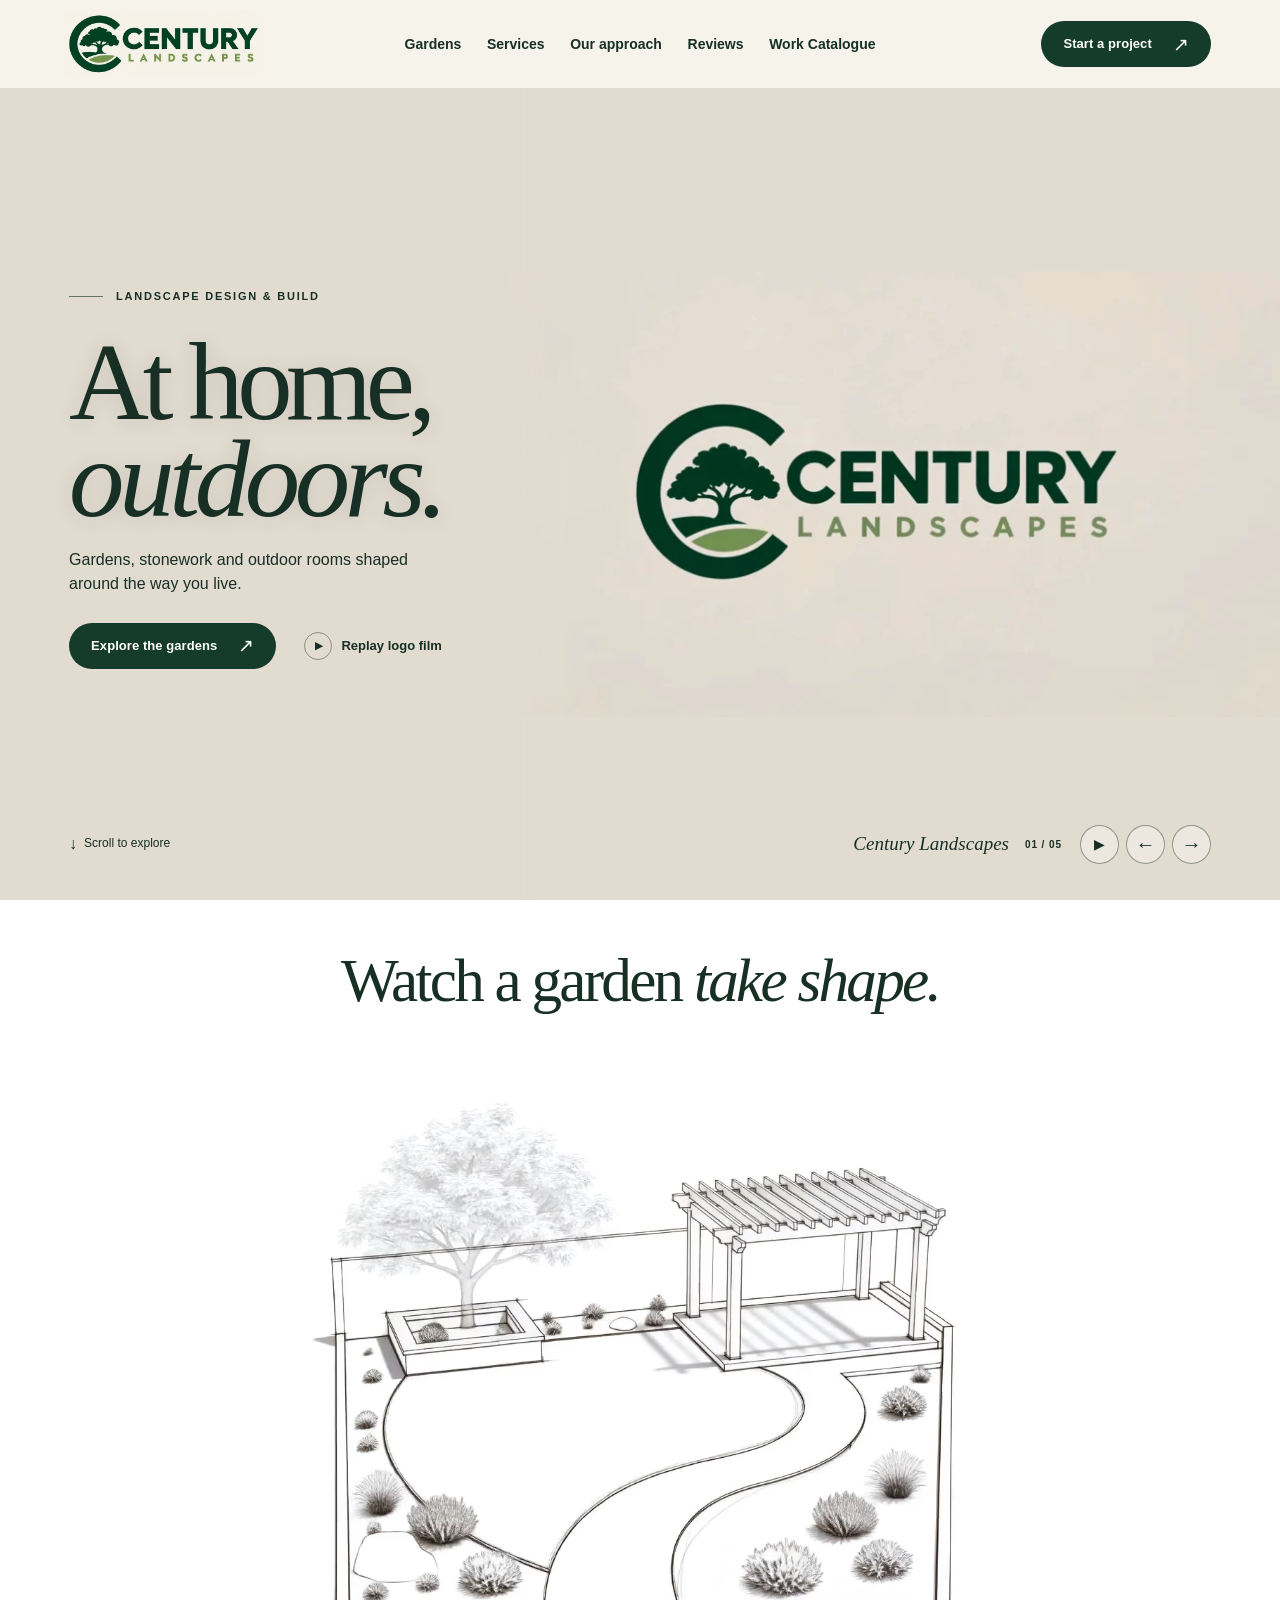
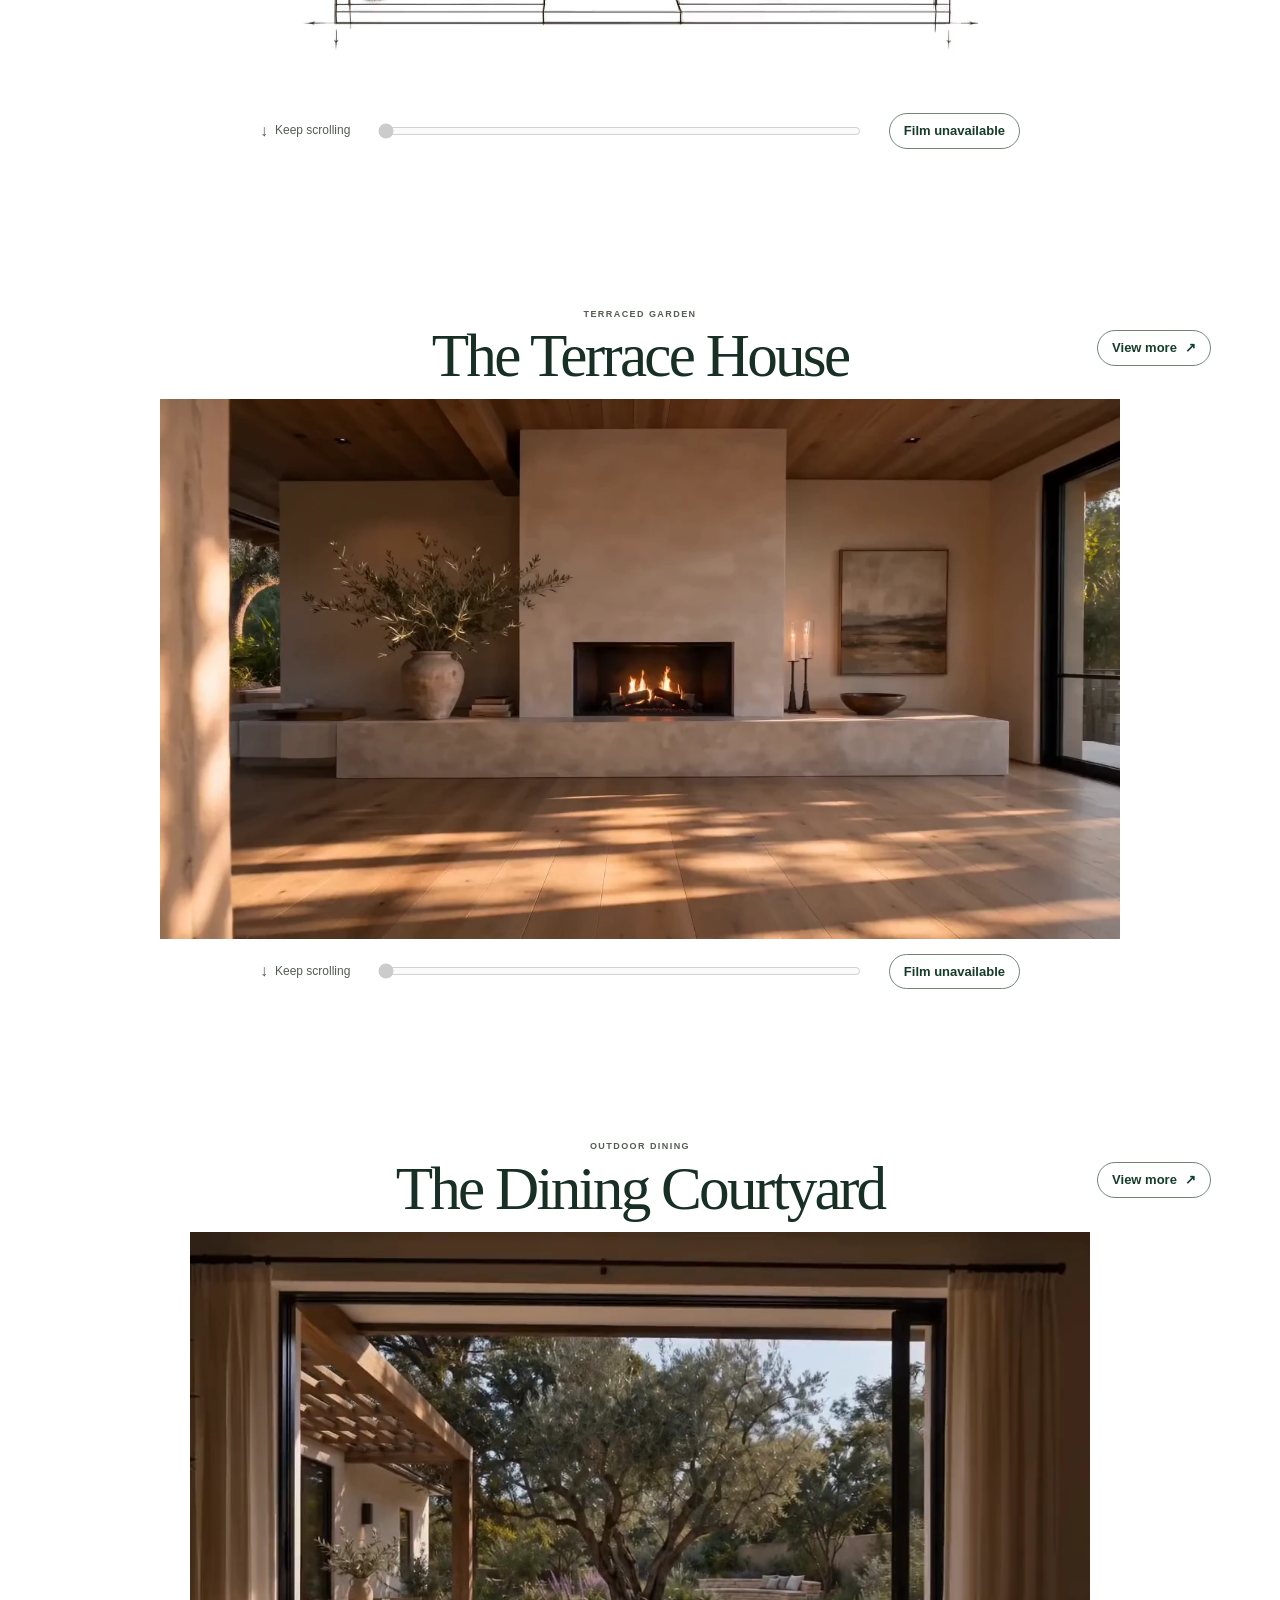
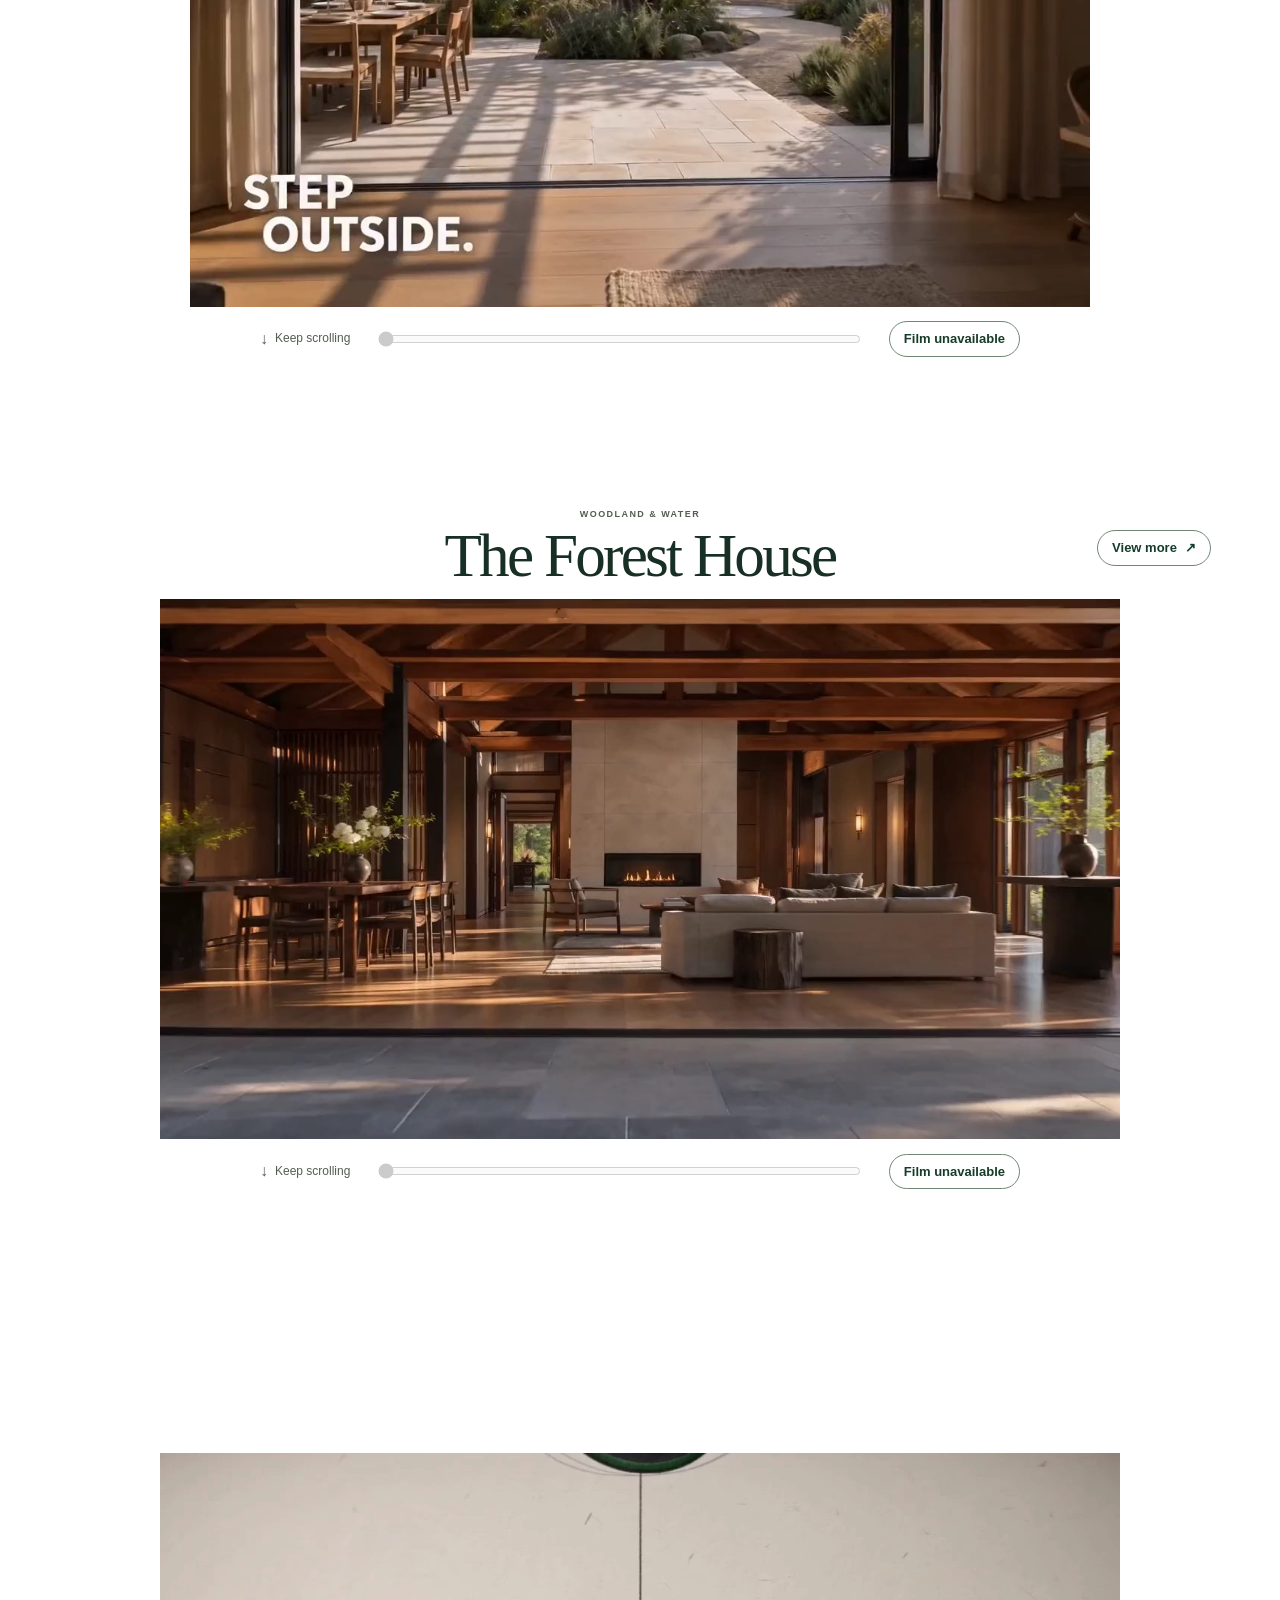
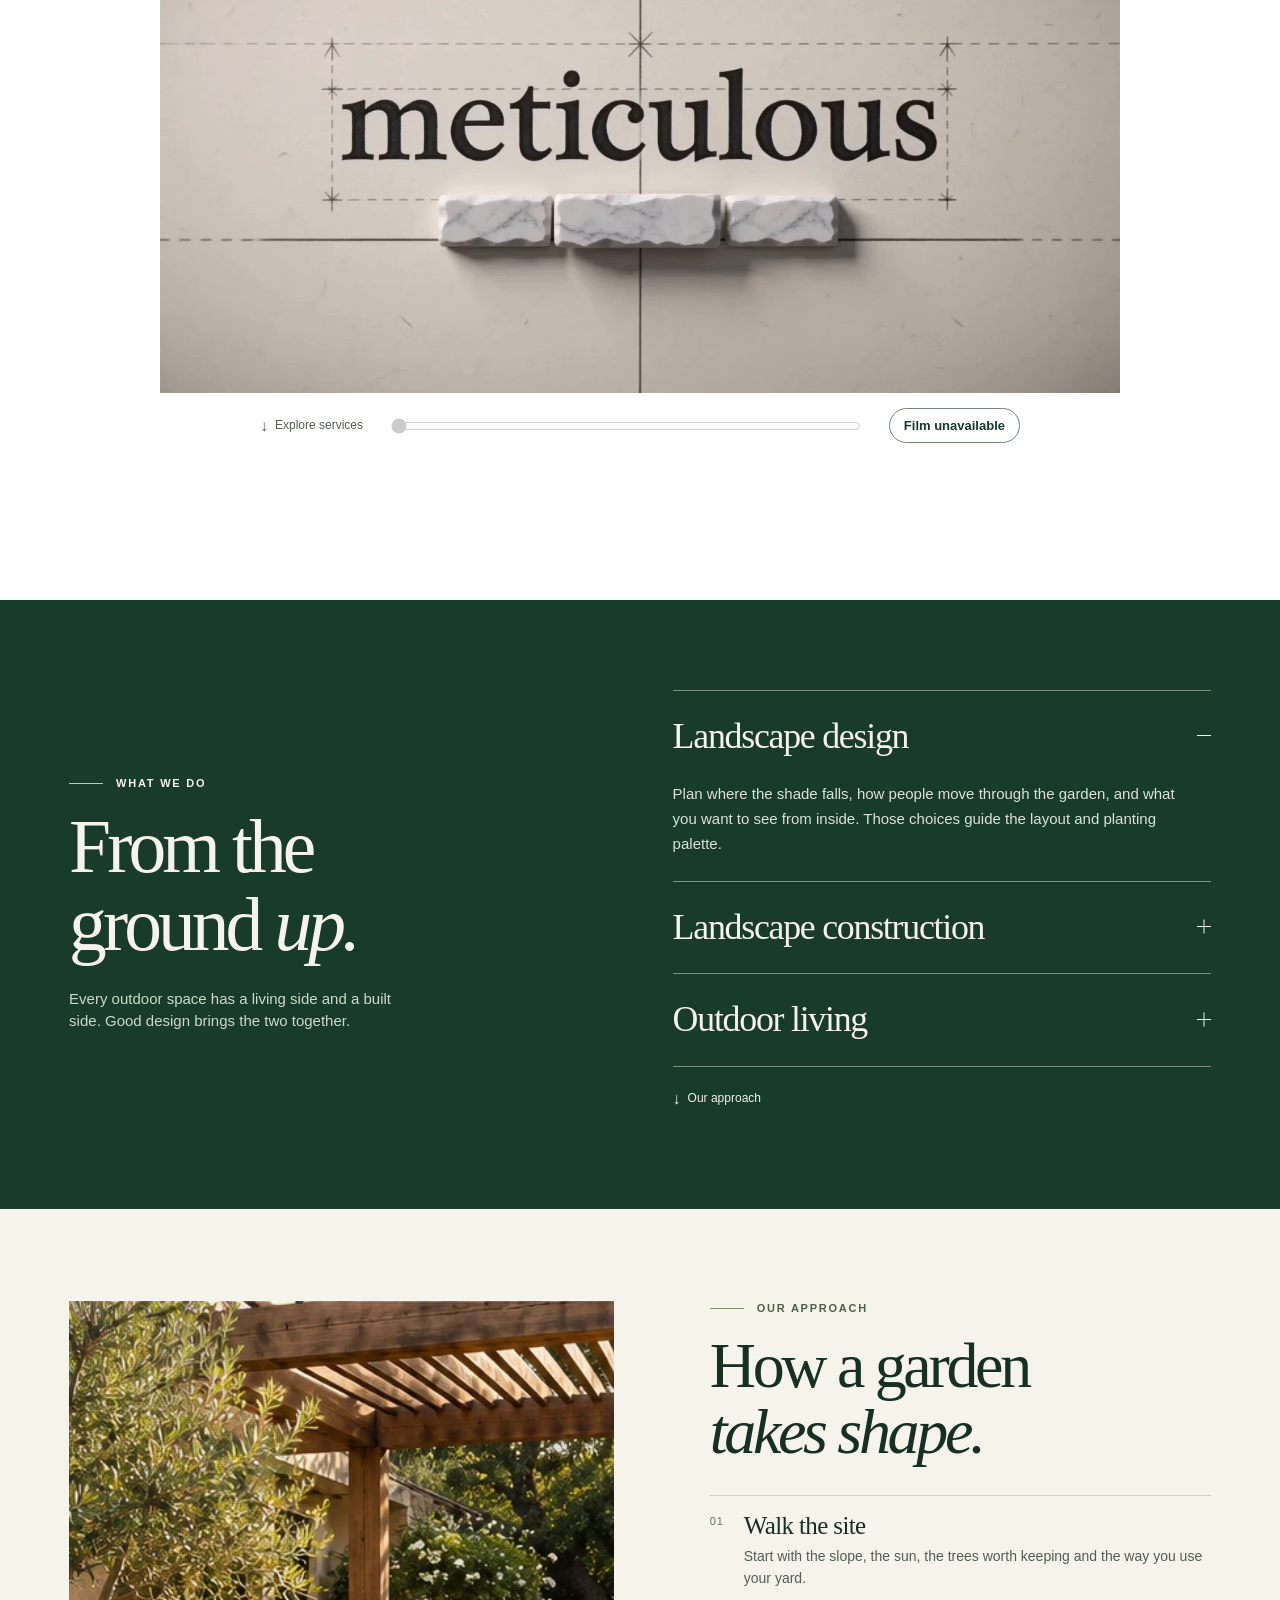
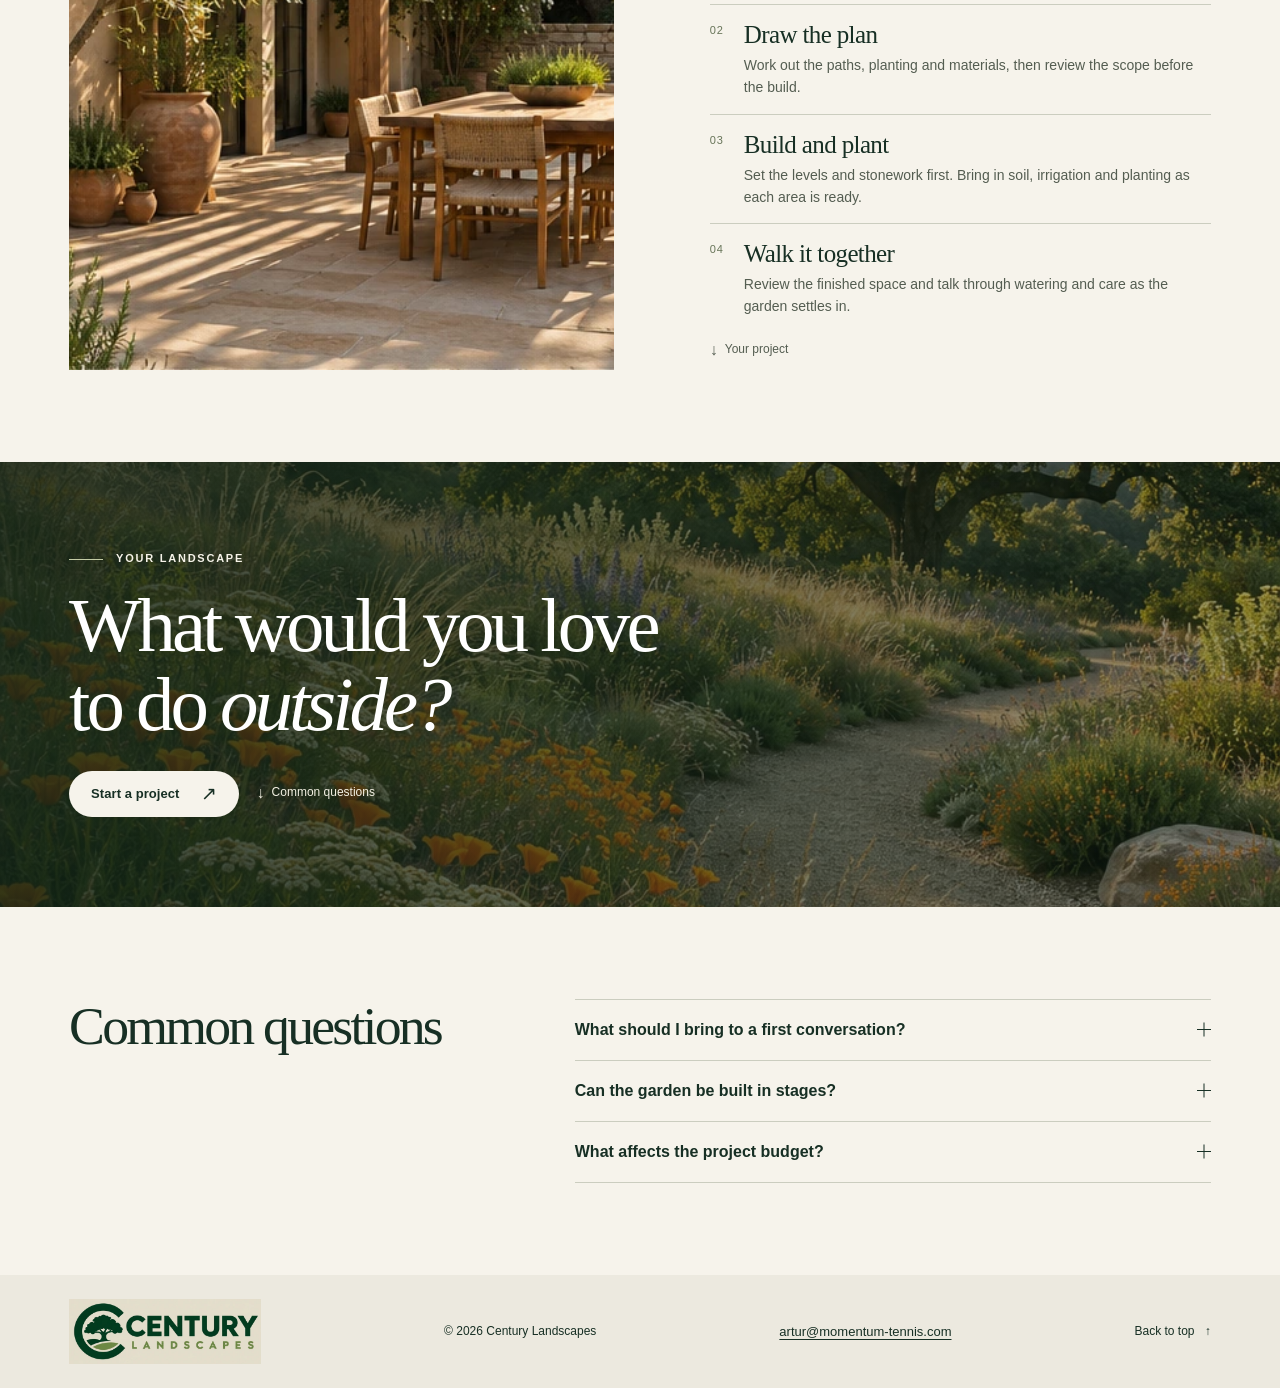
<file: index.html>
<!doctype html>
<html lang="en">
<head>
  <meta charset="utf-8">
  <meta name="viewport" content="width=device-width, initial-scale=1">
  <meta name="theme-color" content="#f6f3eb">
  <meta name="description" content="Explore gardens, stonework and outdoor living with Century Landscapes. Find a design direction and shape a brief for your own landscape.">
  <title>Century Landscapes — Landscape Design &amp; Build</title>
  <link rel="icon" href="assets/icon.png">
  <link rel="preload" as="image" href="assets/film-poster.webp">
  <link rel="stylesheet" href="styles.css">
  <script src="navigation.js" defer></script>
  <script src="app.js" defer></script>
</head>
<body>
  <a class="skip" href="#main">Skip to content</a>
  <header class="mast" id="top">
    <div class="bounds header-inner">
      <a class="brand" href="#top" aria-label="Century Landscapes home"><img src="assets/wordmark.webp" alt="Century Landscapes" width="648" height="220"></a>
      <nav class="desktop-nav" aria-label="Main navigation"><a href="#gardens">Gardens</a><a href="#services">Services</a><a href="#approach">Our approach</a><a href="reviews.html">Reviews</a><a href="before-and-after.html">Work Catalogue</a></nav>
      <div class="head-actions"><button class="pill dark start-project">Start a project <span aria-hidden="true">↗</span></button><button class="menu-toggle" id="menu-toggle" aria-expanded="false" aria-controls="mobile-nav" aria-label="Open menu"><i></i><i></i></button></div>
    </div>
    <nav class="mobile-nav" id="mobile-nav" aria-label="Mobile navigation" hidden><a href="#gardens">Gardens</a><a href="#services">Services</a><a href="#approach">Our approach</a><a href="#questions">Questions</a><a href="reviews.html">Reviews</a><a href="before-and-after.html">Work Catalogue</a></nav>
  </header>
  <main id="main">
    <section class="hero" data-film="logo" aria-labelledby="hero-title">
      <img class="hero-image active" src="assets/terrace.webp" alt="" width="1024" height="510">
      <div class="logo-backdrop" aria-hidden="true"></div>
      <video class="reel-shot logo-shot active" data-title="Century Landscapes" src="assets/century-construction.mp4" data-rate="1" muted playsinline preload="auto" poster="assets/film-poster.webp" aria-hidden="true"></video>
      <video class="reel-shot" data-title="Laying fresh sod" data-src="https://videos.pexels.com/video-files/5492766/5492766-uhd_2560_1440_30fps.mp4" data-rate="0.65" data-start="0.3" data-stop="4.3" muted playsinline preload="none" aria-hidden="true"></video>
      <video class="reel-shot" data-title="Planting a young tree" data-src="https://videos.pexels.com/video-files/8544142/8544142-hd_1920_1080_25fps.mp4" data-rate="0.70" data-start="1" data-stop="5.3" muted playsinline preload="none" aria-hidden="true"></video>
      <video class="reel-shot" data-title="Setting the pavers" data-src="https://cdn.pixabay.com/video/2023/05/18/163640-828210290_large.mp4" data-rate="0.65" data-start="0.4" data-stop="4.4" muted playsinline preload="none" aria-hidden="true"></video>
      <video class="reel-shot" data-title="The finished courtyard" data-src="https://videos.pexels.com/video-files/18531282/18531282-uhd_2560_1440_60fps.mp4" data-rate="0.50" data-start="0.5" data-stop="3.8" muted playsinline preload="none" aria-hidden="true"></video>
      <div class="bounds hero-inner">
        <div class="hero-copy">
          <p class="eyebrow light"><span class="rule"></span> Landscape design &amp; build</p>
          <h1 id="hero-title">At home,<br><em>outdoors.</em></h1>
          <p class="hero-intro">Gardens, stonework and outdoor rooms shaped around the way you live.</p>
          <div class="hero-actions"><a class="pill ivory" href="#gardens">Explore the gardens <span aria-hidden="true">↗</span></a><button id="open-film" class="film-link"><span class="play-icon" aria-hidden="true">▶</span> Replay logo film</button></div>
        </div>
        <div class="hero-foot">
          <a class="scroll-cue" href="#yard-build" aria-label="Scroll to explore the garden design"><span class="cue-arrow" aria-hidden="true">↓</span> Scroll to explore</a>
          <div class="slide-nav" role="group" aria-label="Landscape film controls">
            <div class="slide-info"><span id="slide-caption">Century Landscapes</span><span class="count"><b id="slide-index">01</b> / 05</span></div>
            <button id="slide-motion" class="round" aria-label="Pause homepage reel"><span aria-hidden="true">Ⅱ</span></button><button class="round slide-prev" aria-label="Previous film shot">←</button><button class="round slide-next" aria-label="Next film shot">→</button>
          </div>
        </div>
      </div>
    </section>
    <section class="yard-scroll" id="yard-build" data-scroll-film data-auto-film="gardens" aria-labelledby="yard-title">
      <div class="yard-pin" data-pin>
        <header class="yard-heading"><h2 id="yard-title">Watch a garden <em>take shape.</em></h2></header>
        <div class="yard-stage">
          <video id="yard-film" data-film-video data-src="assets/garden-design-to-build.mp4" muted playsinline preload="none" poster="assets/garden-design-sketch.webp" aria-label="An annotated garden sketch becomes a rendering, then a garden with a curved stone path, lawn and timber pergola." width="960" height="960"></video>
        </div>
        <div class="yard-controls">
          <a class="scroll-cue" href="#terrace-garden-tour-film" aria-label="Keep scrolling to the Terrace House"><span class="cue-arrow" aria-hidden="true">↓</span> Keep scrolling</a>
          <label class="yard-slider"><span class="sr-only">Garden design and construction progress</span><input id="yard-range" data-film-range type="range" min="0" max="347" step="1" value="0" aria-valuetext="Initial garden sketch"></label>
          <button class="yard-play" id="yard-play" data-film-play type="button">Play 20 sec <span aria-hidden="true">▶</span></button>
        </div>
      </div>
    </section>
    <section class="collection gallery" id="gardens" aria-labelledby="gardens-title">
      <h2 class="sr-only" id="gardens-title">Garden tours</h2>
      <article class="gallery-film" id="terrace-garden-tour-film" data-scroll-film data-auto-film="gardens" aria-labelledby="terrace-garden-home-title">
        <div class="gallery-pin" data-pin>
          <header class="gallery-heading">
            <div><p class="card-type">Terraced garden</p><h3 id="terrace-garden-home-title">The Terrace House</h3></div>
            <a class="gallery-more" id="terrace-garden-card" href="#terrace-garden-build" aria-label="View more about The Terrace House">View more <span aria-hidden="true">↗</span></a>
          </header>
          <div class="gallery-screen"><video id="terrace-garden-film" data-film-video data-src="assets/terrace-house-walk.mp4" poster="assets/terrace-house-opening.webp" width="1280" height="720" muted playsinline preload="none" aria-label="Pull back from a cedar living room over limestone terraces, olive trees and lavender."></video></div>
          <div class="gallery-controls">
            <a class="scroll-cue" href="#dining-courtyard-tour-film" aria-label="Keep scrolling to the Dining Courtyard"><span class="cue-arrow" aria-hidden="true">↓</span> Keep scrolling</a>
            <label><span class="sr-only">The Terrace House film position</span><input data-film-range type="range" min="0" max="1000" value="0" aria-valuetext="Start of film"></label>
            <button data-film-play type="button">Play 20 sec <span aria-hidden="true">▶</span></button>
          </div>
        </div>
      </article>
      <article class="gallery-film" id="dining-courtyard-tour-film" data-scroll-film data-auto-film="gardens" aria-labelledby="dining-courtyard-home-title">
        <div class="gallery-pin" data-pin>
          <header class="gallery-heading">
            <div><p class="card-type">Outdoor dining</p><h3 id="dining-courtyard-home-title">The Dining Courtyard</h3></div>
            <a class="gallery-more" id="dining-courtyard-card" href="#dining-courtyard-build" aria-label="View more about The Dining Courtyard">View more <span aria-hidden="true">↗</span></a>
          </header>
          <div class="gallery-screen"><video id="dining-courtyard-film" data-film-video data-src="assets/dining-courtyard-walk.mp4" poster="assets/dining-doorway.webp" width="1112" height="834" muted playsinline preload="none" aria-label="Move from the dining room past the pergola and olive tree to the curved stone bench."></video></div>
          <div class="gallery-controls">
            <a class="scroll-cue" href="#forest-house-tour-film" aria-label="Keep scrolling to the Forest House"><span class="cue-arrow" aria-hidden="true">↓</span> Keep scrolling</a>
            <label><span class="sr-only">The Dining Courtyard film position</span><input data-film-range type="range" min="0" max="1000" value="0" aria-valuetext="Start of film"></label>
            <button data-film-play type="button">Play 20 sec <span aria-hidden="true">▶</span></button>
          </div>
        </div>
      </article>
      <article class="gallery-film" id="forest-house-tour-film" data-scroll-film data-auto-film="gardens" aria-labelledby="forest-house-home-title">
        <div class="gallery-pin" data-pin>
          <header class="gallery-heading">
            <div><p class="card-type">Woodland &amp; water</p><h3 id="forest-house-home-title">The Forest House</h3></div>
            <a class="gallery-more" id="forest-house-card" href="#forest-house-build" aria-label="View more about The Forest House">View more <span aria-hidden="true">↗</span></a>
          </header>
          <div class="gallery-screen"><video id="forest-house-film" data-film-video data-src="assets/forest-house-walk.mp4" poster="assets/forest-doorway.webp" width="1280" height="720" muted playsinline preload="none" aria-label="Rise from the cedar house over a woodland lawn and reflecting pond."></video></div>
          <div class="gallery-controls">
            <a class="scroll-cue" href="#values-film" aria-label="Keep scrolling to our values"><span class="cue-arrow" aria-hidden="true">↓</span> Keep scrolling</a>
            <label><span class="sr-only">The Forest House film position</span><input data-film-range type="range" min="0" max="1000" value="0" aria-valuetext="Start of film"></label>
            <button data-film-play type="button">Play 20 sec <span aria-hidden="true">▶</span></button>
          </div>
        </div>
      </article>
    </section>
    <section class="gallery-film" id="values-film" data-scroll-film data-auto-film="gardens" aria-labelledby="values-title">
      <div class="gallery-pin" data-pin>
        <h2 class="sr-only" id="values-title">The values of Century Landscapes</h2>
        <div class="gallery-screen"><video id="values-logo-film" data-film-video data-src="assets/values-and-logo.mp4" poster="assets/values-opening.webp" width="1280" height="720" muted playsinline preload="none" aria-label="Meticulous, dependable, knowledgeable and collaborative, followed by the complete Century Landscapes logo."></video></div>
        <div class="gallery-controls">
          <a class="scroll-cue" href="#services"><span class="cue-arrow" aria-hidden="true">↓</span> Explore services</a>
          <label><span class="sr-only">Values and logo animation position</span><input data-film-range type="range" min="0" max="1000" value="0" aria-valuetext="Start of film"></label>
          <button data-film-play type="button">Play 20 sec <span aria-hidden="true">▶</span></button>
        </div>
      </div>
    </section>
    <section class="services" id="services" aria-labelledby="services-title"><div class="bounds service-grid">
      <div class="services-heading"><p class="eyebrow light"><span class="rule"></span> What we do</p><h2 id="services-title">From the<br>ground <em>up.</em></h2><p>Every outdoor space has a living side and a built side. Good design brings the two together.</p></div>
      <div class="service-list">
        <details open><summary>Landscape design <span class="plus" aria-hidden="true"></span></summary><p>Plan where the shade falls, how people move through the garden, and what you want to see from inside. Those choices guide the layout and planting palette.</p></details>
        <details><summary>Landscape construction <span class="plus" aria-hidden="true"></span></summary><p>Stone steps, walls, paths and terraces give a garden its shape. Materials, changes in level and drainage need to work together from the start.</p></details>
        <details><summary>Outdoor living <span class="plus" aria-hidden="true"></span></summary><p>Make room for the things you already love doing. A shaded table near the kitchen, a reading bench or an evening gathering spot can anchor the whole plan.</p></details>
        <a class="scroll-cue section-cue" href="#approach"><span class="cue-arrow" aria-hidden="true">↓</span> Our approach</a>
      </div>
    </div></section>
    <section class="approach bounds section-space" id="approach" aria-labelledby="approach-title">
      <div class="approach-photo"><img src="assets/courtyard.webp" loading="lazy" alt="Slatted timber casts patterned shade across a garden courtyard"></div>
      <div class="approach-copy"><p class="eyebrow"><span class="rule"></span> Our approach</p><h2 id="approach-title">How a garden<br><em>takes shape.</em></h2>
      <ol class="process">
        <li><div><h3>Walk the site</h3><p>Start with the slope, the sun, the trees worth keeping and the way you use your yard.</p></div></li>
        <li><div><h3>Draw the plan</h3><p>Work out the paths, planting and materials, then review the scope before the build.</p></div></li>
        <li><div><h3>Build and plant</h3><p>Set the levels and stonework first. Bring in soil, irrigation and planting as each area is ready.</p></div></li>
        <li><div><h3>Walk it together</h3><p>Review the finished space and talk through watering and care as the garden settles in.</p></div></li>
      </ol>
      <a class="scroll-cue section-cue" href="#your-landscape"><span class="cue-arrow" aria-hidden="true">↓</span> Your project</a></div>
    </section>
    <section class="project-band" id="your-landscape"><img src="assets/meadow.webp" loading="lazy" alt=""><div class="bounds"><p class="eyebrow light"><span class="rule"></span> Your landscape</p><h2>What would you love<br>to do <em>outside?</em></h2><button class="pill ivory start-project">Start a project <span aria-hidden="true">↗</span></button><a class="scroll-cue project-cue" href="#questions"><span class="cue-arrow" aria-hidden="true">↓</span> Common questions</a></div></section>
    <section class="faq bounds section-space" id="questions"><h2>Common questions</h2><div>
      <details><summary>What should I bring to a first conversation?<span class="plus" aria-hidden="true"></span></summary><p>A few photos, rough measurements and a short wish list are a good start. Include anything you want to keep, such as a mature tree or a favorite view.</p></details>
      <details><summary>Can the garden be built in stages?<span class="plus" aria-hidden="true"></span></summary><p>A whole-site plan can account for future phases. Think about access, drainage and irrigation early so the first phase leaves room for the next.</p></details>
      <details><summary>What affects the project budget?<span class="plus" aria-hidden="true"></span></summary><p>Site access, changes in grade, the size of paved areas and material choices all shape the estimate. Add your priorities and a comfortable budget to your brief.</p></details>
    </div></section>
  </main>
  <main class="garden-tour" id="terrace-garden" hidden aria-labelledby="terrace-garden-title">
    <section class="tour-track" data-scroll-film aria-label="The Terrace House film">
      <div class="tour-pin" data-pin>
        <header class="tour-head">
          <a class="tour-back" href="#gardens"><span aria-hidden="true">←</span> All gardens</a>
          <h1 id="terrace-garden-title" tabindex="-1">The Terrace House</h1>
          <a class="tour-jump" href="#terrace-garden-build">Materials &amp; build <span aria-hidden="true">↓</span></a>
        </header>
        <div class="tour-screen">
          <video data-film-video data-copy="terrace-garden-film" width="1280" height="720" muted playsinline preload="none" aria-label="Pull back from a cedar living room over limestone terraces, olive trees and lavender."></video>
        </div>
        <div class="tour-controls">
          <a class="scroll-cue" href="#terrace-garden-build"><span class="cue-arrow" aria-hidden="true">↓</span> Design details</a>
          <label><span class="sr-only">The Terrace House film position</span><input data-film-range type="range" min="0" max="1000" value="0" aria-valuetext="Start of film"></label>
          <button data-film-play type="button">Play 20 sec <span aria-hidden="true">▶</span></button>
        </div>
      </div>
    </section>
    <article id="terrace-garden-build" class="tour-notes bounds" aria-labelledby="terrace-garden-design">
      <p class="tour-project-name">The Terrace House</p>
      <h2 id="terrace-garden-design" tabindex="-1">The design</h2>
      <p class="tour-lead">A run of broad limestone steps follows the slope to the open cedar house. The stair bends at the lower landing, giving the olive tree room on one side and a deep, sunlit planting bed on the other.</p>
      <section class="design-keyframes" aria-labelledby="terrace-garden-keyframes">
        <h3 id="terrace-garden-keyframes">Terrace House keyframes</h3>
        <div class="keyframe-grid">
          <figure><img src="assets/terrace-frame-01-00s-fireplace.webp" width="672" height="378" loading="lazy" decoding="async" alt="A lit fireplace and pale hearth between a timber post and a table."><figcaption><strong>The hearth</strong> <small class="frame-time">0:00</small><p>The long stone hearth establishes the sightline back into the house from the upper landing.</p></figcaption></figure>
          <figure><img src="assets/terrace-frame-02-03s-living-room.webp" width="672" height="378" loading="lazy" decoding="async" alt="A cream sofa and timber dining table sit under an exposed cedar ceiling."><figcaption><strong>The living room</strong> <small class="frame-time">0:03</small><p>The oak floor and exposed beams run toward the garden doors, with dining and seating on either side.</p></figcaption></figure>
          <figure><img src="assets/terrace-frame-03-05s-threshold.webp" width="672" height="378" loading="lazy" decoding="async" alt="Open dark-framed doors viewed from the stone landing."><figcaption><strong>The upper landing</strong> <small class="frame-time">0:05</small><p>Pale limestone begins at the open doors, marking the change from the timber floor to the garden.</p></figcaption></figure>
          <figure><img src="assets/terrace-frame-04-08s-limestone-steps.webp" width="672" height="378" loading="lazy" decoding="async" alt="Purple flowers and silver foliage flank a flight of pale steps."><figcaption><strong>The first flight</strong> <small class="frame-time">0:08</small><p>Broad limestone treads descend between low stone walls planted with lavender and sage.</p></figcaption></figure>
          <figure><img src="assets/terrace-frame-05-11s-lower-landing.webp" width="672" height="378" loading="lazy" decoding="async" alt="A bending stair climbs toward the cedar house between mature trees."><figcaption><strong>The lower bend</strong> <small class="frame-time">0:11</small><p>The change in stair direction leaves a deep planting pocket at the inside of the turn.</p></figcaption></figure>
          <figure><img src="assets/terrace-frame-06-15s-raised-garden-view.webp" width="672" height="378" loading="lazy" decoding="async" alt="The roof and two curved garden levels seen between the oak and olive."><figcaption><strong>The planted terraces</strong> <small class="frame-time">0:15</small><p>From above, the curved retaining walls show how the planting beds step down the slope.</p></figcaption></figure>
        </div>
      </section>
      <div class="tour-columns">
        <section><h3>Materials &amp; planting</h3><dl>
          <div><dt>Limestone and fieldstone</dt><dd>Pale limestone treads catch the late light. Low, rough-faced stone walls trace the landings and hold the planting beds at different levels.</dd></div>
          <div><dt>Cedar and shade</dt><dd>The warm timber façade meets the upper terrace at the open doors. The mature oak and silver-leaved olive frame the approach.</dd></div>
          <div><dt>Planting palette</dt><dd>Lavender and sage sit close to the treads. Fine grasses rise behind them, bringing movement to the long edges of the stone.</dd></div>
        </dl></section>
        <section><h3>How it comes together</h3><ol>
          <li>Walk the slope from the house to the lower path. Mark the landings and the bend around the trees before laying out the stair.</li>
          <li>Set terrace levels and drainage, then form the low retaining walls. Fit the limestone treads so the upper landing meets the doorway cleanly.</li>
          <li>Prepare the beds and irrigation before planting. Repeat lavender and sage along the stair and give the grasses room to spill toward the walls.</li>
        </ol></section>
      </div>
      <details class="terrace-prompt">
        <summary>Read the DaVinci animation prompt <span class="plus" aria-hidden="true"></span></summary>
        <div class="terrace-prompt-body">
          <p>Create one continuous, photorealistic 15-second reverse flyout of the Terrace House. Output 16:9 at 24 fps. Read the supplied six-frame storyboard from left to right across each row. Use the six images as camera-position anchors at 0, 3, 5, 8, 11 and 15 seconds. Start six metres inside the cedar house with the open doors behind the camera. Aim at the fireplace as the camera backs through the doorway. Once outside, keep the open doorway in view.</p>
          <p><strong>0–3 seconds | Fireplace to living room</strong><br>Open tight on the lit fireplace and long pale stone hearth. A timber post fills the near left edge, a vase of olive branches sits to the left of the fire, and the corner of a timber table enters from the right. Dolly backward at eye level. The post slides past as the cream sofa appears on the left and the dining chairs and pendant lights appear on the right. Afternoon light crosses the oak floor beneath an exposed cedar ceiling.</p>
          <p><strong>3–5 seconds | Through the doorway</strong><br>Continue backward through the already-open glass doors. The dark jambs enter from both sides and frame the distant fireplace. Cross the threshold in one smooth move. The interior oak floor recedes and the pale limestone upper landing enters the foreground. Hold the fireplace in view as in frame three.</p>
          <p><strong>5–8 seconds | Upper landing to limestone steps</strong><br>Back across the landing and out above the first flight, looking uphill at the open doorway. Bring the fronts of the broad limestone treads into view from below. Low rough-faced stone walls border the steps. Purple lavender, silver sage and feathery golden grasses rise on both sides.</p>
          <p><strong>8–11 seconds | The lower bend</strong><br>Follow the bend of the staircase backward toward the lower landing. Drift just enough sideways to match frame five: the stair climbs through the left half of the image and the house sits upper right. A broad oak canopy frames the left edge and a mature silver olive frames the right. Nearby grass heads cross the lens faster than the cedar façade moves in the distance.</p>
          <p><strong>11–15 seconds | The elevated terrace reveal</strong><br>Continue retreating and rise into an oblique view. Tilt gently downward until the cedar roof and single chimney, open doorway, upper landing, curved limestone stairs and two planted terrace levels read together. Match frame six by 13.5 seconds, ease to a complete stop and hold that composition through the final frame.</p>
          <p>Use a fixed 28 mm lens, consistent warm late-afternoon side light and a slight breeze in the grasses. Preserve the exact locations of the fireplace, doorway, staircase, stone walls, oak and olive. Render a single full-screen view throughout. Exclude cuts, digital zooms, captions, logos, watermarks, panel borders and end cards.</p>
          <a href="assets/terrace-house-davinci-prompt.txt" download="Terrace-House-DaVinci-Prompt.txt">Download prompt (.txt)</a>
        </div>
      </details>
      <button class="pill dark tour-brief" type="button" data-direction="The Terrace House">Use this in my brief <span aria-hidden="true">↗</span></button>
    </article>
  </main>
  <main class="garden-tour" id="dining-courtyard" hidden aria-labelledby="dining-courtyard-title">
    <section class="tour-track" data-scroll-film aria-label="The Dining Courtyard film">
      <div class="tour-pin" data-pin>
        <header class="tour-head">
          <a class="tour-back" href="#gardens"><span aria-hidden="true">←</span> All gardens</a>
          <h1 id="dining-courtyard-title" tabindex="-1">The Dining Courtyard</h1>
          <a class="tour-jump" href="#dining-courtyard-build">Materials &amp; build <span aria-hidden="true">↓</span></a>
        </header>
        <div class="tour-screen">
          <video data-film-video data-copy="dining-courtyard-film" width="1112" height="834" muted playsinline preload="none" aria-label="Move from the dining room past the pergola and olive tree to the curved stone bench."></video>
        </div>
        <div class="tour-controls">
          <a class="scroll-cue" href="#dining-courtyard-build"><span class="cue-arrow" aria-hidden="true">↓</span> Design details</a>
          <label><span class="sr-only">The Dining Courtyard film position</span><input data-film-range type="range" min="0" max="1000" value="0" aria-valuetext="Start of film"></label>
          <button data-film-play type="button">Play 20 sec <span aria-hidden="true">▶</span></button>
        </div>
      </div>
    </section>
    <article id="dining-courtyard-build" class="tour-notes bounds" aria-labelledby="dining-courtyard-design">
      <p class="tour-project-name">The Dining Courtyard</p>
      <h2 id="dining-courtyard-design" tabindex="-1">The design</h2>
      <p class="tour-lead">The dining table sits just outside the kitchen doors, where pergola slats cast long bands of shade. A curved path slips past the olive tree and opens into a second, quieter gathering space around a built-in bench.</p>
      <section class="design-keyframes" aria-labelledby="dining-courtyard-keyframes">
        <h3 id="dining-courtyard-keyframes">Dining Courtyard keyframes</h3>
        <div class="keyframe-grid">
          <figure><img src="assets/dining-courtyard-keyframe-1.webp" width="672" height="378" loading="lazy" decoding="async" alt="A shaded living room opens onto a sunlit courtyard with an olive tree."><figcaption><strong>The view from indoors</strong><p>The open doorway frames the olive tree and gives the walk into the courtyard a clear destination.</p></figcaption></figure>
          <figure><img src="assets/dining-courtyard-keyframe-2.webp" width="672" height="378" loading="lazy" decoding="async" alt="The doorway opens onto stone paving beside the timber dining table."><figcaption><strong>Across the threshold</strong><p>Pale paving connects the doorway to the outdoor table, with room to pass beside the chairs.</p></figcaption></figure>
          <figure><img src="assets/dining-courtyard-keyframe-3.webp" width="672" height="378" loading="lazy" decoding="async" alt="Slatted pergola beams shade the table at the left of the courtyard."><figcaption><strong>Under the pergola</strong><p>Timber slats cast bands of shade over the table and mark the edge of the dining space.</p></figcaption></figure>
          <figure><img src="assets/dining-courtyard-keyframe-4.webp" width="672" height="378" loading="lazy" decoding="async" alt="A curved path passes an olive trunk, ornamental grasses and purple flowers."><figcaption><strong>Around the olive</strong><p>The path bends around the trunk. Low planting along the inside of the curve leaves the stone bench in view.</p></figcaption></figure>
          <figure><img src="assets/dining-courtyard-keyframe-5.webp" width="672" height="378" loading="lazy" decoding="async" alt="A pale cushioned seat curves along the paving with the pergola beyond."><figcaption><strong>The seating circle</strong><p>The curved stone seat turns conversation inward and gives a view back toward the dining terrace.</p></figcaption></figure>
          <figure><img src="assets/dining-courtyard-keyframe-6.webp" width="672" height="378" loading="lazy" decoding="async" alt="The dining terrace and rounded seating court seen from above."><figcaption><strong>The courtyard plan</strong><p>The elevated view shows how the path links two gathering places around the same tree.</p></figcaption></figure>
        </div>
      </section>
      <div class="tour-columns">
        <section><h3>Materials &amp; planting</h3><dl>
          <div><dt>Paving</dt><dd>Pale limestone slabs give the dining table a level surface. Smaller cuts follow the bend toward the seating circle.</dd></div>
          <div><dt>Timber and stone</dt><dd>Warm timber posts and slats frame the dining terrace. Buff stacked-stone facing wraps the curved bench, with loose outdoor cushions along its inside edge.</dd></div>
          <div><dt>Planting</dt><dd>A multi-stem olive anchors the turn in the path. Ornamental grasses, low shrubs and purple flowering perennials soften the stone edges.</dd></div>
        </dl></section>
        <section><h3>How it comes together</h3><ol>
          <li>Lay out the dining area from the open doors. Mark the path and seating circle around the olive, leaving room to pull out chairs and walk behind them.</li>
          <li>Set the terrace levels and drainage, then prepare the paving base. Establish the pergola posts and seat wall before fitting the limestone around their edges.</li>
          <li>Finish the slatted pergola and bench, install irrigation, and plant outward from the olive in loose groups. Add the table and cushions once the stonework is complete.</li>
        </ol></section>
      </div>
      <button class="pill dark tour-brief" type="button" data-direction="The Dining Courtyard">Use this in my brief <span aria-hidden="true">↗</span></button>
    </article>
  </main>
  <main class="garden-tour" id="forest-house" hidden aria-labelledby="forest-house-title">
    <section class="tour-track" data-scroll-film aria-label="The Forest House film">
      <div class="tour-pin" data-pin>
        <header class="tour-head">
          <a class="tour-back" href="#gardens"><span aria-hidden="true">←</span> All gardens</a>
          <h1 id="forest-house-title" tabindex="-1">The Forest House</h1>
          <a class="tour-jump" href="#forest-house-build">Materials &amp; build <span aria-hidden="true">↓</span></a>
        </header>
        <div class="tour-screen">
          <video data-film-video data-copy="forest-house-film" width="1280" height="720" muted playsinline preload="none" aria-label="Rise from the cedar house over a woodland lawn and reflecting pond."></video>
        </div>
        <div class="tour-controls">
          <a class="scroll-cue" href="#forest-house-build"><span class="cue-arrow" aria-hidden="true">↓</span> Design details</a>
          <label><span class="sr-only">The Forest House film position</span><input data-film-range type="range" min="0" max="1000" value="0" aria-valuetext="Start of film"></label>
          <button data-film-play type="button">Play 20 sec <span aria-hidden="true">▶</span></button>
        </div>
      </div>
    </section>
    <article id="forest-house-build" class="tour-notes bounds" aria-labelledby="forest-house-design">
      <p class="tour-project-name">The Forest House</p>
      <h2 id="forest-house-design" tabindex="-1">The design</h2>
      <p class="tour-lead">The view begins at the hearth and runs the length of a still reflecting pond. A rectangular lawn keeps the center open. At its edges, layered planting carries the eye from the low terrace to the taller woodland canopy.</p>
      <section class="design-keyframes" aria-labelledby="forest-house-keyframes">
        <h3 id="forest-house-keyframes">Forest House keyframes</h3>
        <div class="keyframe-grid">
          <figure><img src="assets/forest-house-keyframe-1.webp" width="672" height="378" loading="lazy" decoding="async" alt="A dark timber post frames the dining table and a pale fireplace."><figcaption><strong>The hearth</strong><p>The pale fireplace gives the eye a fixed point as the view moves back through the darker cedar interior.</p></figcaption></figure>
          <figure><img src="assets/forest-house-keyframe-2.webp" width="672" height="378" loading="lazy" decoding="async" alt="Wide cedar ceiling beams span the living room and dining area."><figcaption><strong>The open living room</strong><p>The open span between timber posts gives the seating area an uninterrupted view out to the garden.</p></figcaption></figure>
          <figure><img src="assets/forest-house-keyframe-3.webp" width="672" height="378" loading="lazy" decoding="async" alt="Gray terrace steps below the open cedar façade, with white flowers on the left."><figcaption><strong>The stone threshold</strong><p>Broad gray steps carry the line of the open doorway down to the lawn.</p></figcaption></figure>
          <figure><img src="assets/forest-house-keyframe-4.webp" width="672" height="378" loading="lazy" decoding="async" alt="A bridge spans dark water between the mown lawn and red maple."><figcaption><strong>The pond crossing</strong><p>A low timber bridge crosses the narrow reflecting pond beside the red maple.</p></figcaption></figure>
          <figure><img src="assets/forest-house-keyframe-5.webp" width="672" height="378" loading="lazy" decoding="async" alt="Ferns and clipped pines border a rectangular lawn and a long pond."><figcaption><strong>The woodland border</strong><p>Ferns and low pines soften the lawn edge, while the straight pond coping holds a clear line toward the house.</p></figcaption></figure>
          <figure><img src="assets/forest-house-keyframe-6.webp" width="672" height="378" loading="lazy" decoding="async" alt="An elevated view of the cedar house, central lawn, reflecting pond and surrounding trees."><figcaption><strong>The garden from above</strong><p>The lawn and pond run side by side. Taller trees enclose them while leaving the view to the house open.</p></figcaption></figure>
        </div>
      </section>
      <div class="tour-columns">
        <section><h3>Materials &amp; planting</h3><dl>
          <div><dt>Timber and paving</dt><dd>The exposed timber ceiling and dark wood exterior meet a terrace of large gray stone slabs. The paving carries the doorway line out to the lawn.</dd></div>
          <div><dt>Water and stone</dt><dd>Straight stone coping defines a long, narrow pond. A crossing near the house connects the terrace to the planted bank, where larger boulders break up the straight edge.</dd></div>
          <div><dt>Woodland planting</dt><dd>A red-leaved Japanese maple marks the terrace. Sculptural pines, white-flowering shrubs, ferns and fine grasses form layers beneath the taller trees.</dd></div>
        </dl></section>
        <section><h3>How it comes together</h3><ol>
          <li>Align the pond and lawn with the main opening in the house. Set out the terrace, crossing and garden edges around the established trees.</li>
          <li>Form the pond basin and plan its circulation, overflow and maintenance access. Fit the liner and coping, then complete the crossing and lay the terrace paving.</li>
          <li>Grade the lawn and place the boulders before planting. Anchor the beds with maples and pines, then fill the edges with shrubs, grasses and ferns to soften the transition into the woods.</li>
        </ol></section>
      </div>
      <button class="pill dark tour-brief" type="button" data-direction="The Forest House">Use this in my brief <span aria-hidden="true">↗</span></button>
    </article>
  </main>
  <footer><div class="bounds footer-wrap"><a href="#top" aria-label="Century Landscapes home"><img src="assets/wordmark.webp" width="192" height="65" alt="Century Landscapes"></a><p>© 2026 Century Landscapes</p><a class="footer-email" href="mailto:artur@momentum-tennis.com">artur@momentum-tennis.com</a><a class="backtop" href="#top">Back to top <span aria-hidden="true">↑</span></a></div></footer>
  <dialog id="project-dialog" aria-labelledby="project-title"><button class="close" aria-label="Close project brief">×</button><div class="dialog-copy"><p class="eyebrow"><span class="rule"></span> Project planner</p><h2 id="project-title">Your outdoor space.</h2><p id="form-description">Tell us about your space. Your email app will open with a project inquiry addressed to <a href="mailto:artur@momentum-tennis.com">artur@momentum-tennis.com</a>.</p>
    <form id="project-form"><div class="form-pair"><label>Your name<input name="name" autocomplete="name" required maxlength="100"></label><label>Project city<input name="city" autocomplete="address-level2" required maxlength="100"></label></div>
    <label>Design direction<select name="direction"><option>Open to ideas</option><option>The Terrace House</option><option>The Dining Courtyard</option><option>The Forest House</option></select></label>
    <label>What would you like to change?<textarea name="goals" required rows="3" maxlength="1500" placeholder="A shady place for dinner, a better path to the house…"></textarea></label>
    <div class="inquiry-actions"><button type="submit" class="pill dark" id="brief-action">Open email draft <span aria-hidden="true">↗</span></button><button type="button" class="save-brief" id="save-brief">Download a copy</button></div><p class="form-status" role="status"></p></form>
  </div></dialog>
</body>
</html>
</file>
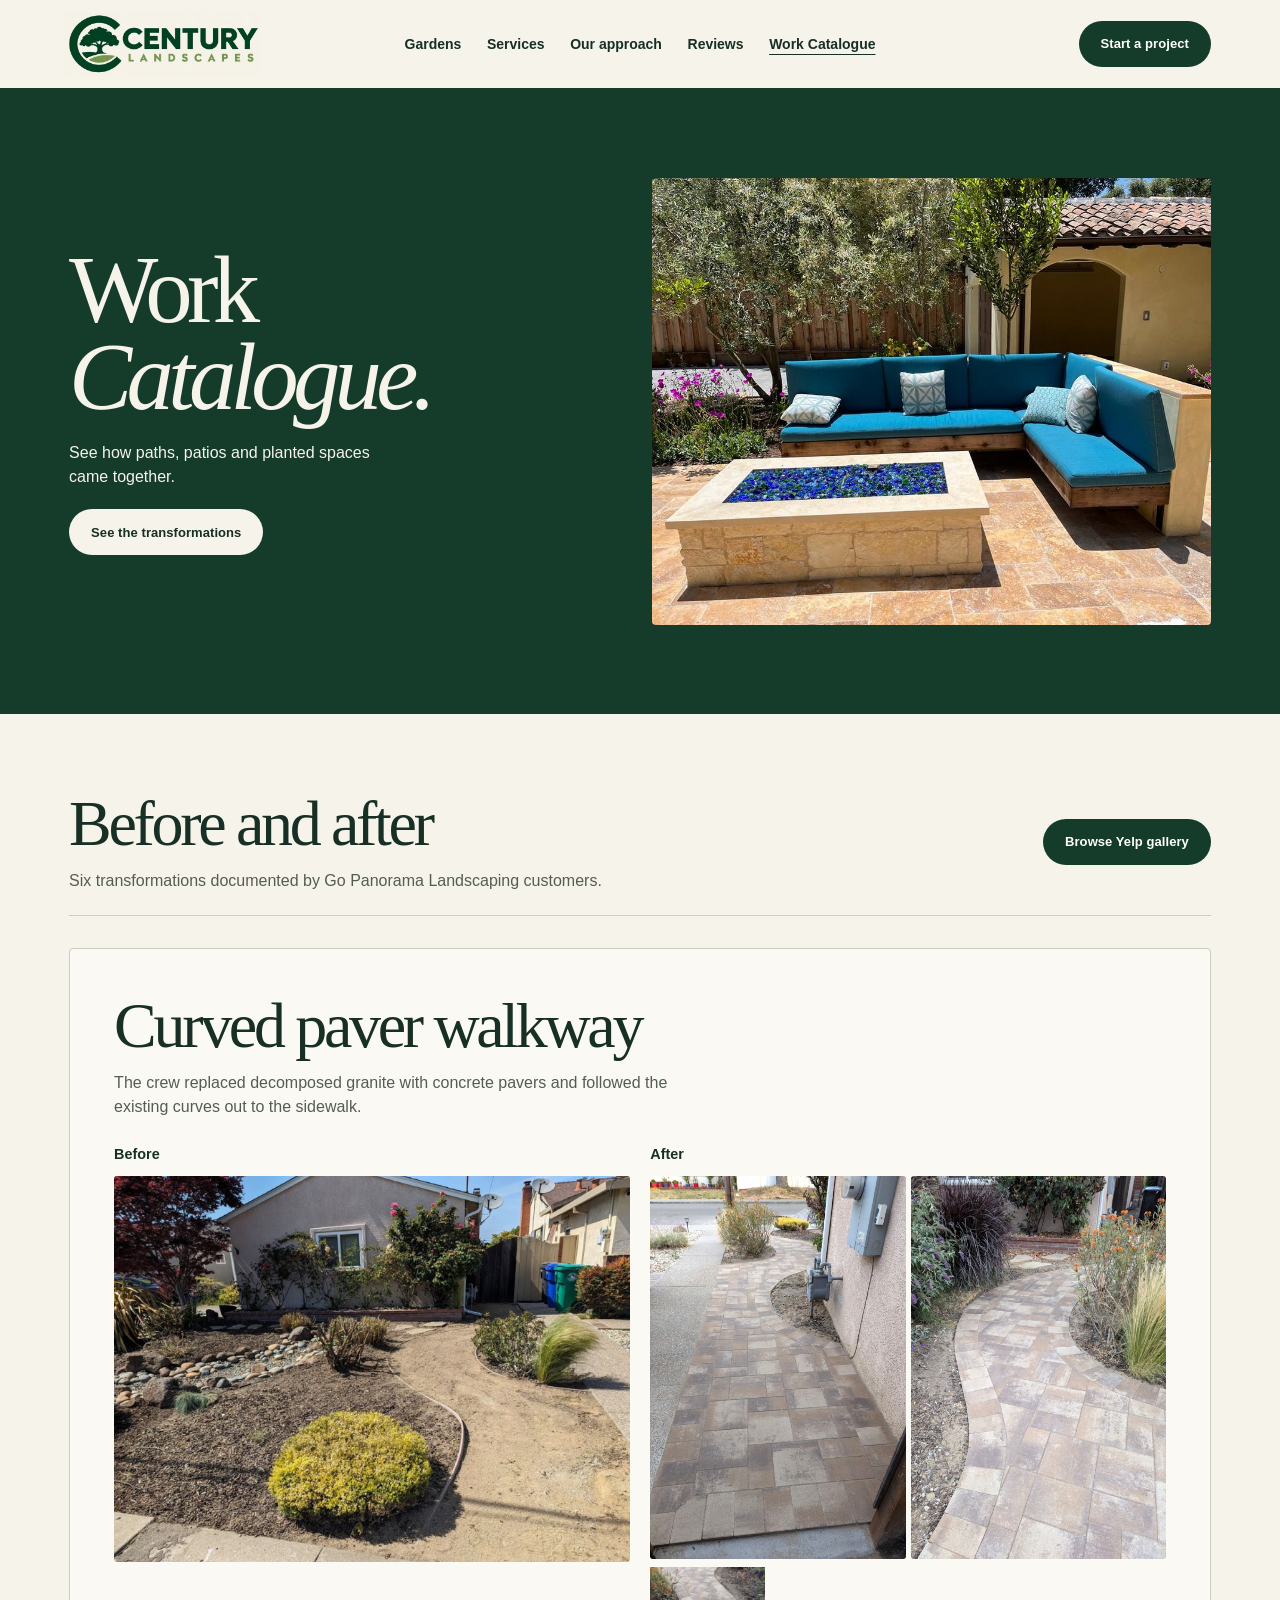
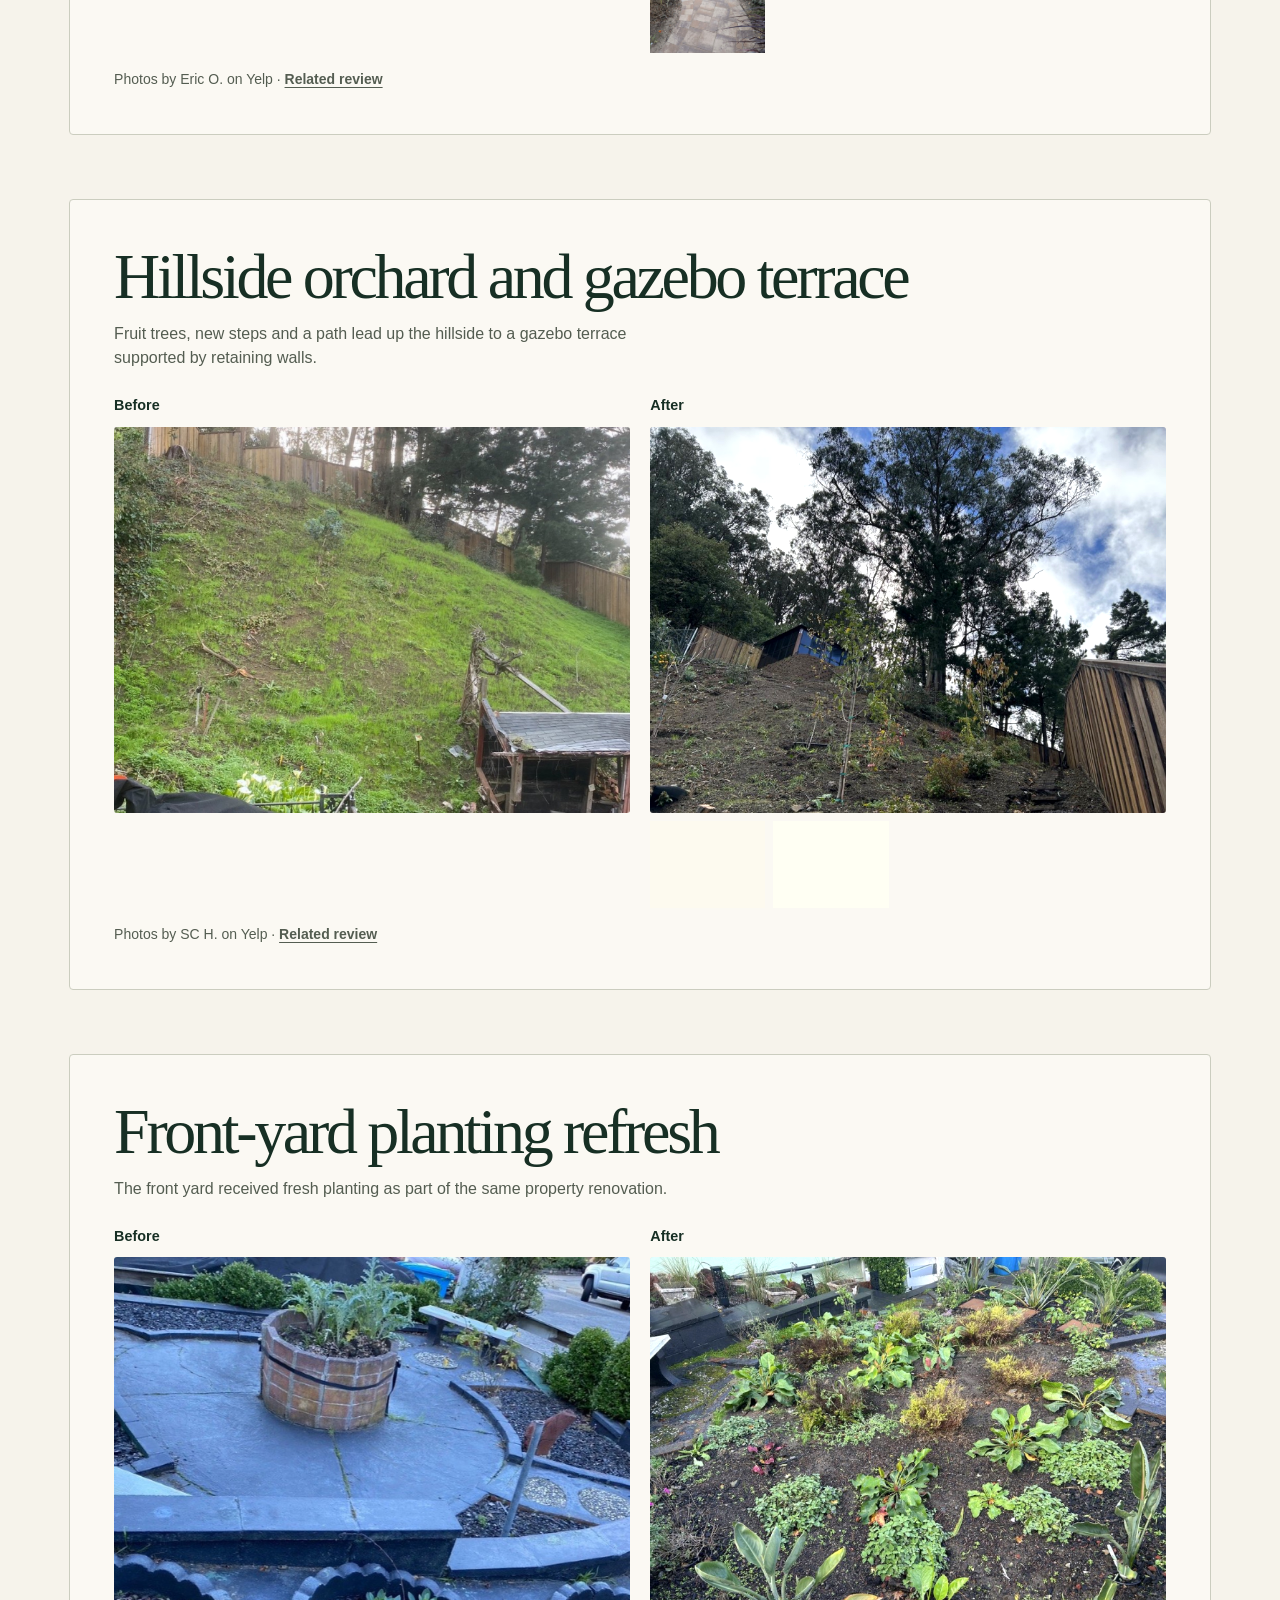
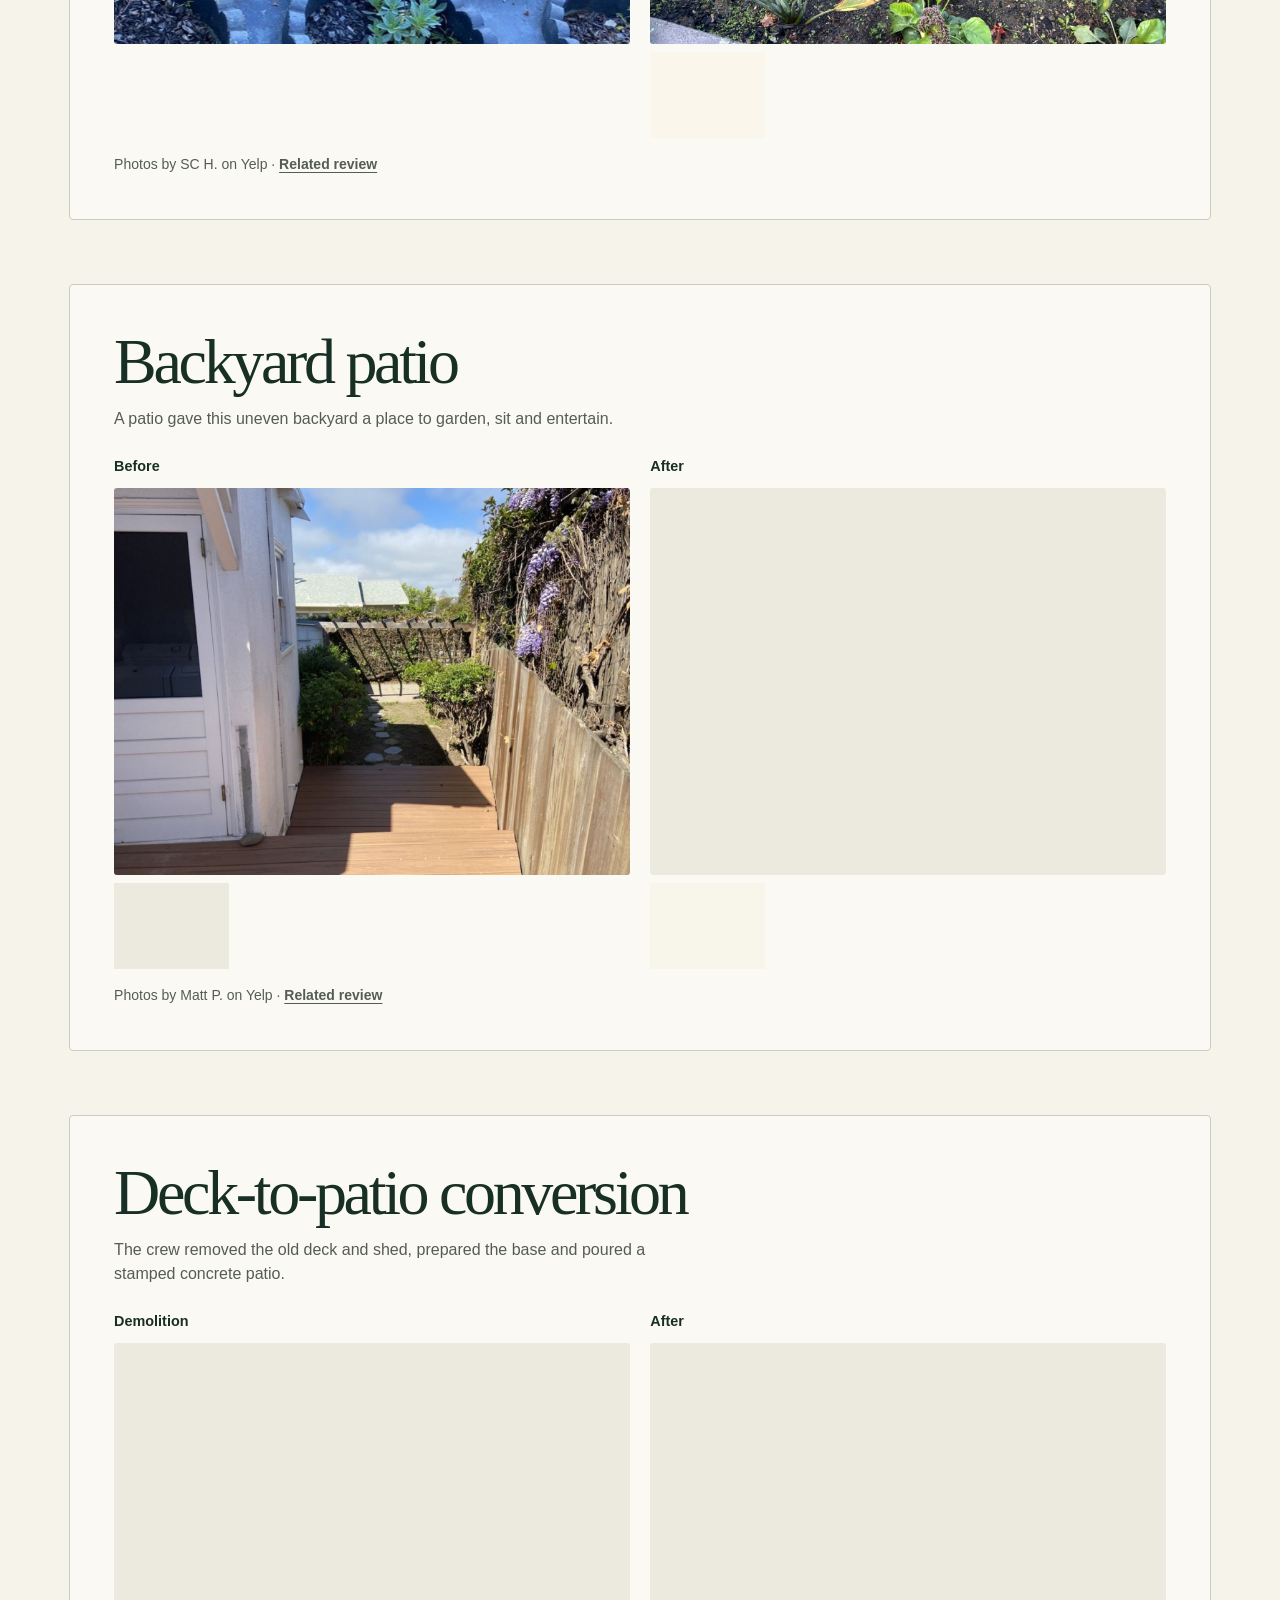
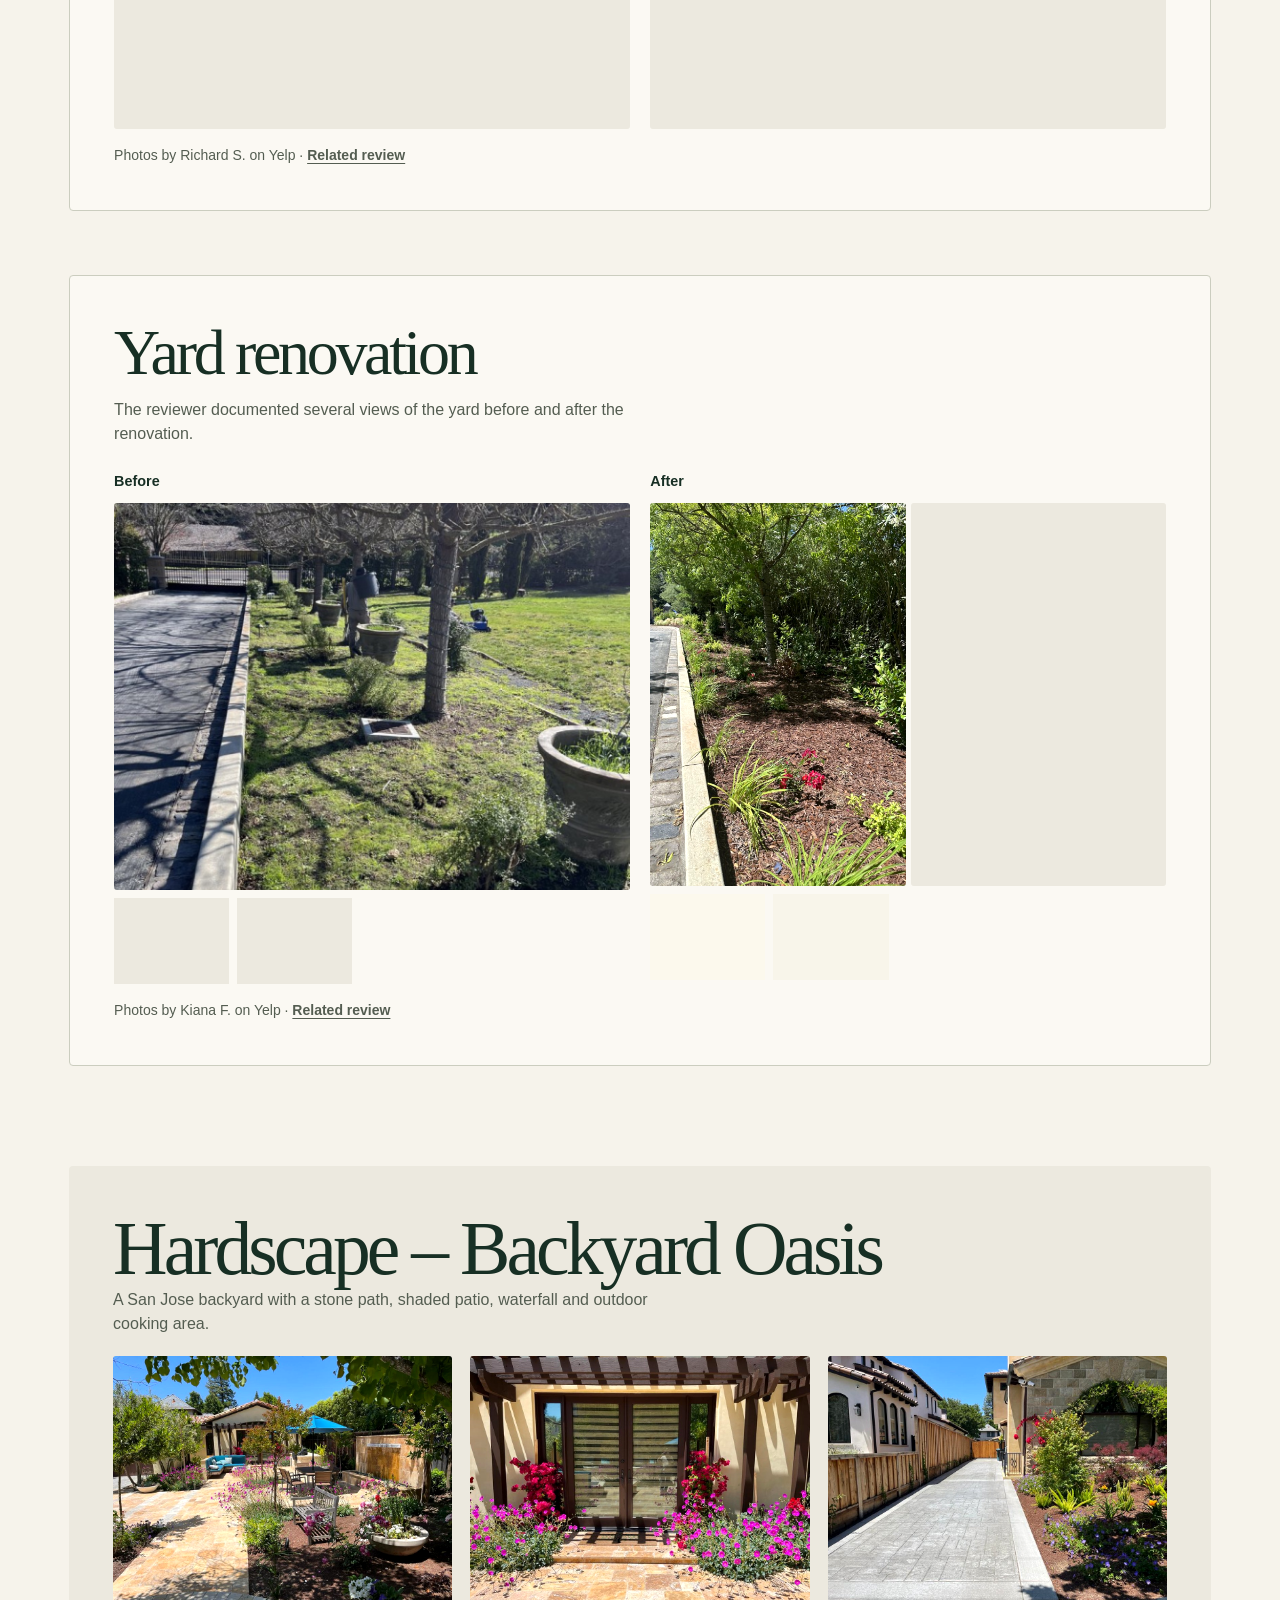
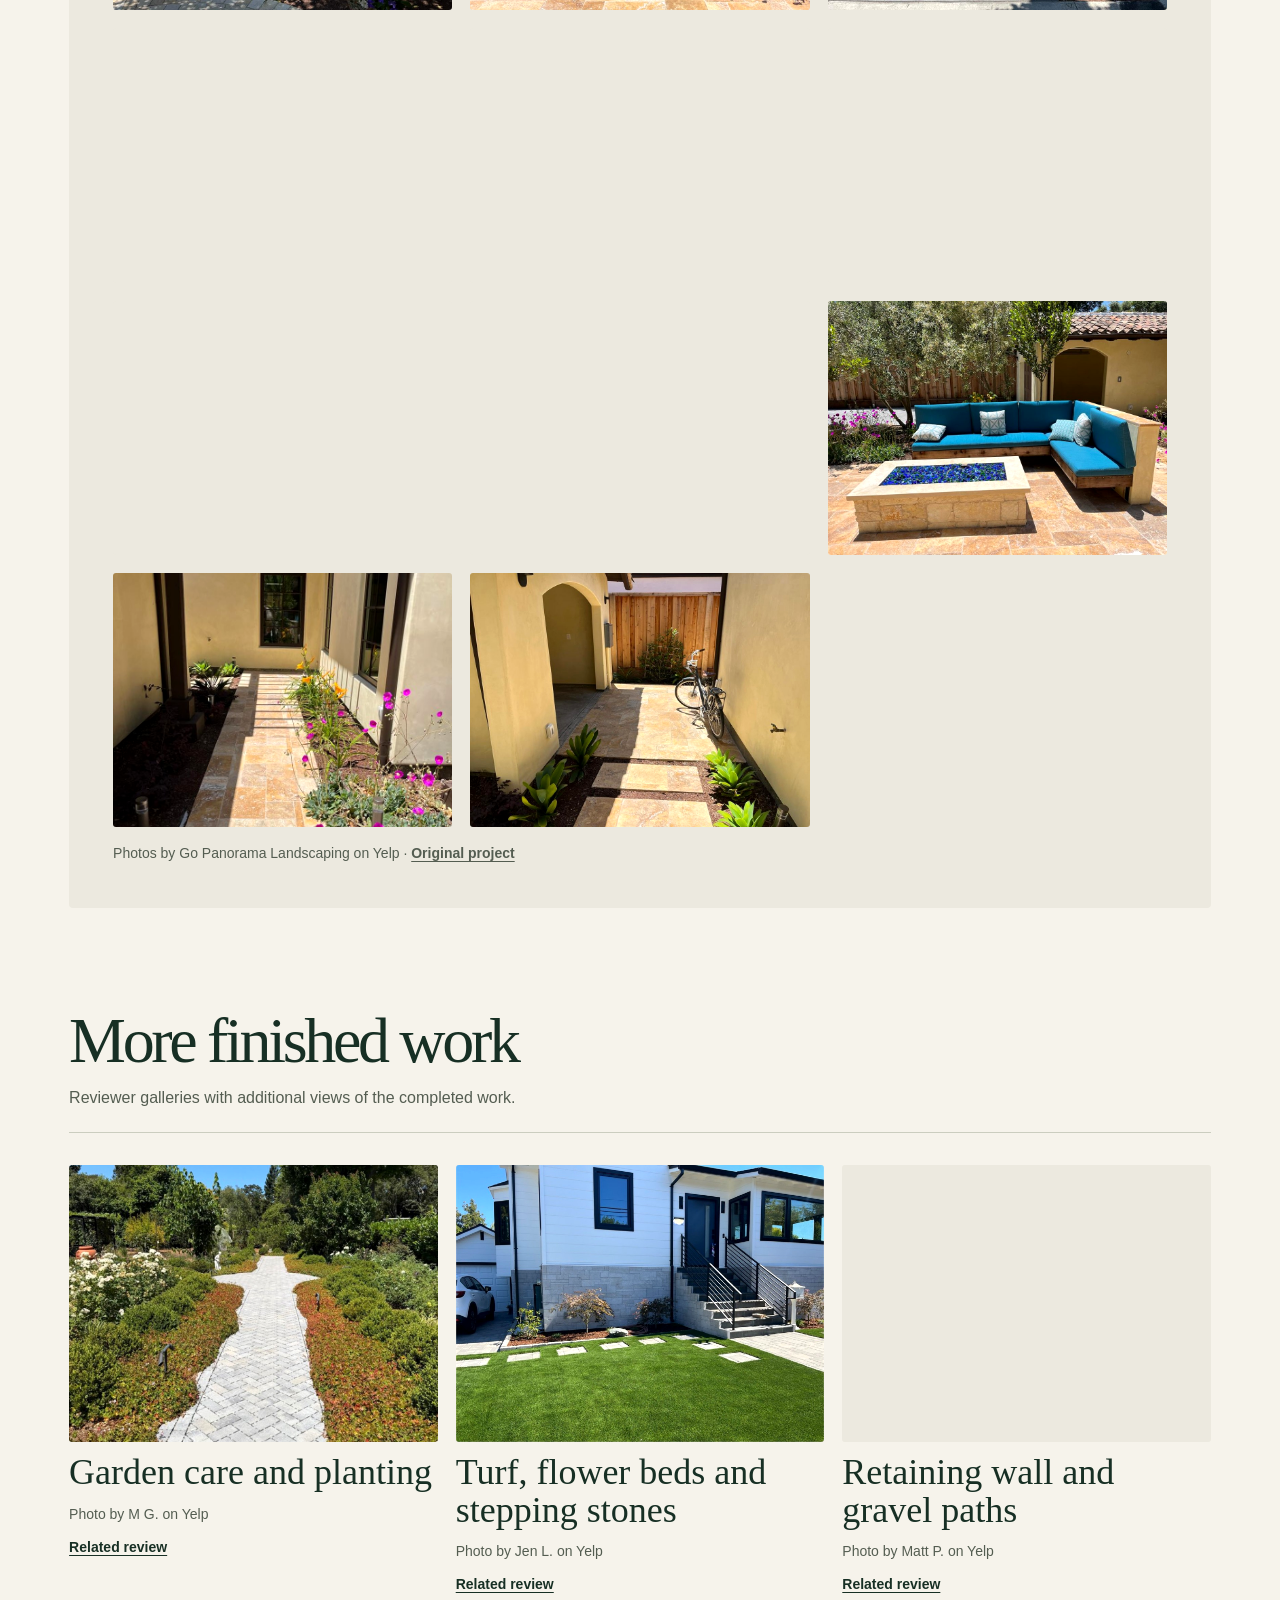
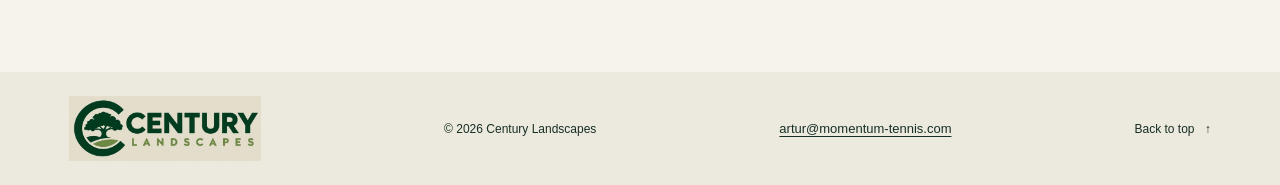
<file: before-and-after.html>
<!doctype html>
<html lang="en">
<head>
  <meta charset="utf-8">
  <meta name="viewport" content="width=device-width, initial-scale=1">
  <meta name="description" content="Browse reviewer-documented Go Panorama Landscaping projects, including patios, paths, planting and a hillside orchard.">
  <title>Work Catalogue — Century Landscapes</title>
  <link rel="icon" href="assets/icon.png">
  <link rel="stylesheet" href="styles.css">
  <link rel="stylesheet" href="assets/work-catalogue.css">
  <link rel="stylesheet" href="assets/portfolio-pages.css">
  <script src="navigation.js" defer></script>
  <script src="assets/catalogue-gallery.js" defer></script>
</head>
<body class="portfolio-page work-catalogue">
  <a class="skip" href="#main">Skip to content</a>
  <header class="mast" id="top">
    <div class="bounds header-inner">
      <a class="brand" href="index.html#top" aria-label="Century Landscapes home"><img src="assets/wordmark.webp" alt="Century Landscapes" width="648" height="220"></a>
      <nav class="desktop-nav" aria-label="Main navigation"><a href="index.html#gardens">Gardens</a><a href="index.html#services">Services</a><a href="index.html#approach">Our approach</a><a href="reviews.html">Reviews</a><a href="before-and-after.html" aria-current="page">Work Catalogue</a></nav>
      <div class="head-actions"><a class="pill dark" href="index.html#your-landscape">Start a project</a><button class="menu-toggle" id="menu-toggle" aria-expanded="false" aria-controls="mobile-nav" aria-label="Open menu"><i></i><i></i></button></div>
    </div>
    <nav class="mobile-nav" id="mobile-nav" aria-label="Mobile navigation" hidden><a href="index.html#gardens">Gardens</a><a href="index.html#services">Services</a><a href="index.html#approach">Our approach</a><a href="index.html#questions">Questions</a><a href="reviews.html">Reviews</a><a href="before-and-after.html" aria-current="page">Work Catalogue</a></nav>
  </header>
  <main id="main">
    <section class="portfolio-heading portfolio-hero" aria-labelledby="page-title">
      <div class="bounds portfolio-hero-inner">
        <div class="portfolio-hero-copy">
          <h1 id="page-title">Work <em>Catalogue.</em></h1>
          <p>See how paths, patios and planted spaces came together.</p>
          <a class="pill" href="#transformations">See the transformations</a>
        </div>
        <img src="assets/catalogue/backyard-oasis/outdoor-seating.jpg" alt="Backyard Oasis outdoor seating area" width="1000" height="750" fetchpriority="high">
      </div>
    </section>
<div class="bounds collection-body" id="transformations">
  <div class="collection-intro">
    <div><h2>Before and after</h2><p>Six transformations documented by Go Panorama Landscaping customers.</p></div>
    <a class="pill dark" href="https://www.yelp.com/biz_photos/go-panorama-landscaping-san-jose-2">Browse Yelp gallery</a>
  </div>
  <div class="project-entries"><article class="project-entry">
    <div class="project-entry-heading"><h2>Curved paver walkway</h2><p>The crew replaced decomposed granite with concrete pavers and followed the existing curves out to the sidewalk.</p></div>
    <div class="project-stages"><div class="stage"><h3>Before</h3>
    <a class="stage-frame" href="assets/reviews/bpyIQC7yJlzsNIvxJqj_pQ.jpg"><img class="stage-image" src="assets/reviews/bpyIQC7yJlzsNIvxJqj_pQ.jpg" alt="Existing decomposed granite path" loading="lazy" decoding="async"></a>
  </div><div class="stage stage-after"><h3>After</h3>
    <div class="paired-after">
      <a class="stage-frame" href="assets/reviews/WondbRcjqND_e8mqyu23hg.jpg"><img class="stage-image" src="assets/reviews/WondbRcjqND_e8mqyu23hg.jpg" style="--photo-position: 50% 69%; --photo-lift: 0.045; --photo-color: 1.045" alt="Completed concrete paver walkway" loading="lazy" decoding="async"></a>
      <a class="stage-frame" href="assets/reviews/r33tkKZl-PpkKRbqgIvLCA.jpg"><img class="stage-image" src="assets/reviews/r33tkKZl-PpkKRbqgIvLCA.jpg" style="--photo-position: 50% 66%; --photo-lift: 0.045; --photo-color: 1.03" alt="Completed pavers following the curves of the existing path" loading="lazy" decoding="async"></a>
    </div>
    <div class="stage-thumbs"><a href="assets/reviews/zpryE2yuSvzkhxVlvirVug.jpg"><img src="assets/reviews/zpryE2yuSvzkhxVlvirVug.jpg" style="--photo-position: 50% 64%; --photo-lift: 0.035; --photo-color: 1.04" alt="Completed concrete paver walkway, additional view 1" loading="lazy" decoding="async"></a></div>
  </div></div>
    <p class="project-credit">Photos by Eric O. on Yelp <span aria-hidden="true">·</span> <a class="source-link" href="reviews.html#review-eric-o">Related review</a></p>
  </article><article class="project-entry">
    <div class="project-entry-heading"><h2>Hillside orchard and gazebo terrace</h2><p>Fruit trees, new steps and a path lead up the hillside to a gazebo terrace supported by retaining walls.</p></div>
    <div class="project-stages"><div class="stage"><h3>Before</h3>
    <a class="stage-frame" href="assets/reviews/2CDHxreIdOIetDVLJED4cA.jpg"><img class="stage-image" src="assets/reviews/2CDHxreIdOIetDVLJED4cA.jpg" alt="Hillside before orchard planting" loading="lazy" decoding="async"></a>
    
  </div><div class="stage stage-after"><h3>After</h3>
    <a class="stage-frame" href="assets/reviews/1PxvfKr4TMtWvYKDBRxVBg.jpg"><img class="stage-image" src="assets/reviews/1PxvfKr4TMtWvYKDBRxVBg.jpg" style="--photo-position: 49% 86%; --photo-lift: 0.095; --photo-color: 1.09" alt="Hillside with new trees, path and retaining walls" loading="lazy" decoding="async"></a>
    <div class="stage-thumbs"><a href="assets/reviews/TvnXxz73sL8Xc2VluwK6NA.jpg"><img src="assets/reviews/TvnXxz73sL8Xc2VluwK6NA.jpg" style="--photo-position: 50% 69%; --photo-lift: 0.055; --photo-color: 1.045" alt="Hillside with new trees, path and retaining walls, additional view 1" loading="lazy" decoding="async"></a><a href="assets/catalogue/orchard-glare-retouched.jpg"><img src="assets/catalogue/orchard-glare-retouched.jpg" style="--photo-position: 56% 64%; --photo-lift: 0.075; --photo-color: 1.055" alt="Hillside fruit trees and gazebo, glare reduced." loading="lazy" decoding="async"></a></div>
  </div></div>
    <p class="project-credit">Photos by SC H. on Yelp <span aria-hidden="true">·</span> <a class="source-link" href="reviews.html#review-sc-h">Related review</a></p>
  </article><article class="project-entry">
    <div class="project-entry-heading"><h2>Front-yard planting refresh</h2><p>The front yard received fresh planting as part of the same property renovation.</p></div>
    <div class="project-stages"><div class="stage"><h3>Before</h3>
    <a class="stage-frame" href="assets/reviews/43UtzLGsEHfaupBpY-17nw.jpg"><img class="stage-image" src="assets/reviews/43UtzLGsEHfaupBpY-17nw.jpg" alt="Front yard before landscaping" loading="lazy" decoding="async"></a>
    
  </div><div class="stage stage-after"><h3>After</h3>
    <a class="stage-frame" href="assets/reviews/PGjDDRFwB0otDDV2u9mLSA.jpg"><img class="stage-image" src="assets/reviews/PGjDDRFwB0otDDV2u9mLSA.jpg" style="--photo-position: 50% 81%; --photo-lift: 0.035; --photo-color: 1.06" alt="Front yard after planting and landscaping" loading="lazy" decoding="async"></a>
    <div class="stage-thumbs"><a href="assets/reviews/xRCwnPFgTAP6eb8-a9agXA.jpg"><img src="assets/reviews/xRCwnPFgTAP6eb8-a9agXA.jpg" style="--photo-position: 56% 62%; --photo-lift: 0.04; --photo-color: 1.055" alt="Front yard after planting and landscaping, additional view 1" loading="lazy" decoding="async"></a></div>
  </div></div>
    <p class="project-credit">Photos by SC H. on Yelp <span aria-hidden="true">·</span> <a class="source-link" href="reviews.html#review-sc-h">Related review</a></p>
  </article><article class="project-entry">
    <div class="project-entry-heading"><h2>Backyard patio</h2><p>A patio gave this uneven backyard a place to garden, sit and entertain.</p></div>
    <div class="project-stages"><div class="stage"><h3>Before</h3>
    <a class="stage-frame" href="assets/reviews/BtnJY3MmZ8cjE8u92jfaRA.jpg"><img class="stage-image" src="assets/reviews/BtnJY3MmZ8cjE8u92jfaRA.jpg" alt="Backyard before patio work" loading="lazy" decoding="async"></a>
    <div class="stage-thumbs"><a href="assets/reviews/QAgOWAwkdwpC6Wj0UK_C9A.jpg"><img src="assets/reviews/QAgOWAwkdwpC6Wj0UK_C9A.jpg" alt="Backyard before patio work, additional view 1" loading="lazy" decoding="async"></a></div>
  </div><div class="stage stage-after"><h3>After</h3>
    <a class="stage-frame" href="assets/reviews/uPpsWqLs4srnh_nOXHs4Og.jpg"><img class="stage-image" src="assets/reviews/uPpsWqLs4srnh_nOXHs4Og.jpg" style="--photo-position: 51% 64%; --photo-lift: 0.04; --photo-color: 1.045" alt="Backyard with the finished patio" loading="lazy" decoding="async"></a>
    <div class="stage-thumbs"><a href="assets/catalogue/backyard-patio-retouched.jpg"><img src="assets/catalogue/backyard-patio-retouched.jpg" style="--photo-position: 43% 49%; --photo-lift: 0.035; --photo-color: 1.04" alt="Finished backyard patio, retouched view." loading="lazy" decoding="async"></a></div>
  </div></div>
    <p class="project-credit">Photos by Matt P. on Yelp <span aria-hidden="true">·</span> <a class="source-link" href="reviews.html#review-matt-p">Related review</a></p>
  </article><article class="project-entry">
    <div class="project-entry-heading"><h2>Deck-to-patio conversion</h2><p>The crew removed the old deck and shed, prepared the base and poured a stamped concrete patio.</p></div>
    <div class="project-stages"><div class="stage"><h3>Demolition</h3>
    <a class="stage-frame" href="assets/reviews/DXX0UFBATSKCadAFB0ee5A.jpg"><img class="stage-image" src="assets/reviews/DXX0UFBATSKCadAFB0ee5A.jpg" alt="Old decking during demolition" loading="lazy" decoding="async"></a>
    
  </div><div class="stage stage-after"><h3>After</h3>
    <a class="stage-frame" href="assets/reviews/Pr3Yc4AOGTJWydANgoCvFg.jpg"><img class="stage-image" src="assets/reviews/Pr3Yc4AOGTJWydANgoCvFg.jpg" style="--photo-position: 50% 74%; --photo-lift: 0.04; --photo-color: 1.025" alt="Finished stamped concrete patio" loading="lazy" decoding="async"></a>
    
  </div></div>
    <p class="project-credit">Photos by Richard S. on Yelp <span aria-hidden="true">·</span> <a class="source-link" href="reviews.html#review-richard-s">Related review</a></p>
  </article><article class="project-entry">
    <div class="project-entry-heading"><h2>Yard renovation</h2><p>The reviewer documented several views of the yard before and after the renovation.</p></div>
    <div class="project-stages"><div class="stage"><h3>Before</h3>
    <a class="stage-frame" href="assets/reviews/BQ5lteGYnl516JeQD1E6Ig.jpg"><img class="stage-image" src="assets/reviews/BQ5lteGYnl516JeQD1E6Ig.jpg" alt="Yard before renovation" loading="lazy" decoding="async"></a>
    <div class="stage-thumbs"><a href="assets/reviews/ZpqkTRjKDhBrVVS7UARiQQ.jpg"><img src="assets/reviews/ZpqkTRjKDhBrVVS7UARiQQ.jpg" alt="Yard before renovation, additional view 1" loading="lazy" decoding="async"></a><a href="assets/reviews/bbwcnUDN4dN_ivGFaLh56g.jpg"><img src="assets/reviews/bbwcnUDN4dN_ivGFaLh56g.jpg" alt="Yard before renovation, additional view 2" loading="lazy" decoding="async"></a></div>
  </div><div class="stage stage-after"><h3>After</h3>
    <div class="paired-after">
      <a class="stage-frame" href="assets/reviews/hj85ADrHu8vzzjfXDSNOTg.jpg"><img class="stage-image" src="assets/reviews/hj85ADrHu8vzzjfXDSNOTg.jpg" style="--photo-position: 49% 69%; --photo-lift: 0.055; --photo-color: 1.05" alt="Yard after renovation" loading="lazy" decoding="async"></a>
      <a class="stage-frame" href="assets/reviews/wln4mj1kSNj94JwoBsHGSQ.jpg"><img class="stage-image" src="assets/reviews/wln4mj1kSNj94JwoBsHGSQ.jpg" style="--photo-position: 52% 60%; --photo-lift: 0.04; --photo-color: 1.045" alt="Yard after renovation, additional view 1" loading="lazy" decoding="async"></a>
    </div>
    <div class="stage-thumbs"><a href="assets/reviews/MG7Q54vF9BJi5vwj4tBTYw.jpg"><img src="assets/reviews/MG7Q54vF9BJi5vwj4tBTYw.jpg" style="--photo-position: 51% 67%; --photo-lift: 0.05; --photo-color: 1.05" alt="Yard after renovation, additional view 2" loading="lazy" decoding="async"></a><a href="assets/reviews/Ixc7oqPQCfEJ0pF429eX9w.jpg"><img src="assets/reviews/Ixc7oqPQCfEJ0pF429eX9w.jpg" style="--photo-position: 50% 70%; --photo-lift: 0.035; --photo-color: 1.04" alt="Yard after renovation, additional view 3" loading="lazy" decoding="async"></a></div>
  </div></div>
    <p class="project-credit">Photos by Kiana F. on Yelp <span aria-hidden="true">·</span> <a class="source-link" href="reviews.html#review-kiana-f">Related review</a></p>
  </article></div>
  <section class="more-projects featured-project" aria-labelledby="backyard-oasis-title">
    <article>
      <div class="project-entry-heading">
        <h2 id="backyard-oasis-title">Hardscape – Backyard Oasis</h2>
        <p>A San Jose backyard with a stone path, shaded patio, waterfall and outdoor cooking area.</p>
      </div>
      <div class="more-projects-grid">
        <a class="stage-frame" href="assets/catalogue/backyard-oasis/patio-feature.jpg"><img class="stage-image" src="assets/catalogue/backyard-oasis/patio-feature.jpg" alt="Backyard patio with a centerpiece" loading="lazy" decoding="async"></a>
        <a class="stage-frame" href="assets/catalogue/backyard-oasis/patio-cover.jpg"><img class="stage-image" src="assets/catalogue/backyard-oasis/patio-cover.jpg" alt="Patio cover and shade structure" loading="lazy" decoding="async"></a>
        <a class="stage-frame" href="assets/catalogue/backyard-oasis/driveway.jpg"><img class="stage-image" src="assets/catalogue/backyard-oasis/driveway.jpg" alt="Finished driveway" loading="lazy" decoding="async"></a>
        <a class="stage-frame" href="assets/catalogue/backyard-oasis/sunning-area.jpg"><img class="stage-image" src="assets/catalogue/backyard-oasis/sunning-area.jpg" alt="Outdoor area for lounging in the sun" loading="lazy" decoding="async"></a>
        <a class="stage-frame" href="assets/catalogue/backyard-oasis/outdoor-flooring.jpg"><img class="stage-image" src="assets/catalogue/backyard-oasis/outdoor-flooring.jpg" alt="Color and texture in the patterned outdoor paving" loading="lazy" decoding="async"></a>
        <a class="stage-frame" href="assets/catalogue/backyard-oasis/planting.jpg"><img class="stage-image" src="assets/catalogue/backyard-oasis/planting.jpg" alt="Mixed garden planting" loading="lazy" decoding="async"></a>
        <a class="stage-frame" href="assets/catalogue/backyard-oasis/waterfall.jpg"><img class="stage-image" src="assets/catalogue/backyard-oasis/waterfall.jpg" alt="Outdoor dining area with a waterfall" loading="lazy" decoding="async"></a>
        <a class="stage-frame" href="assets/catalogue/backyard-oasis/outdoor-grill.jpg"><img class="stage-image" src="assets/catalogue/backyard-oasis/outdoor-grill.jpg" alt="Built-in outdoor grill" loading="lazy" decoding="async"></a>
        <a class="stage-frame" href="assets/catalogue/backyard-oasis/outdoor-seating.jpg"><img class="stage-image" src="assets/catalogue/backyard-oasis/outdoor-seating.jpg" alt="Backyard seating area" loading="lazy" decoding="async"></a>
        <a class="stage-frame" href="assets/catalogue/backyard-oasis/flowering-walkway.jpg"><img class="stage-image" src="assets/catalogue/backyard-oasis/flowering-walkway.jpg" alt="Walkway bordered by flowering plants" loading="lazy" decoding="async"></a>
        <a class="stage-frame" href="assets/catalogue/backyard-oasis/bike-parking.jpg"><img class="stage-image" src="assets/catalogue/backyard-oasis/bike-parking.jpg" alt="Backyard bike parking area" loading="lazy" decoding="async"></a>
      </div>
      <p class="project-credit">Photos by Go Panorama Landscaping on Yelp <span aria-hidden="true">·</span> <a class="source-link" href="https://www.yelp.com/portfolio_project/kb45BbddBpLRZjn3Gt5QUg/-/PBldGmV6LpkcWUcGBhL7cw">Original project</a></p>
    </article>
  </section>
  <section class="more-projects" aria-labelledby="more-projects-title">
    <div class="collection-intro"><div><h2 id="more-projects-title">More finished work</h2><p>Reviewer galleries with additional views of the completed work.</p></div></div>
    <div class="more-projects-grid"><article class="review-card">
      <a class="stage-frame" href="assets/reviews/5fFJjP80EIrNlfF5Jm8eww.jpg"><img class="stage-image" src="assets/reviews/5fFJjP80EIrNlfF5Jm8eww.jpg" style="--photo-position: 48% 63%; --photo-lift: 0.04; --photo-color: 1.055" alt="Garden care and planting" loading="lazy" decoding="async"></a>
      <h3>Garden care and planting</h3><p class="review-meta">Photo by M G. on Yelp</p>
      <a class="source-link" href="reviews.html#review-mg">Related review</a>
    </article><article class="review-card">
      <a class="stage-frame" href="assets/reviews/47RhZWF1Pa_INECu_rZzAQ.jpg"><img class="stage-image" src="assets/reviews/47RhZWF1Pa_INECu_rZzAQ.jpg" style="--photo-position: 51% 69%; --photo-lift: 0.035; --photo-color: 1.045" alt="Turf, flower beds and stepping stones" loading="lazy" decoding="async"></a>
      <h3>Turf, flower beds and stepping stones</h3><p class="review-meta">Photo by Jen L. on Yelp</p>
      <a class="source-link" href="reviews.html#review-jen-l">Related review</a>
    </article><article class="review-card">
      <a class="stage-frame" href="assets/reviews/PlSPKdEXkZb5cMLP0fv5qA.jpg"><img class="stage-image" src="assets/reviews/PlSPKdEXkZb5cMLP0fv5qA.jpg" style="--photo-position: 55% 63%; --photo-lift: 0.04; --photo-color: 1.035" alt="Retaining wall and gravel paths" loading="lazy" decoding="async"></a>
      <h3>Retaining wall and gravel paths</h3><p class="review-meta">Photo by Matt P. on Yelp</p>
      <a class="source-link" href="reviews.html#review-matt-p">Related review</a>
    </article></div>
  </section>
</div>
  </main>
  <dialog class="catalogue-gallery" aria-labelledby="catalogue-gallery-title">
    <div class="catalogue-gallery-bar">
      <h2 id="catalogue-gallery-title">Project photos</h2>
      <button class="gallery-close" type="button" autofocus>Close</button>
    </div>
    <figure class="gallery-figure">
      <div class="gallery-photo-area"><img class="gallery-photo" alt=""><p class="gallery-error" hidden>Photo unavailable. Try another photo.</p></div>
      <figcaption class="gallery-caption" aria-live="polite"></figcaption>
    </figure>
    <div class="catalogue-gallery-bar gallery-navigation">
      <button class="gallery-prev" type="button">Previous</button>
      <span class="gallery-count"></span>
      <button class="gallery-next" type="button">Next</button>
    </div>
  </dialog>
  <footer><div class="bounds footer-wrap"><a href="index.html" aria-label="Century Landscapes home"><img src="assets/wordmark.webp" width="192" height="65" alt="Century Landscapes"></a><p>© 2026 Century Landscapes</p><a class="footer-email" href="mailto:artur@momentum-tennis.com">artur@momentum-tennis.com</a><a class="backtop" href="#top">Back to top <span aria-hidden="true">↑</span></a></div></footer>
</body>
</html>
</file>
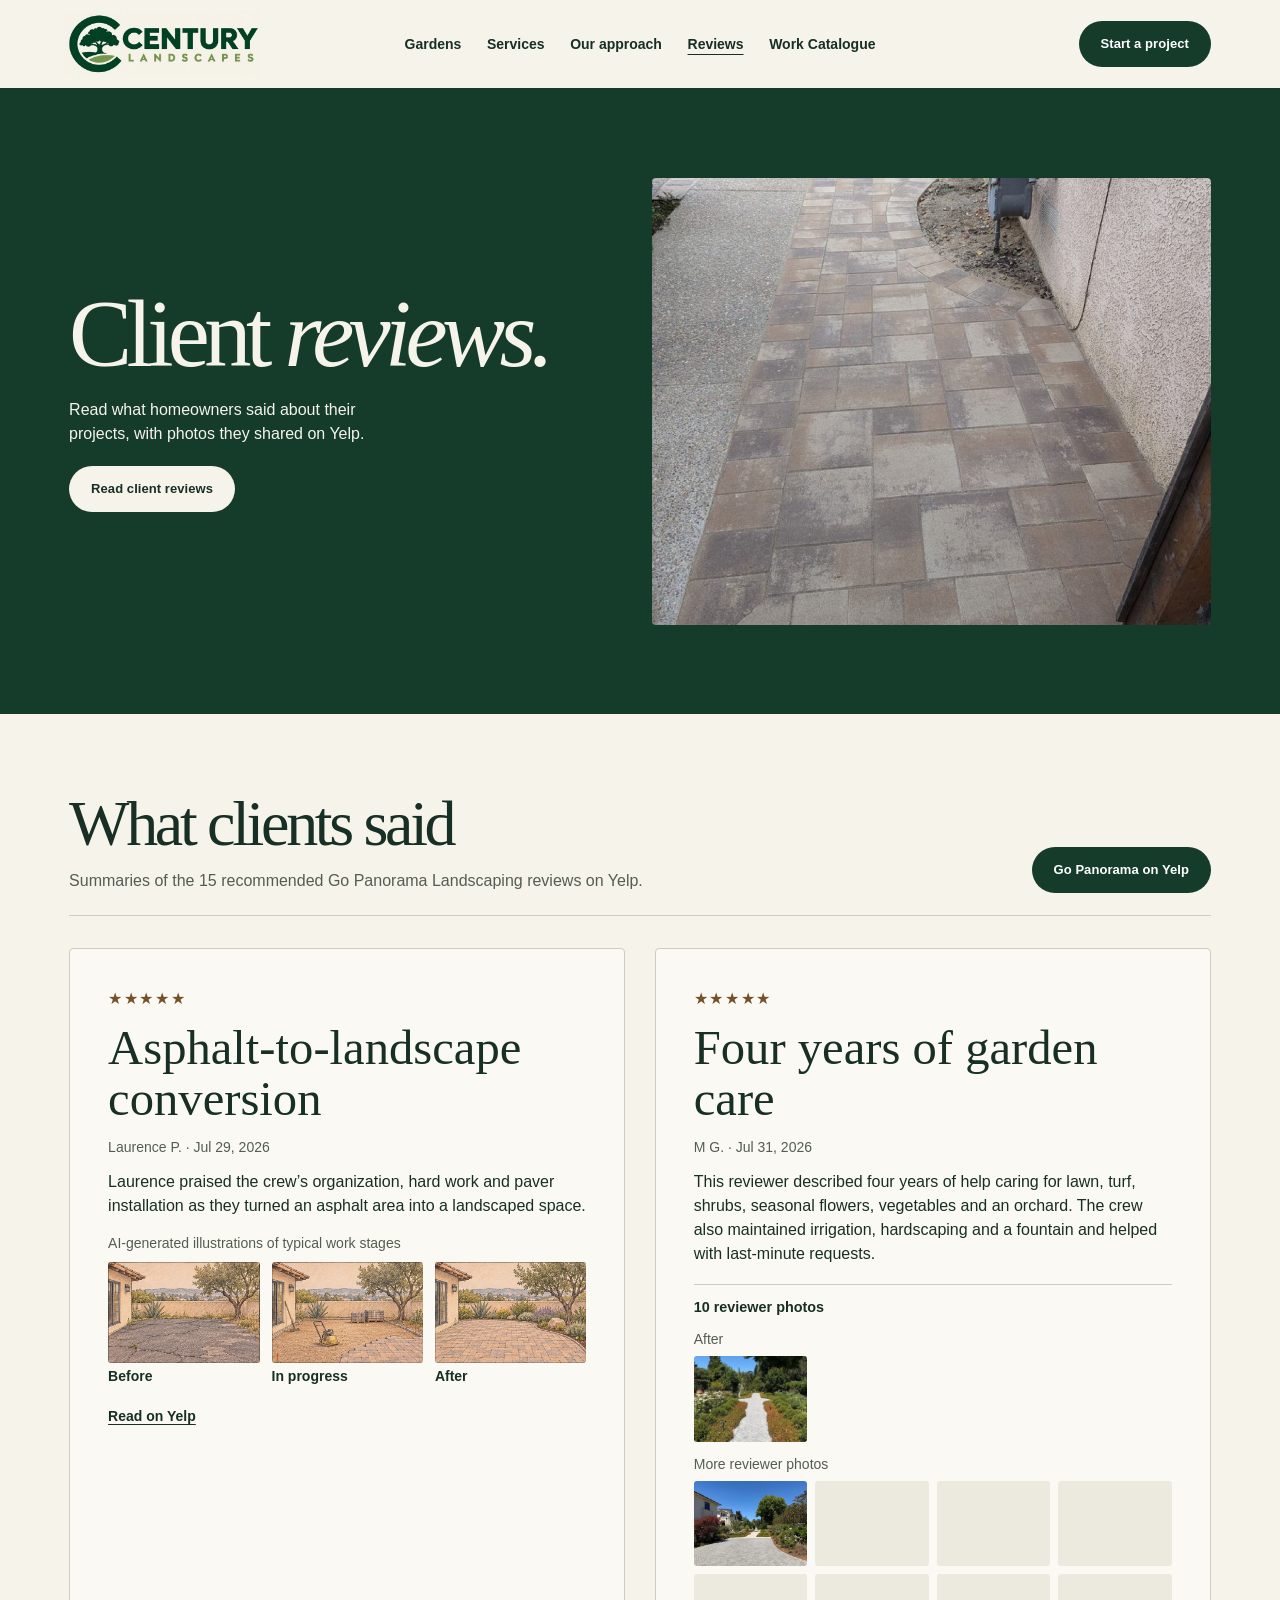
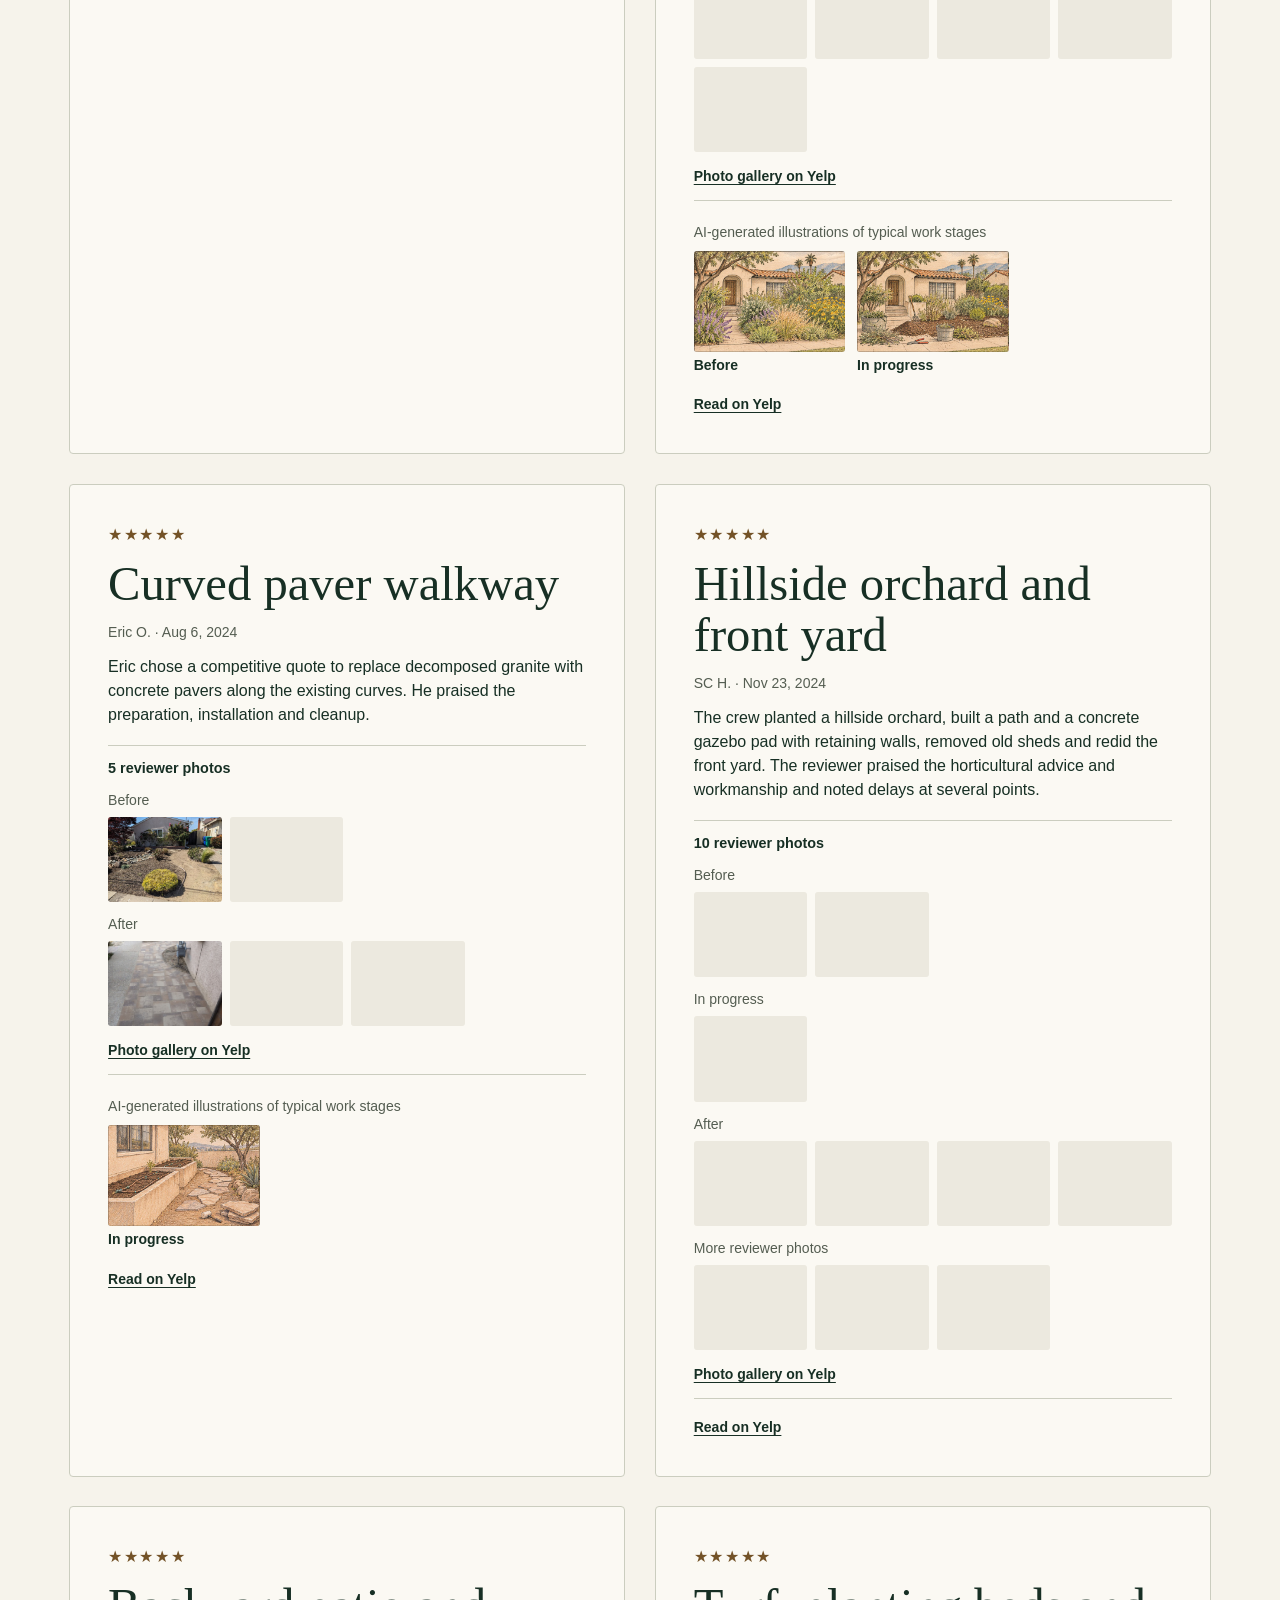
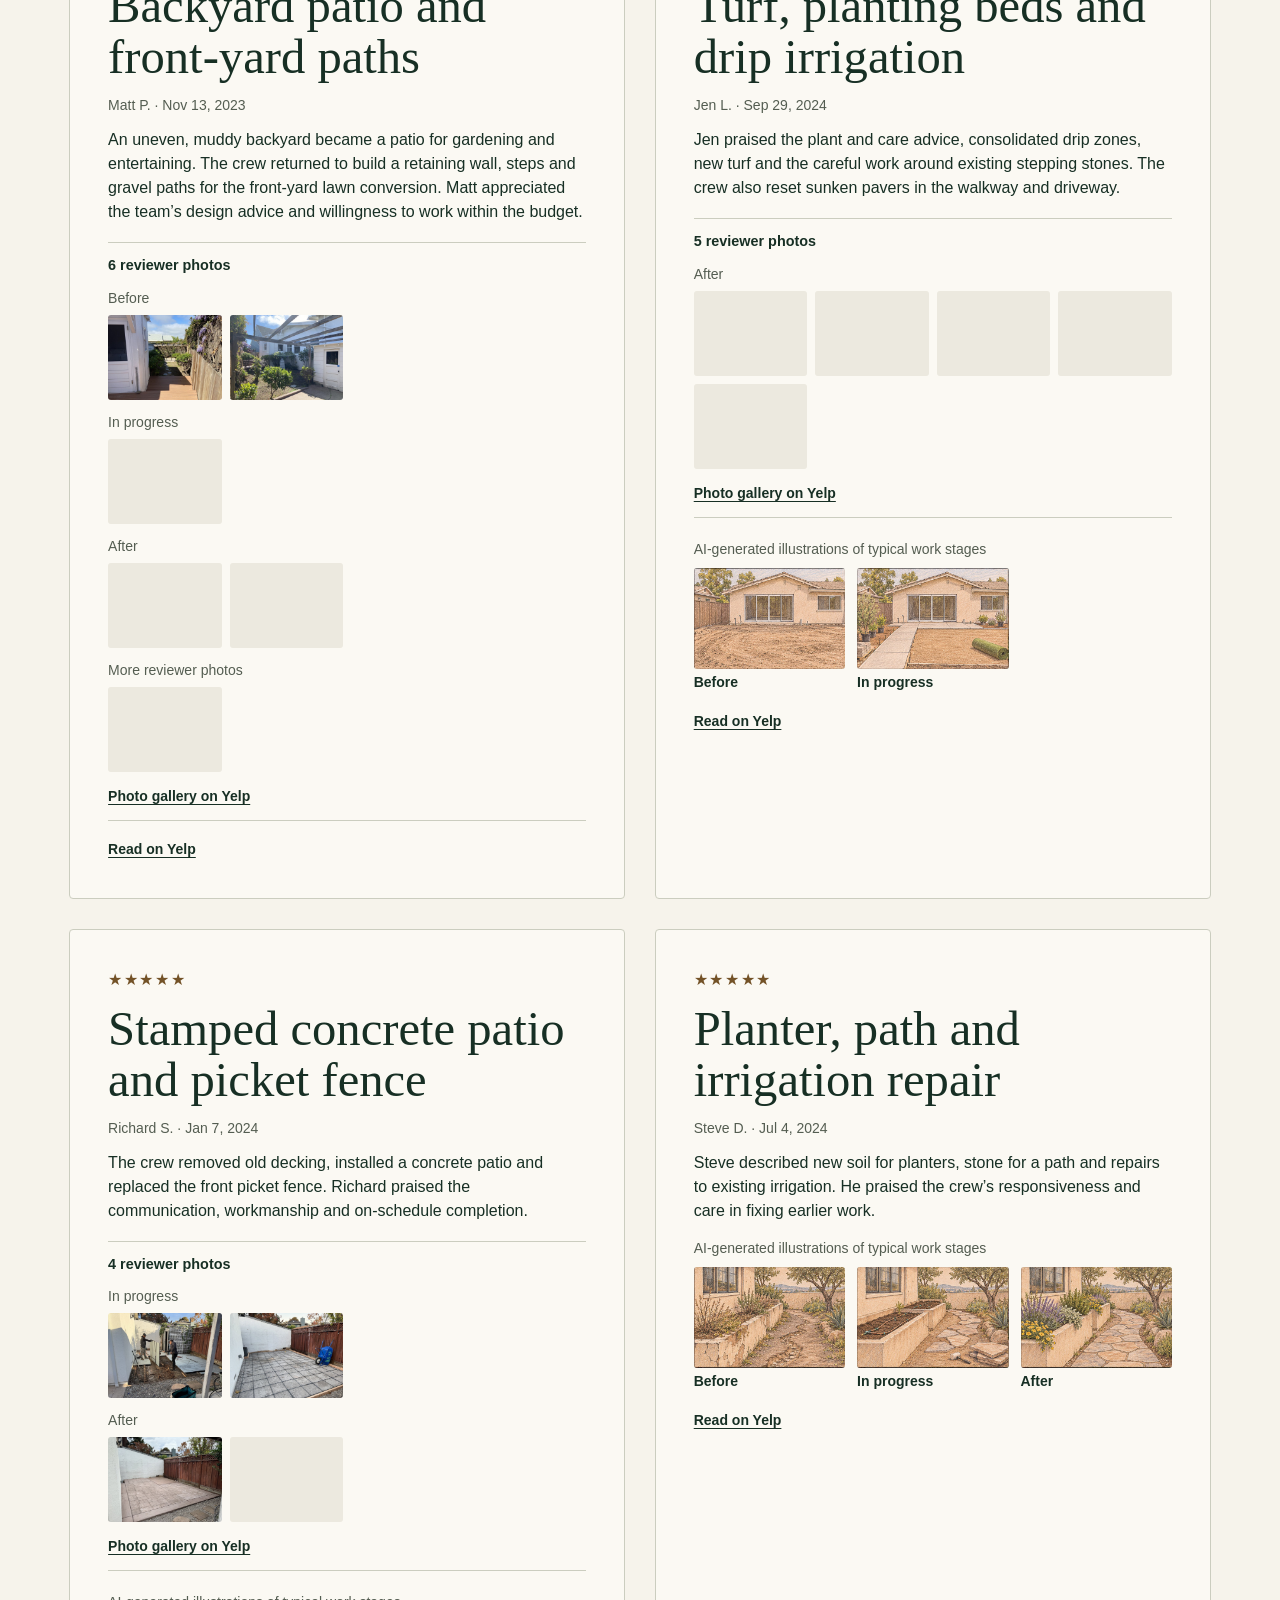
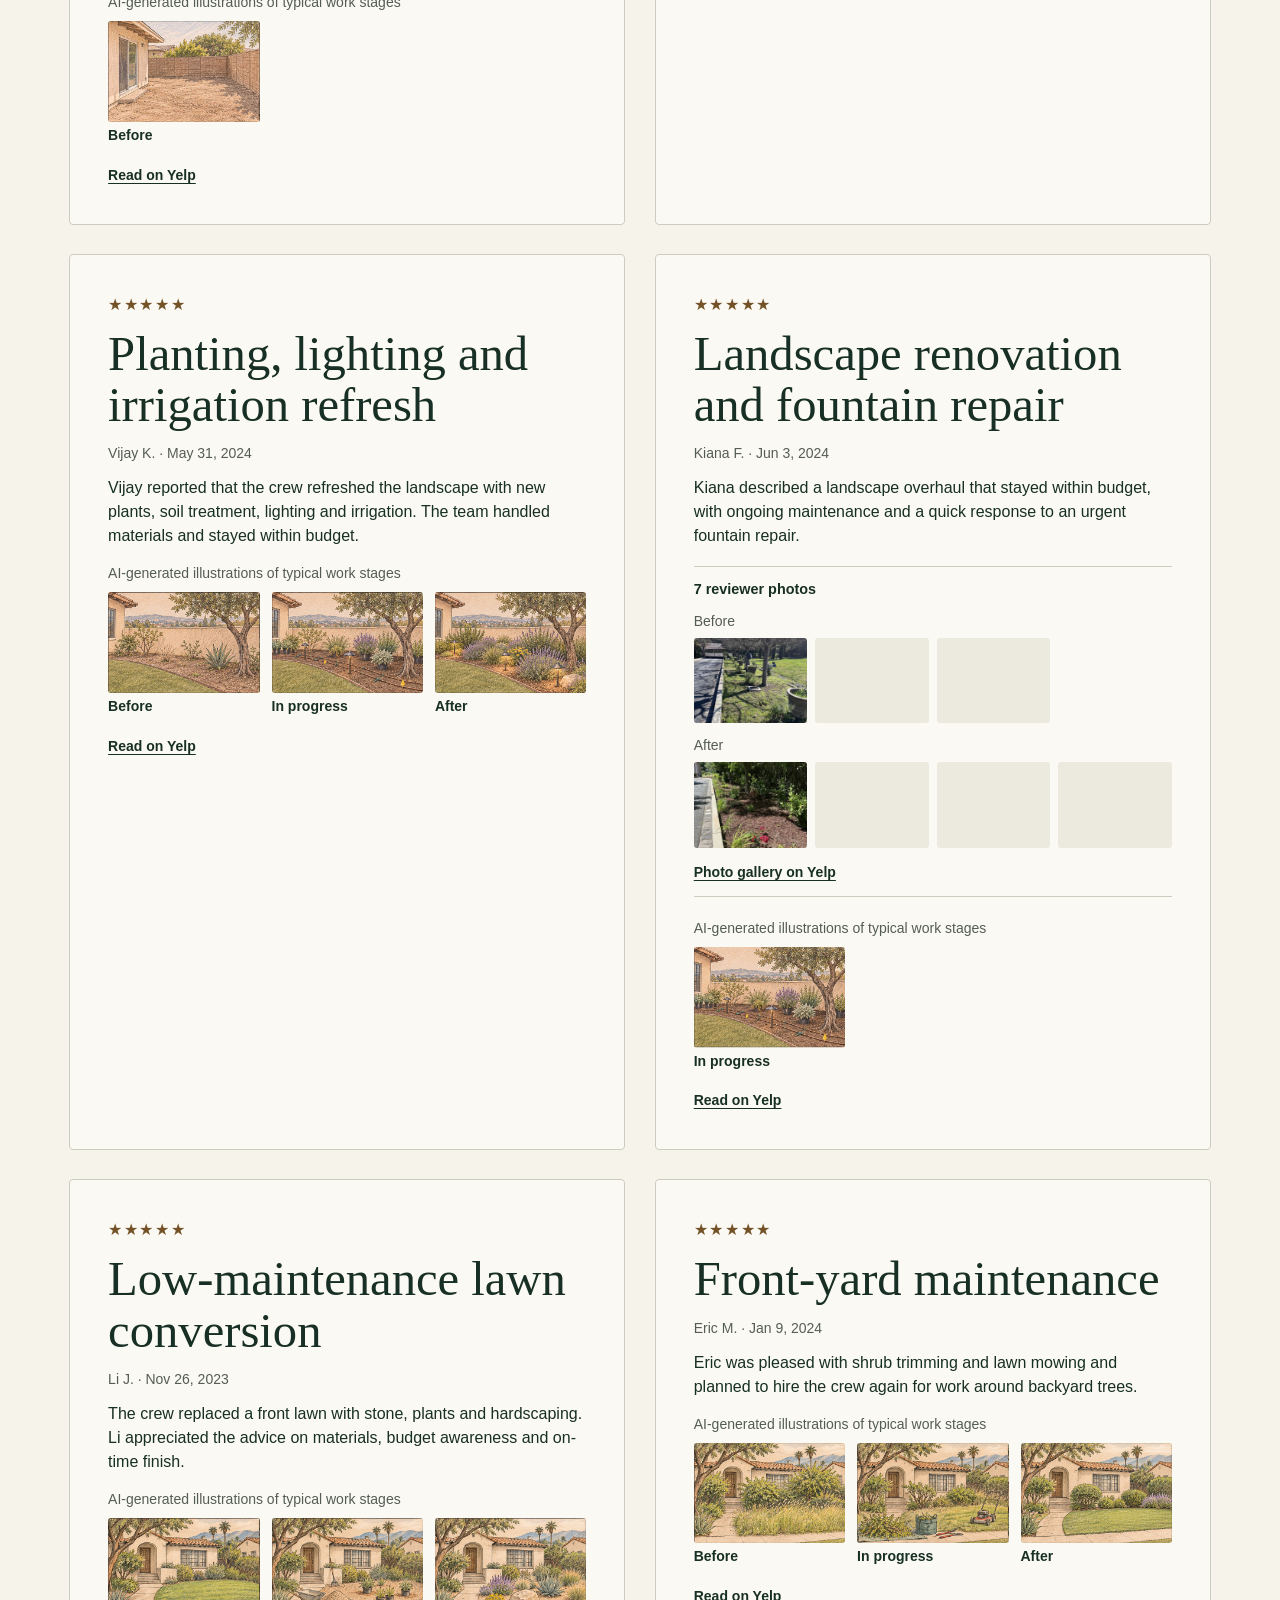
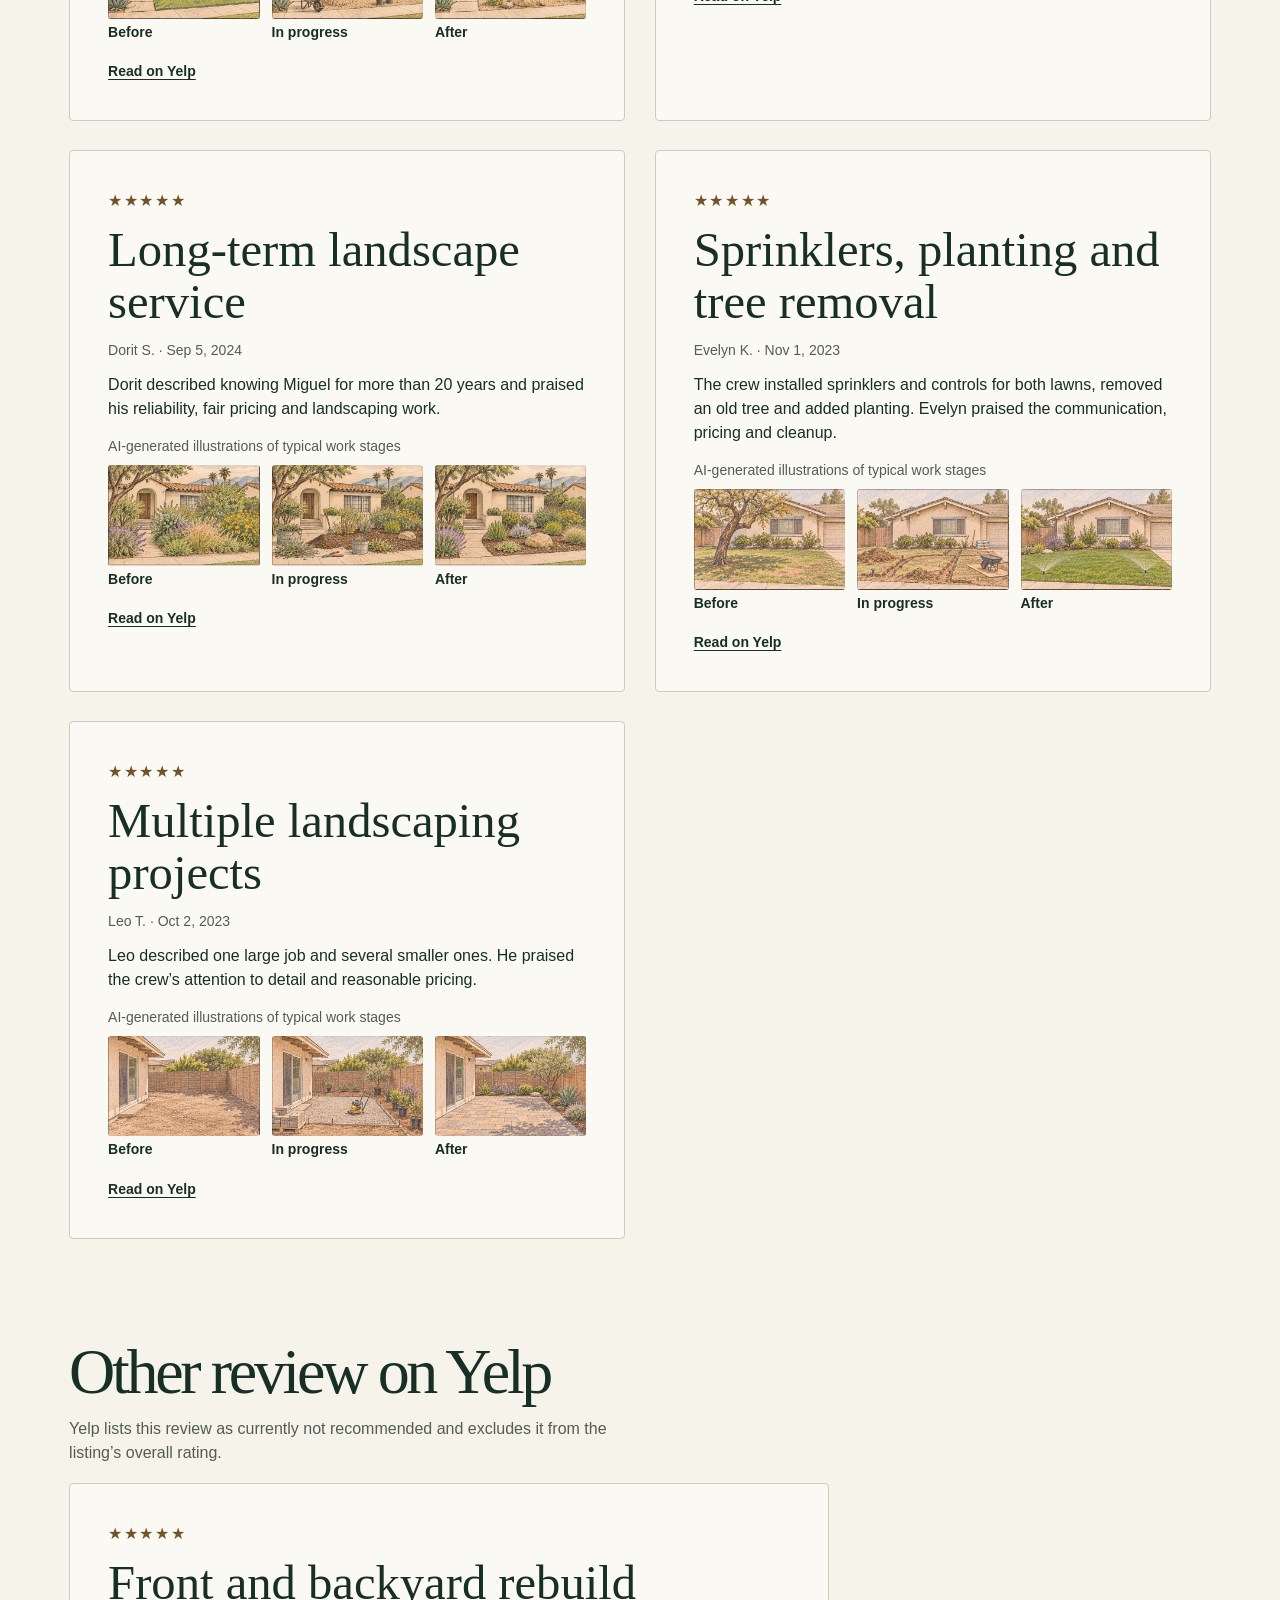
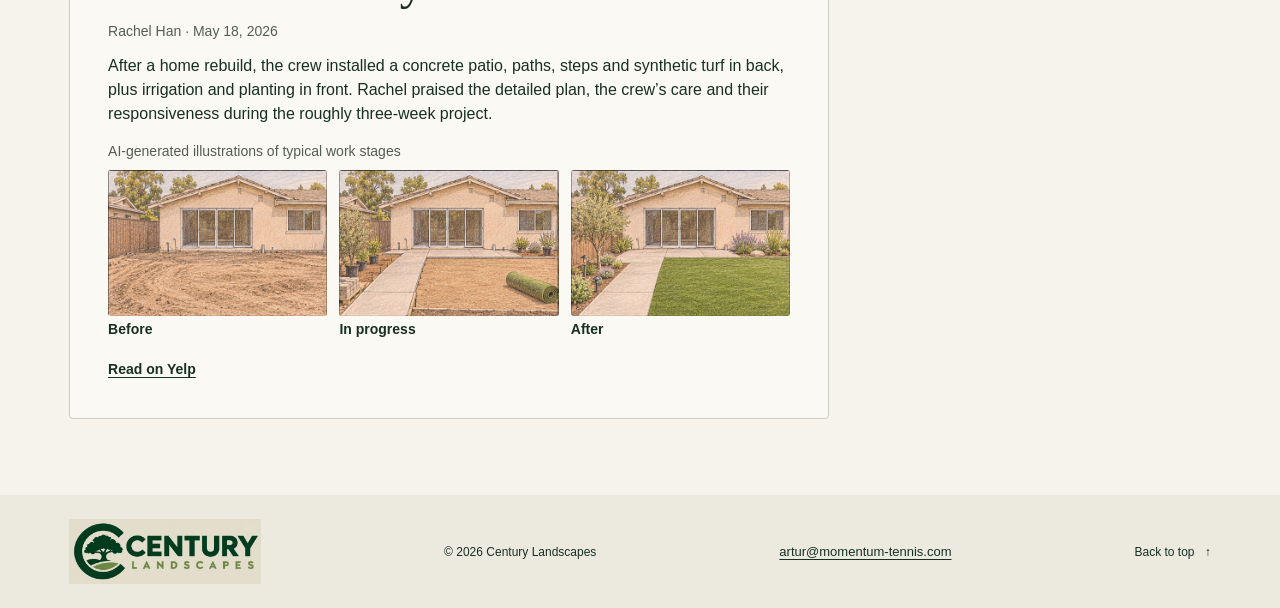
<file: reviews.html>
<!doctype html>
<html lang="en">
<head>
  <meta charset="utf-8">
  <meta name="viewport" content="width=device-width, initial-scale=1">
  <meta name="description" content="Read summaries of Yelp reviews for Go Panorama Landscaping, with customer photos and links to the original reviews.">
  <title>Client Reviews — Century Landscapes</title>
  <link rel="icon" href="assets/icon.png">
  <link rel="stylesheet" href="styles.css">
  <link rel="stylesheet" href="assets/work-catalogue.css">
  <link rel="stylesheet" href="assets/portfolio-pages.css">
  <script src="navigation.js" defer></script>
  <script src="assets/catalogue-gallery.js" defer></script>
</head>
<body class="portfolio-page review-page">
  <a class="skip" href="#main">Skip to content</a>
  <header class="mast" id="top">
    <div class="bounds header-inner">
      <a class="brand" href="index.html#top" aria-label="Century Landscapes home"><img src="assets/wordmark.webp" alt="Century Landscapes" width="648" height="220"></a>
      <nav class="desktop-nav" aria-label="Main navigation"><a href="index.html#gardens">Gardens</a><a href="index.html#services">Services</a><a href="index.html#approach">Our approach</a><a href="reviews.html" aria-current="page">Reviews</a><a href="before-and-after.html">Work Catalogue</a></nav>
      <div class="head-actions"><a class="pill dark" href="index.html#your-landscape">Start a project</a><button class="menu-toggle" id="menu-toggle" aria-expanded="false" aria-controls="mobile-nav" aria-label="Open menu"><i></i><i></i></button></div>
    </div>
    <nav class="mobile-nav" id="mobile-nav" aria-label="Mobile navigation" hidden><a href="index.html#gardens">Gardens</a><a href="index.html#services">Services</a><a href="index.html#approach">Our approach</a><a href="index.html#questions">Questions</a><a href="reviews.html" aria-current="page">Reviews</a><a href="before-and-after.html">Work Catalogue</a></nav>
  </header>
  <main id="main">
    <section class="portfolio-heading portfolio-hero" aria-labelledby="page-title">
      <div class="bounds portfolio-hero-inner">
        <div class="portfolio-hero-copy">
          <h1 id="page-title">Client <em>reviews.</em></h1>
          <p>Read what homeowners said about their projects, with photos they shared on Yelp.</p>
          <a class="pill" href="#recommended">Read client reviews</a>
        </div>
        <img src="assets/reviews/WondbRcjqND_e8mqyu23hg.jpg" alt="Finished curved paver walkway photographed by Eric O." fetchpriority="high">
      </div>
    </section>
<section class="bounds collection-body" aria-labelledby="recommended">
  <div class="collection-intro">
    <div><h2 id="recommended">What clients said</h2><p>Summaries of the 15 recommended Go Panorama Landscaping reviews on Yelp.</p></div>
    <a class="pill dark" href="https://www.yelp.com/biz/go-panorama-landscaping-san-jose-2">Go Panorama on Yelp</a>
  </div>
  <div class="review-grid"><article class="review-card" id="review-1">
    <p class="review-stars" aria-label="5 out of 5 stars"><span aria-hidden="true">★★★★★</span></p>
    <h3>Asphalt-to-landscape conversion</h3>
    <p class="review-meta">Laurence P. <span aria-hidden="true">·</span> <time datetime="2026-07-29">Jul 29, 2026</time></p>
    <p>Laurence praised the crew’s organization, hard work and paver installation as they turned an asphalt area into a landscaped space.</p>
    
    <div class="review-illustrations" role="group" aria-label="AI-generated stage illustrations">
      <p class="review-meta">AI-generated illustrations of typical work stages</p>
      <div class="review-illustration-grid">
        <figure class="review-illustration">
          <div class="review-illustration-image"><img src="assets/review-illustrations/hardscape-and-irrigation.jpg" alt="Cracked asphalt patio" loading="lazy" decoding="async" class="art-row-0 art-col-0"></div>
          <figcaption>Before</figcaption>
        </figure>
        <figure class="review-illustration">
          <div class="review-illustration-image"><img src="assets/review-illustrations/hardscape-and-irrigation.jpg" alt="Compacted base and partially laid pavers" loading="lazy" decoding="async" class="art-row-0 art-col-1"></div>
          <figcaption>In progress</figcaption>
        </figure>
        <figure class="review-illustration">
          <div class="review-illustration-image"><img src="assets/review-illustrations/hardscape-and-irrigation.jpg" alt="Finished patio with pavers and planting" loading="lazy" decoding="async" class="art-row-0 art-col-2"></div>
          <figcaption>After</figcaption>
        </figure>
      </div>
    </div>
    <a class="source-link" href="https://www.yelp.com/biz/go-panorama-landscaping-san-jose-2">Read on Yelp</a>
  </article><article class="review-card" id="review-mg">
    <p class="review-stars" aria-label="5 out of 5 stars"><span aria-hidden="true">★★★★★</span></p>
    <h3>Four years of garden care</h3>
    <p class="review-meta">M G. <span aria-hidden="true">·</span> <time datetime="2026-07-31">Jul 31, 2026</time></p>
    <p>This reviewer described four years of help caring for lawn, turf, shrubs, seasonal flowers, vegetables and an orchard. The crew also maintained irrigation, hardscaping and a fountain and helped with last-minute requests.</p>
    <details class="review-photos" open>
      <summary>10 reviewer photos</summary>
      <div class="review-photo-stage" role="group" aria-label="After">
        <p class="review-meta">After</p>
        <ul class="review-photo-grid"><li><a href="assets/reviews/5fFJjP80EIrNlfF5Jm8eww.jpg"><img src="assets/reviews/5fFJjP80EIrNlfF5Jm8eww.jpg" alt="Project photo 10 from M G." loading="lazy" decoding="async"></a></li></ul>
      </div>
      <div class="review-photo-stage" role="group" aria-label="More reviewer photos">
        <p class="review-meta">More reviewer photos</p>
        <ul class="review-photo-grid"><li><a href="assets/reviews/Ra7Foe1qjCuj3nWILoTx5w.jpg"><img src="assets/reviews/Ra7Foe1qjCuj3nWILoTx5w.jpg" alt="Project photo 1 from M G." loading="lazy" decoding="async"></a></li><li><a href="assets/reviews/jQFSCRPMiue5-O3G3ng9yg.jpg"><img src="assets/reviews/jQFSCRPMiue5-O3G3ng9yg.jpg" alt="Project photo 2 from M G." loading="lazy" decoding="async"></a></li><li><a href="assets/reviews/XBDh5DG-eqlF7AQt8jCUPg.jpg"><img src="assets/reviews/XBDh5DG-eqlF7AQt8jCUPg.jpg" alt="Project photo 3 from M G." loading="lazy" decoding="async"></a></li><li><a href="assets/reviews/uDG7nojdCwjQLE457YvQog.jpg"><img src="assets/reviews/uDG7nojdCwjQLE457YvQog.jpg" alt="Project photo 4 from M G." loading="lazy" decoding="async"></a></li><li><a href="assets/reviews/4scKTGoG6uG441NOFyspTQ.jpg"><img src="assets/reviews/4scKTGoG6uG441NOFyspTQ.jpg" alt="Project photo 5 from M G." loading="lazy" decoding="async"></a></li><li><a href="assets/reviews/v9SBwAwgQuxupwK8BxZBFg.jpg"><img src="assets/reviews/v9SBwAwgQuxupwK8BxZBFg.jpg" alt="Project photo 6 from M G." loading="lazy" decoding="async"></a></li><li><a href="assets/reviews/xdDFq5xDpVLKNNDV1Y6rtA.jpg"><img src="assets/reviews/xdDFq5xDpVLKNNDV1Y6rtA.jpg" alt="Project photo 7 from M G." loading="lazy" decoding="async"></a></li><li><a href="assets/reviews/AwGmyd-InsBuAojsvFVUWw.jpg"><img src="assets/reviews/AwGmyd-InsBuAojsvFVUWw.jpg" alt="Project photo 8 from M G." loading="lazy" decoding="async"></a></li><li><a href="assets/reviews/2lw5S2JY_wXBfEV05GLEEQ.jpg"><img src="assets/reviews/2lw5S2JY_wXBfEV05GLEEQ.jpg" alt="Project photo 9 from M G." loading="lazy" decoding="async"></a></li></ul>
      </div>
      <a class="source-link" href="https://www.yelp.com/biz_photos/go-panorama-landscaping-san-jose-2?userid=Cmi0GGFHpfMiB2vpLQjW6Q">Photo gallery on Yelp</a>
    </details>
    <div class="review-illustrations" role="group" aria-label="AI-generated stage illustrations">
      <p class="review-meta">AI-generated illustrations of typical work stages</p>
      <div class="review-illustration-grid">
        <figure class="review-illustration">
          <div class="review-illustration-image"><img src="assets/review-illustrations/maintenance-and-planting.jpg" alt="Overgrown seasonal border" loading="lazy" decoding="async" class="art-row-2 art-col-0"></div>
          <figcaption>Before</figcaption>
        </figure>
        <figure class="review-illustration">
          <div class="review-illustration-image"><img src="assets/review-illustrations/maintenance-and-planting.jpg" alt="Pruning and mulching underway" loading="lazy" decoding="async" class="art-row-2 art-col-1"></div>
          <figcaption>In progress</figcaption>
        </figure>
      </div>
    </div>
    <a class="source-link" href="https://www.yelp.com/biz/go-panorama-landscaping-san-jose-2">Read on Yelp</a>
  </article><article class="review-card" id="review-eric-o">
    <p class="review-stars" aria-label="5 out of 5 stars"><span aria-hidden="true">★★★★★</span></p>
    <h3>Curved paver walkway</h3>
    <p class="review-meta">Eric O. <span aria-hidden="true">·</span> <time datetime="2024-08-06">Aug 6, 2024</time></p>
    <p>Eric chose a competitive quote to replace decomposed granite with concrete pavers along the existing curves. He praised the preparation, installation and cleanup.</p>
    <details class="review-photos" open>
      <summary>5 reviewer photos</summary>
      <div class="review-photo-stage" role="group" aria-label="Before">
        <p class="review-meta">Before</p>
        <ul class="review-photo-grid"><li><a href="assets/reviews/bpyIQC7yJlzsNIvxJqj_pQ.jpg"><img src="assets/reviews/bpyIQC7yJlzsNIvxJqj_pQ.jpg" alt="Project photo 5 from Eric O." loading="lazy" decoding="async"></a></li><li><a href="assets/reviews/nrrV6gDcSqvtj_wofkExHg.jpg"><img src="assets/reviews/nrrV6gDcSqvtj_wofkExHg.jpg" alt="Project photo 1 from Eric O." loading="lazy" decoding="async"></a></li></ul>
      </div>
      <div class="review-photo-stage" role="group" aria-label="After">
        <p class="review-meta">After</p>
        <ul class="review-photo-grid"><li><a href="assets/reviews/WondbRcjqND_e8mqyu23hg.jpg"><img src="assets/reviews/WondbRcjqND_e8mqyu23hg.jpg" alt="Project photo 2 from Eric O." loading="lazy" decoding="async"></a></li><li><a href="assets/reviews/zpryE2yuSvzkhxVlvirVug.jpg"><img src="assets/reviews/zpryE2yuSvzkhxVlvirVug.jpg" alt="Project photo 3 from Eric O." loading="lazy" decoding="async"></a></li><li><a href="assets/reviews/r33tkKZl-PpkKRbqgIvLCA.jpg"><img src="assets/reviews/r33tkKZl-PpkKRbqgIvLCA.jpg" alt="Project photo 4 from Eric O." loading="lazy" decoding="async"></a></li></ul>
      </div>
      <a class="source-link" href="https://www.yelp.com/biz_photos/go-panorama-landscaping-san-jose-2?userid=oQazwydi_41dmcrzEGut0g">Photo gallery on Yelp</a>
    </details>
    <div class="review-illustrations" role="group" aria-label="AI-generated stage illustrations">
      <p class="review-meta">AI-generated illustrations of typical work stages</p>
      <div class="review-illustration-grid">
        <figure class="review-illustration">
          <div class="review-illustration-image"><img src="assets/review-illustrations/hardscape-and-irrigation.jpg" alt="Soil and drip line beside a partly laid stone path" loading="lazy" decoding="async" class="art-row-1 art-col-1"></div>
          <figcaption>In progress</figcaption>
        </figure>
      </div>
    </div>
    <a class="source-link" href="https://www.yelp.com/biz/go-panorama-landscaping-san-jose-2">Read on Yelp</a>
  </article><article class="review-card" id="review-sc-h">
    <p class="review-stars" aria-label="5 out of 5 stars"><span aria-hidden="true">★★★★★</span></p>
    <h3>Hillside orchard and front yard</h3>
    <p class="review-meta">SC H. <span aria-hidden="true">·</span> <time datetime="2024-11-23">Nov 23, 2024</time></p>
    <p>The crew planted a hillside orchard, built a path and a concrete gazebo pad with retaining walls, removed old sheds and redid the front yard. The reviewer praised the horticultural advice and workmanship and noted delays at several points.</p>
    <details class="review-photos" open>
      <summary>10 reviewer photos</summary>
      <div class="review-photo-stage" role="group" aria-label="Before">
        <p class="review-meta">Before</p>
        <ul class="review-photo-grid"><li><a href="assets/reviews/2CDHxreIdOIetDVLJED4cA.jpg"><img src="assets/reviews/2CDHxreIdOIetDVLJED4cA.jpg" alt="Project photo 1 from SC H." loading="lazy" decoding="async"></a></li><li><a href="assets/reviews/43UtzLGsEHfaupBpY-17nw.jpg"><img src="assets/reviews/43UtzLGsEHfaupBpY-17nw.jpg" alt="Project photo 7 from SC H." loading="lazy" decoding="async"></a></li></ul>
      </div>
      <div class="review-photo-stage" role="group" aria-label="In progress">
        <p class="review-meta">In progress</p>
        <ul class="review-photo-grid"><li><a href="assets/reviews/BwL-ReXuSbAdDOHTYLN1Yg.jpg"><img src="assets/reviews/BwL-ReXuSbAdDOHTYLN1Yg.jpg" alt="Project photo 2 from SC H." loading="lazy" decoding="async"></a></li></ul>
      </div>
      <div class="review-photo-stage" role="group" aria-label="After">
        <p class="review-meta">After</p>
        <ul class="review-photo-grid"><li><a href="assets/reviews/TvnXxz73sL8Xc2VluwK6NA.jpg"><img src="assets/reviews/TvnXxz73sL8Xc2VluwK6NA.jpg" alt="Project photo 3 from SC H." loading="lazy" decoding="async"></a></li><li><a href="assets/reviews/xRCwnPFgTAP6eb8-a9agXA.jpg"><img src="assets/reviews/xRCwnPFgTAP6eb8-a9agXA.jpg" alt="Project photo 4 from SC H." loading="lazy" decoding="async"></a></li><li><a href="assets/reviews/1PxvfKr4TMtWvYKDBRxVBg.jpg"><img src="assets/reviews/1PxvfKr4TMtWvYKDBRxVBg.jpg" alt="Project photo 5 from SC H." loading="lazy" decoding="async"></a></li><li><a href="assets/reviews/PGjDDRFwB0otDDV2u9mLSA.jpg"><img src="assets/reviews/PGjDDRFwB0otDDV2u9mLSA.jpg" alt="Project photo 6 from SC H." loading="lazy" decoding="async"></a></li></ul>
      </div>
      <div class="review-photo-stage" role="group" aria-label="More reviewer photos">
        <p class="review-meta">More reviewer photos</p>
        <ul class="review-photo-grid"><li><a href="assets/reviews/OeBrQSuHY9HaM66aJkYYbg.jpg"><img src="assets/reviews/OeBrQSuHY9HaM66aJkYYbg.jpg" alt="Project photo 8 from SC H." loading="lazy" decoding="async"></a></li><li><a href="assets/reviews/7K42EE-6NcoZff27FFw0rg.jpg"><img src="assets/reviews/7K42EE-6NcoZff27FFw0rg.jpg" alt="Project photo 9 from SC H." loading="lazy" decoding="async"></a></li><li><a href="assets/reviews/pwQJap7YQKYdnsuN3pdEyA.jpg"><img src="assets/reviews/pwQJap7YQKYdnsuN3pdEyA.jpg" alt="Project photo 10 from SC H." loading="lazy" decoding="async"></a></li></ul>
      </div>
      <a class="source-link" href="https://www.yelp.com/biz_photos/go-panorama-landscaping-san-jose-2?userid=-HJGX3DeeYNMhVYNVANmFw">Photo gallery on Yelp</a>
    </details>
    <a class="source-link" href="https://www.yelp.com/biz/go-panorama-landscaping-san-jose-2">Read on Yelp</a>
  </article><article class="review-card" id="review-matt-p">
    <p class="review-stars" aria-label="5 out of 5 stars"><span aria-hidden="true">★★★★★</span></p>
    <h3>Backyard patio and front-yard paths</h3>
    <p class="review-meta">Matt P. <span aria-hidden="true">·</span> <time datetime="2023-11-13">Nov 13, 2023</time></p>
    <p>An uneven, muddy backyard became a patio for gardening and entertaining. The crew returned to build a retaining wall, steps and gravel paths for the front-yard lawn conversion. Matt appreciated the team’s design advice and willingness to work within the budget.</p>
    <details class="review-photos" open>
      <summary>6 reviewer photos</summary>
      <div class="review-photo-stage" role="group" aria-label="Before">
        <p class="review-meta">Before</p>
        <ul class="review-photo-grid"><li><a href="assets/reviews/BtnJY3MmZ8cjE8u92jfaRA.jpg"><img src="assets/reviews/BtnJY3MmZ8cjE8u92jfaRA.jpg" alt="Project photo 5 from Matt P." loading="lazy" decoding="async"></a></li><li><a href="assets/reviews/QAgOWAwkdwpC6Wj0UK_C9A.jpg"><img src="assets/reviews/QAgOWAwkdwpC6Wj0UK_C9A.jpg" alt="Project photo 6 from Matt P." loading="lazy" decoding="async"></a></li></ul>
      </div>
      <div class="review-photo-stage" role="group" aria-label="In progress">
        <p class="review-meta">In progress</p>
        <ul class="review-photo-grid"><li><a href="assets/reviews/CaEUtegDN18CzCIhOKqbFg.jpg"><img src="assets/reviews/CaEUtegDN18CzCIhOKqbFg.jpg" alt="Project photo 1 from Matt P." loading="lazy" decoding="async"></a></li></ul>
      </div>
      <div class="review-photo-stage" role="group" aria-label="After">
        <p class="review-meta">After</p>
        <ul class="review-photo-grid"><li><a href="assets/reviews/PlSPKdEXkZb5cMLP0fv5qA.jpg"><img src="assets/reviews/PlSPKdEXkZb5cMLP0fv5qA.jpg" alt="Project photo 2 from Matt P." loading="lazy" decoding="async"></a></li><li><a href="assets/reviews/uPpsWqLs4srnh_nOXHs4Og.jpg"><img src="assets/reviews/uPpsWqLs4srnh_nOXHs4Og.jpg" alt="Project photo 3 from Matt P." loading="lazy" decoding="async"></a></li></ul>
      </div>
      <div class="review-photo-stage" role="group" aria-label="More reviewer photos">
        <p class="review-meta">More reviewer photos</p>
        <ul class="review-photo-grid"><li><a href="assets/reviews/8Rm8hZQu92Uf0C_yuFbwkw.jpg"><img src="assets/reviews/8Rm8hZQu92Uf0C_yuFbwkw.jpg" alt="Project photo 4 from Matt P." loading="lazy" decoding="async"></a></li></ul>
      </div>
      <a class="source-link" href="https://www.yelp.com/biz_photos/go-panorama-landscaping-san-jose-2?userid=1bMEJfJqbl6SvfhZyFVJXg">Photo gallery on Yelp</a>
    </details>
    <a class="source-link" href="https://www.yelp.com/biz/go-panorama-landscaping-san-jose-2">Read on Yelp</a>
  </article><article class="review-card" id="review-jen-l">
    <p class="review-stars" aria-label="5 out of 5 stars"><span aria-hidden="true">★★★★★</span></p>
    <h3>Turf, planting beds and drip irrigation</h3>
    <p class="review-meta">Jen L. <span aria-hidden="true">·</span> <time datetime="2024-09-29">Sep 29, 2024</time></p>
    <p>Jen praised the plant and care advice, consolidated drip zones, new turf and the careful work around existing stepping stones. The crew also reset sunken pavers in the walkway and driveway.</p>
    <details class="review-photos" open>
      <summary>5 reviewer photos</summary>
      <div class="review-photo-stage" role="group" aria-label="After">
        <p class="review-meta">After</p>
        <ul class="review-photo-grid"><li><a href="assets/reviews/47RhZWF1Pa_INECu_rZzAQ.jpg"><img src="assets/reviews/47RhZWF1Pa_INECu_rZzAQ.jpg" alt="Project photo 1 from Jen L." loading="lazy" decoding="async"></a></li><li><a href="assets/reviews/M-kVOwcHVr8X3X41TcB2LA.jpg"><img src="assets/reviews/M-kVOwcHVr8X3X41TcB2LA.jpg" alt="Project photo 2 from Jen L." loading="lazy" decoding="async"></a></li><li><a href="assets/reviews/PkfqX61CArMjwhl6TlcDwg.jpg"><img src="assets/reviews/PkfqX61CArMjwhl6TlcDwg.jpg" alt="Project photo 3 from Jen L." loading="lazy" decoding="async"></a></li><li><a href="assets/reviews/K8dzwvdcbsaWS5Ka9OSfng.jpg"><img src="assets/reviews/K8dzwvdcbsaWS5Ka9OSfng.jpg" alt="Project photo 4 from Jen L." loading="lazy" decoding="async"></a></li><li><a href="assets/reviews/xKdydufMz306yXwKEKyHMg.jpg"><img src="assets/reviews/xKdydufMz306yXwKEKyHMg.jpg" alt="Project photo 5 from Jen L." loading="lazy" decoding="async"></a></li></ul>
      </div>
      <a class="source-link" href="https://www.yelp.com/biz_photos/go-panorama-landscaping-san-jose-2?userid=nmXsUQeMGfAfOKhZ9w2eAg">Photo gallery on Yelp</a>
    </details>
    <div class="review-illustrations" role="group" aria-label="AI-generated stage illustrations">
      <p class="review-meta">AI-generated illustrations of typical work stages</p>
      <div class="review-illustration-grid">
        <figure class="review-illustration">
          <div class="review-illustration-image"><img src="assets/review-illustrations/outdoor-rebuilds.jpg" alt="Bare post-construction yard" loading="lazy" decoding="async" class="art-row-2 art-col-0"></div>
          <figcaption>Before</figcaption>
        </figure>
        <figure class="review-illustration">
          <div class="review-illustration-image"><img src="assets/review-illustrations/outdoor-rebuilds.jpg" alt="Path paving and turf preparation underway" loading="lazy" decoding="async" class="art-row-2 art-col-1"></div>
          <figcaption>In progress</figcaption>
        </figure>
      </div>
    </div>
    <a class="source-link" href="https://www.yelp.com/biz/go-panorama-landscaping-san-jose-2">Read on Yelp</a>
  </article><article class="review-card" id="review-richard-s">
    <p class="review-stars" aria-label="5 out of 5 stars"><span aria-hidden="true">★★★★★</span></p>
    <h3>Stamped concrete patio and picket fence</h3>
    <p class="review-meta">Richard S. <span aria-hidden="true">·</span> <time datetime="2024-01-07">Jan 7, 2024</time></p>
    <p>The crew removed old decking, installed a concrete patio and replaced the front picket fence. Richard praised the communication, workmanship and on-schedule completion.</p>
    <details class="review-photos" open>
      <summary>4 reviewer photos</summary>
      <div class="review-photo-stage" role="group" aria-label="In progress">
        <p class="review-meta">In progress</p>
        <ul class="review-photo-grid"><li><a href="assets/reviews/DXX0UFBATSKCadAFB0ee5A.jpg"><img src="assets/reviews/DXX0UFBATSKCadAFB0ee5A.jpg" alt="Project photo 2 from Richard S." loading="lazy" decoding="async"></a></li><li><a href="assets/reviews/jXiNtwV07_ykW8DBgF_AWw.jpg"><img src="assets/reviews/jXiNtwV07_ykW8DBgF_AWw.jpg" alt="Project photo 1 from Richard S." loading="lazy" decoding="async"></a></li></ul>
      </div>
      <div class="review-photo-stage" role="group" aria-label="After">
        <p class="review-meta">After</p>
        <ul class="review-photo-grid"><li><a href="assets/reviews/Pr3Yc4AOGTJWydANgoCvFg.jpg"><img src="assets/reviews/Pr3Yc4AOGTJWydANgoCvFg.jpg" alt="Project photo 4 from Richard S." loading="lazy" decoding="async"></a></li><li><a href="assets/reviews/Uam7IWQxPHuq0FFFuzUPhQ.jpg"><img src="assets/reviews/Uam7IWQxPHuq0FFFuzUPhQ.jpg" alt="Project photo 3 from Richard S." loading="lazy" decoding="async"></a></li></ul>
      </div>
      <a class="source-link" href="https://www.yelp.com/biz_photos/go-panorama-landscaping-san-jose-2?userid=1LK4js5Tk1tW-MCi2x_YZg">Photo gallery on Yelp</a>
    </details>
    <div class="review-illustrations" role="group" aria-label="AI-generated stage illustrations">
      <p class="review-meta">AI-generated illustrations of typical work stages</p>
      <div class="review-illustration-grid">
        <figure class="review-illustration">
          <div class="review-illustration-image"><img src="assets/review-illustrations/outdoor-rebuilds.jpg" alt="Bare yard beside a house" loading="lazy" decoding="async" class="art-row-1 art-col-0"></div>
          <figcaption>Before</figcaption>
        </figure>
      </div>
    </div>
    <a class="source-link" href="https://www.yelp.com/biz/go-panorama-landscaping-san-jose-2">Read on Yelp</a>
  </article><article class="review-card" id="review-8">
    <p class="review-stars" aria-label="5 out of 5 stars"><span aria-hidden="true">★★★★★</span></p>
    <h3>Planter, path and irrigation repair</h3>
    <p class="review-meta">Steve D. <span aria-hidden="true">·</span> <time datetime="2024-07-04">Jul 4, 2024</time></p>
    <p>Steve described new soil for planters, stone for a path and repairs to existing irrigation. He praised the crew’s responsiveness and care in fixing earlier work.</p>
    
    <div class="review-illustrations" role="group" aria-label="AI-generated stage illustrations">
      <p class="review-meta">AI-generated illustrations of typical work stages</p>
      <div class="review-illustration-grid">
        <figure class="review-illustration">
          <div class="review-illustration-image"><img src="assets/review-illustrations/hardscape-and-irrigation.jpg" alt="Bare planters and weathered stone path" loading="lazy" decoding="async" class="art-row-1 art-col-0"></div>
          <figcaption>Before</figcaption>
        </figure>
        <figure class="review-illustration">
          <div class="review-illustration-image"><img src="assets/review-illustrations/hardscape-and-irrigation.jpg" alt="Soil and drip line beside a partly laid stone path" loading="lazy" decoding="async" class="art-row-1 art-col-1"></div>
          <figcaption>In progress</figcaption>
        </figure>
        <figure class="review-illustration">
          <div class="review-illustration-image"><img src="assets/review-illustrations/hardscape-and-irrigation.jpg" alt="Planted beds beside a finished stone path" loading="lazy" decoding="async" class="art-row-1 art-col-2"></div>
          <figcaption>After</figcaption>
        </figure>
      </div>
    </div>
    <a class="source-link" href="https://www.yelp.com/biz/go-panorama-landscaping-san-jose-2">Read on Yelp</a>
  </article><article class="review-card" id="review-9">
    <p class="review-stars" aria-label="5 out of 5 stars"><span aria-hidden="true">★★★★★</span></p>
    <h3>Planting, lighting and irrigation refresh</h3>
    <p class="review-meta">Vijay K. <span aria-hidden="true">·</span> <time datetime="2024-05-31">May 31, 2024</time></p>
    <p>Vijay reported that the crew refreshed the landscape with new plants, soil treatment, lighting and irrigation. The team handled materials and stayed within budget.</p>
    
    <div class="review-illustrations" role="group" aria-label="AI-generated stage illustrations">
      <p class="review-meta">AI-generated illustrations of typical work stages</p>
      <div class="review-illustration-grid">
        <figure class="review-illustration">
          <div class="review-illustration-image"><img src="assets/review-illustrations/hardscape-and-irrigation.jpg" alt="Sparse border beside a lawn" loading="lazy" decoding="async" class="art-row-2 art-col-0"></div>
          <figcaption>Before</figcaption>
        </figure>
        <figure class="review-illustration">
          <div class="review-illustration-image"><img src="assets/review-illustrations/hardscape-and-irrigation.jpg" alt="Drip tubing and path lights during installation" loading="lazy" decoding="async" class="art-row-2 art-col-1"></div>
          <figcaption>In progress</figcaption>
        </figure>
        <figure class="review-illustration">
          <div class="review-illustration-image"><img src="assets/review-illustrations/hardscape-and-irrigation.jpg" alt="Replanted border with installed path lighting" loading="lazy" decoding="async" class="art-row-2 art-col-2"></div>
          <figcaption>After</figcaption>
        </figure>
      </div>
    </div>
    <a class="source-link" href="https://www.yelp.com/biz/go-panorama-landscaping-san-jose-2">Read on Yelp</a>
  </article><article class="review-card" id="review-kiana-f">
    <p class="review-stars" aria-label="5 out of 5 stars"><span aria-hidden="true">★★★★★</span></p>
    <h3>Landscape renovation and fountain repair</h3>
    <p class="review-meta">Kiana F. <span aria-hidden="true">·</span> <time datetime="2024-06-03">Jun 3, 2024</time></p>
    <p>Kiana described a landscape overhaul that stayed within budget, with ongoing maintenance and a quick response to an urgent fountain repair.</p>
    <details class="review-photos" open>
      <summary>7 reviewer photos</summary>
      <div class="review-photo-stage" role="group" aria-label="Before">
        <p class="review-meta">Before</p>
        <ul class="review-photo-grid"><li><a href="assets/reviews/BQ5lteGYnl516JeQD1E6Ig.jpg"><img src="assets/reviews/BQ5lteGYnl516JeQD1E6Ig.jpg" alt="Project photo 1 from Kiana F." loading="lazy" decoding="async"></a></li><li><a href="assets/reviews/ZpqkTRjKDhBrVVS7UARiQQ.jpg"><img src="assets/reviews/ZpqkTRjKDhBrVVS7UARiQQ.jpg" alt="Project photo 2 from Kiana F." loading="lazy" decoding="async"></a></li><li><a href="assets/reviews/bbwcnUDN4dN_ivGFaLh56g.jpg"><img src="assets/reviews/bbwcnUDN4dN_ivGFaLh56g.jpg" alt="Project photo 7 from Kiana F." loading="lazy" decoding="async"></a></li></ul>
      </div>
      <div class="review-photo-stage" role="group" aria-label="After">
        <p class="review-meta">After</p>
        <ul class="review-photo-grid"><li><a href="assets/reviews/hj85ADrHu8vzzjfXDSNOTg.jpg"><img src="assets/reviews/hj85ADrHu8vzzjfXDSNOTg.jpg" alt="Project photo 3 from Kiana F." loading="lazy" decoding="async"></a></li><li><a href="assets/reviews/wln4mj1kSNj94JwoBsHGSQ.jpg"><img src="assets/reviews/wln4mj1kSNj94JwoBsHGSQ.jpg" alt="Project photo 4 from Kiana F." loading="lazy" decoding="async"></a></li><li><a href="assets/reviews/MG7Q54vF9BJi5vwj4tBTYw.jpg"><img src="assets/reviews/MG7Q54vF9BJi5vwj4tBTYw.jpg" alt="Project photo 5 from Kiana F." loading="lazy" decoding="async"></a></li><li><a href="assets/reviews/Ixc7oqPQCfEJ0pF429eX9w.jpg"><img src="assets/reviews/Ixc7oqPQCfEJ0pF429eX9w.jpg" alt="Project photo 6 from Kiana F." loading="lazy" decoding="async"></a></li></ul>
      </div>
      <a class="source-link" href="https://www.yelp.com/biz_photos/go-panorama-landscaping-san-jose-2?userid=AI_cBN0mST_dKT7RnynvDA">Photo gallery on Yelp</a>
    </details>
    <div class="review-illustrations" role="group" aria-label="AI-generated stage illustrations">
      <p class="review-meta">AI-generated illustrations of typical work stages</p>
      <div class="review-illustration-grid">
        <figure class="review-illustration">
          <div class="review-illustration-image"><img src="assets/review-illustrations/hardscape-and-irrigation.jpg" alt="Drip tubing and path lights during installation" loading="lazy" decoding="async" class="art-row-2 art-col-1"></div>
          <figcaption>In progress</figcaption>
        </figure>
      </div>
    </div>
    <a class="source-link" href="https://www.yelp.com/biz/go-panorama-landscaping-san-jose-2">Read on Yelp</a>
  </article><article class="review-card" id="review-11">
    <p class="review-stars" aria-label="5 out of 5 stars"><span aria-hidden="true">★★★★★</span></p>
    <h3>Low-maintenance lawn conversion</h3>
    <p class="review-meta">Li J. <span aria-hidden="true">·</span> <time datetime="2023-11-26">Nov 26, 2023</time></p>
    <p>The crew replaced a front lawn with stone, plants and hardscaping. Li appreciated the advice on materials, budget awareness and on-time finish.</p>
    
    <div class="review-illustrations" role="group" aria-label="AI-generated stage illustrations">
      <p class="review-meta">AI-generated illustrations of typical work stages</p>
      <div class="review-illustration-grid">
        <figure class="review-illustration">
          <div class="review-illustration-image"><img src="assets/review-illustrations/maintenance-and-planting.jpg" alt="Front lawn with sparse planting" loading="lazy" decoding="async" class="art-row-0 art-col-0"></div>
          <figcaption>Before</figcaption>
        </figure>
        <figure class="review-illustration">
          <div class="review-illustration-image"><img src="assets/review-illustrations/maintenance-and-planting.jpg" alt="Lawn removal and gravel installation" loading="lazy" decoding="async" class="art-row-0 art-col-1"></div>
          <figcaption>In progress</figcaption>
        </figure>
        <figure class="review-illustration">
          <div class="review-illustration-image"><img src="assets/review-illustrations/maintenance-and-planting.jpg" alt="Drought-tolerant plants and decorative stone" loading="lazy" decoding="async" class="art-row-0 art-col-2"></div>
          <figcaption>After</figcaption>
        </figure>
      </div>
    </div>
    <a class="source-link" href="https://www.yelp.com/biz/go-panorama-landscaping-san-jose-2?start=10">Read on Yelp</a>
  </article><article class="review-card" id="review-12">
    <p class="review-stars" aria-label="5 out of 5 stars"><span aria-hidden="true">★★★★★</span></p>
    <h3>Front-yard maintenance</h3>
    <p class="review-meta">Eric M. <span aria-hidden="true">·</span> <time datetime="2024-01-09">Jan 9, 2024</time></p>
    <p>Eric was pleased with shrub trimming and lawn mowing and planned to hire the crew again for work around backyard trees.</p>
    
    <div class="review-illustrations" role="group" aria-label="AI-generated stage illustrations">
      <p class="review-meta">AI-generated illustrations of typical work stages</p>
      <div class="review-illustration-grid">
        <figure class="review-illustration">
          <div class="review-illustration-image"><img src="assets/review-illustrations/maintenance-and-planting.jpg" alt="Overgrown lawn and shrubs" loading="lazy" decoding="async" class="art-row-1 art-col-0"></div>
          <figcaption>Before</figcaption>
        </figure>
        <figure class="review-illustration">
          <div class="review-illustration-image"><img src="assets/review-illustrations/maintenance-and-planting.jpg" alt="Mowing and pruning underway" loading="lazy" decoding="async" class="art-row-1 art-col-1"></div>
          <figcaption>In progress</figcaption>
        </figure>
        <figure class="review-illustration">
          <div class="review-illustration-image"><img src="assets/review-illustrations/maintenance-and-planting.jpg" alt="Trimmed shrubs and freshly mowed lawn" loading="lazy" decoding="async" class="art-row-1 art-col-2"></div>
          <figcaption>After</figcaption>
        </figure>
      </div>
    </div>
    <a class="source-link" href="https://www.yelp.com/biz/go-panorama-landscaping-san-jose-2?start=10">Read on Yelp</a>
  </article><article class="review-card" id="review-13">
    <p class="review-stars" aria-label="5 out of 5 stars"><span aria-hidden="true">★★★★★</span></p>
    <h3>Long-term landscape service</h3>
    <p class="review-meta">Dorit S. <span aria-hidden="true">·</span> <time datetime="2024-09-05">Sep 5, 2024</time></p>
    <p>Dorit described knowing Miguel for more than 20 years and praised his reliability, fair pricing and landscaping work.</p>
    
    <div class="review-illustrations" role="group" aria-label="AI-generated stage illustrations">
      <p class="review-meta">AI-generated illustrations of typical work stages</p>
      <div class="review-illustration-grid">
        <figure class="review-illustration">
          <div class="review-illustration-image"><img src="assets/review-illustrations/maintenance-and-planting.jpg" alt="Overgrown seasonal border" loading="lazy" decoding="async" class="art-row-2 art-col-0"></div>
          <figcaption>Before</figcaption>
        </figure>
        <figure class="review-illustration">
          <div class="review-illustration-image"><img src="assets/review-illustrations/maintenance-and-planting.jpg" alt="Pruning and mulching underway" loading="lazy" decoding="async" class="art-row-2 art-col-1"></div>
          <figcaption>In progress</figcaption>
        </figure>
        <figure class="review-illustration">
          <div class="review-illustration-image"><img src="assets/review-illustrations/maintenance-and-planting.jpg" alt="Tidied perennial border with refreshed mulch" loading="lazy" decoding="async" class="art-row-2 art-col-2"></div>
          <figcaption>After</figcaption>
        </figure>
      </div>
    </div>
    <a class="source-link" href="https://www.yelp.com/biz/go-panorama-landscaping-san-jose-2?start=10">Read on Yelp</a>
  </article><article class="review-card" id="review-14">
    <p class="review-stars" aria-label="5 out of 5 stars"><span aria-hidden="true">★★★★★</span></p>
    <h3>Sprinklers, planting and tree removal</h3>
    <p class="review-meta">Evelyn K. <span aria-hidden="true">·</span> <time datetime="2023-11-01">Nov 1, 2023</time></p>
    <p>The crew installed sprinklers and controls for both lawns, removed an old tree and added planting. Evelyn praised the communication, pricing and cleanup.</p>
    
    <div class="review-illustrations" role="group" aria-label="AI-generated stage illustrations">
      <p class="review-meta">AI-generated illustrations of typical work stages</p>
      <div class="review-illustration-grid">
        <figure class="review-illustration">
          <div class="review-illustration-image"><img src="assets/review-illustrations/outdoor-rebuilds.jpg" alt="Front lawn with an established tree" loading="lazy" decoding="async" class="art-row-0 art-col-0"></div>
          <figcaption>Before</figcaption>
        </figure>
        <figure class="review-illustration">
          <div class="review-illustration-image"><img src="assets/review-illustrations/outdoor-rebuilds.jpg" alt="Irrigation trenches in an exposed front yard" loading="lazy" decoding="async" class="art-row-0 art-col-1"></div>
          <figcaption>In progress</figcaption>
        </figure>
        <figure class="review-illustration">
          <div class="review-illustration-image"><img src="assets/review-illustrations/outdoor-rebuilds.jpg" alt="Planted front yard with sprinklers running" loading="lazy" decoding="async" class="art-row-0 art-col-2"></div>
          <figcaption>After</figcaption>
        </figure>
      </div>
    </div>
    <a class="source-link" href="https://www.yelp.com/biz/go-panorama-landscaping-san-jose-2?start=10">Read on Yelp</a>
  </article><article class="review-card" id="review-15">
    <p class="review-stars" aria-label="5 out of 5 stars"><span aria-hidden="true">★★★★★</span></p>
    <h3>Multiple landscaping projects</h3>
    <p class="review-meta">Leo T. <span aria-hidden="true">·</span> <time datetime="2023-10-02">Oct 2, 2023</time></p>
    <p>Leo described one large job and several smaller ones. He praised the crew’s attention to detail and reasonable pricing.</p>
    
    <div class="review-illustrations" role="group" aria-label="AI-generated stage illustrations">
      <p class="review-meta">AI-generated illustrations of typical work stages</p>
      <div class="review-illustration-grid">
        <figure class="review-illustration">
          <div class="review-illustration-image"><img src="assets/review-illustrations/outdoor-rebuilds.jpg" alt="Bare yard beside a house" loading="lazy" decoding="async" class="art-row-1 art-col-0"></div>
          <figcaption>Before</figcaption>
        </figure>
        <figure class="review-illustration">
          <div class="review-illustration-image"><img src="assets/review-illustrations/outdoor-rebuilds.jpg" alt="Paver base being compacted" loading="lazy" decoding="async" class="art-row-1 art-col-1"></div>
          <figcaption>In progress</figcaption>
        </figure>
        <figure class="review-illustration">
          <div class="review-illustration-image"><img src="assets/review-illustrations/outdoor-rebuilds.jpg" alt="Completed paver patio beside planted beds" loading="lazy" decoding="async" class="art-row-1 art-col-2"></div>
          <figcaption>After</figcaption>
        </figure>
      </div>
    </div>
    <a class="source-link" href="https://www.yelp.com/biz/go-panorama-landscaping-san-jose-2?start=10">Read on Yelp</a>
  </article></div>
  <section class="extra-review" aria-labelledby="other-review">
    <h2 id="other-review">Other review on Yelp</h2>
    <p>Yelp lists this review as currently not recommended and excludes it from the listing’s overall rating.</p>
    <article class="review-card" id="review-16">
    <p class="review-stars" aria-label="5 out of 5 stars"><span aria-hidden="true">★★★★★</span></p>
    <h3>Front and backyard rebuild</h3>
    <p class="review-meta">Rachel Han <span aria-hidden="true">·</span> <time datetime="2026-05-18">May 18, 2026</time></p>
    <p>After a home rebuild, the crew installed a concrete patio, paths, steps and synthetic turf in back, plus irrigation and planting in front. Rachel praised the detailed plan, the crew’s care and their responsiveness during the roughly three-week project.</p>
    
    <div class="review-illustrations" role="group" aria-label="AI-generated stage illustrations">
      <p class="review-meta">AI-generated illustrations of typical work stages</p>
      <div class="review-illustration-grid">
        <figure class="review-illustration">
          <div class="review-illustration-image"><img src="assets/review-illustrations/outdoor-rebuilds.jpg" alt="Bare post-construction yard" loading="lazy" decoding="async" class="art-row-2 art-col-0"></div>
          <figcaption>Before</figcaption>
        </figure>
        <figure class="review-illustration">
          <div class="review-illustration-image"><img src="assets/review-illustrations/outdoor-rebuilds.jpg" alt="Path paving and turf preparation underway" loading="lazy" decoding="async" class="art-row-2 art-col-1"></div>
          <figcaption>In progress</figcaption>
        </figure>
        <figure class="review-illustration">
          <div class="review-illustration-image"><img src="assets/review-illustrations/outdoor-rebuilds.jpg" alt="Finished concrete path, turf and planting" loading="lazy" decoding="async" class="art-row-2 art-col-2"></div>
          <figcaption>After</figcaption>
        </figure>
      </div>
    </div>
    <a class="source-link" href="https://www.yelp.com/not_recommended_reviews/go-panorama-landscaping-san-jose-2">Read on Yelp</a>
  </article>
  </section>
</section>
  </main>
  <dialog class="catalogue-gallery" aria-labelledby="catalogue-gallery-title">
    <div class="catalogue-gallery-bar">
      <h2 id="catalogue-gallery-title">Project photos</h2>
      <button class="gallery-close" type="button" autofocus>Close</button>
    </div>
    <figure class="gallery-figure">
      <div class="gallery-photo-area"><img class="gallery-photo" alt=""><p class="gallery-error" hidden>Photo unavailable. Try another photo.</p></div>
      <figcaption class="gallery-caption" aria-live="polite"></figcaption>
    </figure>
    <div class="catalogue-gallery-bar gallery-navigation">
      <button class="gallery-prev" type="button">Previous</button>
      <span class="gallery-count"></span>
      <button class="gallery-next" type="button">Next</button>
    </div>
  </dialog>
  <footer><div class="bounds footer-wrap"><a href="index.html" aria-label="Century Landscapes home"><img src="assets/wordmark.webp" width="192" height="65" alt="Century Landscapes"></a><p>© 2026 Century Landscapes</p><a class="footer-email" href="mailto:artur@momentum-tennis.com">artur@momentum-tennis.com</a><a class="backtop" href="#top">Back to top <span aria-hidden="true">↑</span></a></div></footer>
</body>
</html>
</file>
<file: styles.css>
:root{--paper:#f6f3eb;--paper-deep:#ece9df;--ink:#172f24;--green:#153c2a;--olive:#a8b386;--muted:#545d51;--line:#cbcdbf;--serif:"Baskervville","Baskerville","Iowan Old Style","Palatino Linotype",Georgia,serif;--sans:"DM Sans","Avenir Next",Avenir,Arial,sans-serif;--edge:clamp(22px,5.4vw,104px)}
*{box-sizing:border-box}
html{scroll-behavior:smooth;scroll-padding-top:20px}
body{margin:0;color:var(--ink);background:var(--paper);font-family:var(--sans);font-size:16px;line-height:1.5;-webkit-font-smoothing:antialiased}
body:has(dialog[open]){overflow:hidden}
button,input,textarea,select{font:inherit}
button,a,summary{-webkit-tap-highlight-color:transparent}
button{color:inherit;cursor:pointer}
button{border:0}
a{color:inherit;text-decoration:none}
button:focus-visible,a:focus-visible,summary:focus-visible,input:focus-visible,textarea:focus-visible,select:focus-visible{outline:3px solid #b8823d;outline-offset:5px}
img,video{display:block;max-width:100%}
h1,h2,h3,p,dl,dd,ol{margin:0}
h1,h2,h3,.garden-card strong,.service-list summary{font-family:var(--serif);font-weight:400}
h2{font-size:clamp(48px,5.9vw,94px);line-height:1.03;letter-spacing:-.052em}
em{font-weight:400}
.bounds{width:100%;max-width:1920px;margin-inline:auto;padding-inline:var(--edge)}
.section-space{padding-block:clamp(65px,7.2vw,120px)}
.eyebrow,.card-type,.count{font-size:10px;font-weight:650;letter-spacing:.16em;text-transform:uppercase}
.eyebrow{display:flex;align-items:center;gap:13px;font-size:11px;color:#506044;line-height:1.4}
.rule{display:inline-block;width:34px;height:1px;background:#82916a;flex:none}
.light{color:#f6f3e9}.light .rule{background:#c3cba5}
.pill{border-radius:50px;display:inline-flex;align-items:center;justify-content:center;gap:21px;font-family:var(--sans);font-size:13px;font-weight:650;letter-spacing:.005em;min-height:46px;padding:0 22px;transition:background .2s,transform .2s}
.pill:hover{transform:translateY(-2px)}
.pill span{font-family:Arial,sans-serif;font-size:19px;font-weight:400;line-height:1}
.dark{color:#fff;background:var(--green)}.dark:hover{background:#28513a}
.ivory{background:var(--paper);color:var(--ink)}.ivory:hover{background:#fff}
.skip{position:fixed;top:-100px;left:10px;background:white;padding:10px;z-index:15}.skip:focus{top:5px}
.mast{background:var(--paper);position:relative;z-index:3}
.header-inner{height:88px;display:grid;grid-template-columns:1fr auto 1fr;align-items:center;gap:28px}
.brand{width:197px;aspect-ratio:648/220;display:block;position:relative;margin-left:-5px;overflow:hidden}
.brand img{width:100%;height:100%;object-fit:contain}

.desktop-nav{display:flex;align-items:center;gap:clamp(24px,3.3vw,54px);font-size:14px;font-weight:550}
.desktop-nav a,.backtop{padding-block:8px;background-image:linear-gradient(currentColor,currentColor);background-size:0 1px;background-position:0 88%;background-repeat:no-repeat;transition:background-size .2s}
.desktop-nav a:hover,.backtop:hover{background-size:100% 1px}
.head-actions{justify-self:end;display:flex;align-items:center;gap:10px}.menu-toggle,.mobile-nav{display:none}
.hero{isolation:isolate;position:relative;background:#344530;color:#fff;overflow:hidden}
.hero-image{position:absolute;inset:0;width:100%;height:100%;object-fit:cover;object-position:50% 53%;z-index:-3;opacity:0;transition:opacity .65s ease}
.hero-image.active{opacity:1}
.hero::before{content:"";position:absolute;inset:0;z-index:-1;background:linear-gradient(90deg,rgba(7,22,12,.65),rgba(14,25,15,.24) 44%,rgba(11,23,15,.025) 78%),linear-gradient(0deg,rgba(9,22,14,.58),transparent 25%)}
.hero-inner{min-height:540px;height:clamp(550px,70svh,790px);display:flex;flex-direction:column;justify-content:center;position:relative;padding-top:30px;padding-bottom:89px}
.hero-copy{max-width:720px}
.hero h1{font-size:clamp(86px,8.65vw,156px);letter-spacing:-.058em;line-height:.88;margin:28px 0 21px;text-shadow:0 2px 22px rgba(6,24,13,.12)}
.hero h1 em{letter-spacing:-.048em}
.hero-intro{font-size:clamp(16px,1.2vw,20px);line-height:1.48;max-width:390px;color:#fff}
.hero-actions{display:flex;gap:28px;align-items:center;margin-top:27px}
.film-link{display:inline-flex;align-items:center;gap:9px;background:transparent;color:inherit;font-weight:600;font-size:13px;padding:8px 0}
.play-icon{display:grid;place-items:center;width:28px;height:28px;border:1px solid #fcfff7a6;border-radius:50%;font-size:10px;text-indent:2px}
.film-link:hover .play-icon,.round:hover{background:#ffffff32}
.hero-foot{display:flex;justify-content:space-between;align-items:center;position:absolute;bottom:24px;right:var(--edge);left:var(--edge)}
.scroll-cue {
  display:inline-flex;
  align-items:center;
  gap:7px;
  min-height:40px;
  font:500 12px/1.3 var(--sans);
  color:var(--muted);
  white-space:nowrap;
}
.scroll-cue:hover,.scroll-cue:focus-visible {text-decoration:underline;text-underline-offset:4px}
.cue-arrow {display:inline-block;font:400 16px/1 var(--sans)}
.hero-foot .scroll-cue,.services .scroll-cue,.project-band .scroll-cue {color:#f4f1e4}
.section-cue {margin-top:12px}
.project-cue {margin-inline-start:18px}
@media(prefers-reduced-motion:no-preference) {
  .hero-foot .cue-arrow {animation:scroll-hint 1.5s ease-in-out 1s 2}
  @keyframes scroll-hint {0%,100%{transform:translateY(0)}50%{transform:translateY(3px)}}
}
.slide-nav{display:flex;align-items:center;gap:7px}
.slide-info{display:flex;align-items:center;gap:16px;margin-right:11px}
#slide-caption{font:italic 19px var(--serif)}
.count{white-space:nowrap;letter-spacing:.09em;font-size:10px;color:#e3e6da}.count b{color:white}
.round{display:grid;place-items:center;width:39px;height:39px;border:1px solid #fff9;border-radius:50%;color:white;background:#20352240;font:20px Arial;transition:background .2s}
.section-intro{display:flex;justify-content:space-between;align-items:flex-end;gap:35px;margin-bottom:34px}
.section-intro .eyebrow,.approach-copy .eyebrow,.services-heading .eyebrow{margin-bottom:17px}
.section-intro>p{max-width:340px;color:var(--muted);line-height:1.65;font-size:15px;margin-bottom:5px}
.garden-grid{display:grid;grid-template-columns:repeat(3,minmax(0,1fr));gap:clamp(16px,2.05vw,38px)}
.garden-card{background:transparent;padding:0;text-align:left}
.card-photo{position:relative;aspect-ratio:1.46;display:block;overflow:hidden;background:#cbd0b7}
.card-photo img,.approach-photo img{width:100%;height:100%;object-fit:cover;transition:transform .65s ease}
.garden-card:hover img{transform:scale(1.04)}
.image-arrow{position:absolute;bottom:14px;right:14px;width:35px;height:35px;border-radius:50%;display:grid;place-items:center;background:var(--paper);color:var(--ink);font:20px Arial}
.card-type{display:block;color:#59664b;margin:17px 0 4px;font-size:9px}
.garden-card strong{display:block;font-size:clamp(26px,2.5vw,42px);letter-spacing:-.035em;line-height:1.1}
.services{background:#183b2c;color:var(--paper)}
.service-grid{display:grid;grid-template-columns:1fr 1.1fr;gap:10%;align-items:center;padding-block:clamp(65px,7vw,120px)}
.services-heading>p:last-child{margin-top:24px;max-width:330px;color:#d0d9c9;font-size:15px}
details{border-top:1px solid var(--line)}
summary{position:relative;display:flex;align-items:center;justify-content:space-between;gap:16px;list-style:none;cursor:pointer}
summary::-webkit-details-marker{display:none}
.plus{position:relative;width:14px;height:14px;flex:0 0 14px}
.plus::before,.plus::after{content:"";position:absolute;left:0;top:6px;width:14px;height:1px;background:currentColor}
.plus::after{transform:rotate(90deg);transition:transform .18s}
details[open]>summary .plus::after{transform:rotate(0deg)}
.service-list details{border-color:#80917c}.service-list details:last-of-type{border-bottom:1px solid #80917c}
.service-list summary{font-size:clamp(27px,2.8vw,47px);letter-spacing:-.035em;padding-block:19px}
.service-list details>p{color:#dce3d6;padding:0 30px 24px 0;font-size:15px;line-height:1.65}
.approach{display:grid;grid-template-columns:1fr .92fr;align-items:stretch;gap:clamp(35px,7.5vw,140px)}
.approach-photo{overflow:hidden;min-height:100%;background:#c3c9b5}.approach-photo img{object-position:56% center}
.approach-copy h2{font-size:clamp(46px,5vw,84px)}
.process{list-style:none;counter-reset:step;padding:0;margin-top:30px}
.process li{counter-increment:step;display:flex;gap:20px;padding:15px 0;border-top:1px solid var(--line)}
.process li::before{content:counter(step,decimal-leading-zero);padding-top:4px;font:500 11px var(--sans);color:#687559;letter-spacing:.08em}
.process li:last-child{padding-bottom:0}
.process h3{font-size:25px;letter-spacing:-.025em;line-height:1.2}
.process p{font-size:14px;color:var(--muted);line-height:1.55;margin-top:5px}
.project-band{isolation:isolate;position:relative;overflow:hidden;background:var(--green);color:white}
.project-band>img{position:absolute;inset:0;width:100%;height:100%;object-fit:cover;object-position:50% 62%;z-index:-3}
.project-band::after{content:"";position:absolute;inset:0;z-index:-2;background:linear-gradient(90deg,#102417d6,#10241761)}
.project-band .bounds{padding-block:clamp(64px,7vw,118px)}
.project-band h2{margin-block:19px 27px;font-size:clamp(50px,6vw,96px)}
.faq{display:grid;grid-template-columns:.84fr 1.16fr;gap:45px}
.faq h2{font-size:clamp(38px,4.2vw,69px)}
.faq summary{font-weight:600;padding-block:18px;font-size:16px}
.faq details:last-child{border-bottom:1px solid var(--line)}.faq details>p{color:var(--muted);font-size:15px;max-width:620px;padding:0 20px 20px 0}
footer{background:var(--paper-deep)}.footer-wrap{display:flex;justify-content:space-between;align-items:center;gap:30px;padding-block:24px}.footer-wrap img{mix-blend-mode:multiply}
footer p,footer .backtop{font-size:12px}.backtop span{margin-left:7px}
dialog{position:fixed;padding:0;border:0;border-radius:4px;background:var(--paper);color:var(--ink);max-width:min(650px,calc(100% - 32px));width:100%;max-height:88svh;overflow:auto;box-shadow:0 30px 100px #071b1461}
dialog::backdrop{background:rgba(12,30,21,.76);backdrop-filter:blur(4px)}
.dialog-copy{padding:34px clamp(23px,4vw,47px) 38px}.dialog-copy h2{font-size:clamp(39px,5vw,62px);margin:12px 0 15px}
.dialog-copy>p:not(.eyebrow){color:var(--muted);line-height:1.6}
.close{z-index:1;position:absolute;top:12px;right:12px;height:40px;width:40px;background:var(--paper);color:var(--ink);border:1px solid #56655055;border-radius:50%;font:26px/1 Arial}
.study-image{width:100%;height:clamp(150px,28vh,290px);object-fit:cover}
.materials{display:grid;grid-template-columns:auto 1fr;gap:7px 18px;border-block:1px solid var(--line);padding:16px 0;margin:20px 0 24px;font-size:13px}
.materials dt{font-weight:650}.materials dd{color:var(--muted)}
#project-dialog .eyebrow{padding-right:30px}
form{display:grid;gap:16px;margin-top:24px}
.form-pair{display:grid;grid-template-columns:1fr 1fr;gap:14px}
label{display:grid;gap:5px;font-size:13px;font-weight:600}
input,select,textarea{width:100%;min-width:0;border:1px solid #9ca58f;border-radius:3px;background:#fffefa;color:var(--ink);padding:9px 11px;font-size:16px;line-height:1.4}
textarea{resize:vertical}form .pill{justify-self:start}.form-status{font-size:13px;color:var(--green)}.form-status:empty{display:none}
@media(min-width:1600px){.header-inner{height:98px}}
@media(max-width:820px){
 .header-inner{height:74px;grid-template-columns:1fr auto;gap:12px}.brand{width:164px}.desktop-nav{display:none}.head-actions .pill{min-height:40px;padding:0 16px;font-size:12px;gap:13px}
 .menu-toggle{display:flex;flex-direction:column;align-items:center;justify-content:center;gap:5px;background:transparent;width:42px;height:42px}.menu-toggle i{width:21px;height:1.5px;background:var(--green)}
 .menu-toggle[aria-expanded=true] i:first-child{transform:translateY(3.25px) rotate(45deg)}.menu-toggle[aria-expanded=true] i:last-child{transform:translateY(-3.25px) rotate(-45deg)}
 .mobile-nav:not([hidden]){display:grid;position:absolute;top:100%;left:0;right:0;padding:10px var(--edge) 20px;background:var(--paper);box-shadow:0 12px 20px #15251818}.mobile-nav a{padding:12px 0;border-top:1px solid var(--line)}
 .hero-inner{height:clamp(525px,70svh,690px)}.hero-image{object-position:60% center}
 .section-intro>p{max-width:260px;font-size:14px}.garden-grid{gap:15px}.card-photo{aspect-ratio:1.2}.garden-card strong{font-size:26px}
 .service-grid{gap:6%}.approach{gap:33px;grid-template-columns:.85fr 1fr}.faq{gap:28px}
}
@media(max-width:620px){
 .header-inner{height:69px;gap:6px}.brand{width:140px}.head-actions{gap:0}.head-actions .pill{min-height:36px;padding:0 13px;font-size:11px;gap:7px}.head-actions .pill span{font-size:15px}.menu-toggle{width:34px}
 .hero-inner{height:clamp(540px,72svh,680px);min-height:0;padding-top:10px;padding-bottom:62px}
 .hero::before{background:linear-gradient(90deg,rgba(10,24,11,.62),rgba(10,24,11,.19)),linear-gradient(0deg,#0a1c13a1,transparent 25%)}
 .hero h1{font-size:clamp(74px,16vw,95px);margin:24px 0 23px}.hero-intro{font-size:16px;max-width:318px}.hero-actions{gap:20px;flex-wrap:wrap;row-gap:10px}.hero-actions .pill{min-height:44px;padding:0 17px;font-size:12px;gap:15px}.film-link{font-size:12px}
 .hero-foot{align-items:center;bottom:19px;gap:10px}
 .hero-foot .scroll-cue{flex:none;font-size:11px;gap:5px}
 .slide-nav,.slide-info{min-width:0}
 .slide-nav .round,.slide-nav .count{flex:none}
 .slide-info #slide-caption{white-space:nowrap;overflow:hidden;text-overflow:ellipsis}
 .slide-info{gap:10px;margin-right:4px}#slide-caption{font-size:16px}.round{width:34px;height:34px;font-size:17px}.count{font-size:9px}
 .section-intro{display:block;margin-bottom:27px}.section-intro>p{max-width:355px;margin-top:15px}.section-intro .eyebrow{margin-bottom:12px}h2{font-size:49px}
 .garden-grid{grid-template-columns:1fr;gap:30px}.card-photo{aspect-ratio:1.75}.card-type{margin-top:13px}.garden-card strong{font-size:31px}
 .service-grid,.approach,.faq{grid-template-columns:1fr;gap:32px}.services-heading>p:last-child{margin-top:16px}.service-list summary{font-size:28px;padding-block:16px}
 .approach-photo{height:285px;min-height:0}.approach-copy h2 br{display:none}.process{margin-top:23px}
 .faq h2{font-size:42px}.faq summary{font-size:15px}.footer-wrap{display:grid;grid-template-columns:1fr auto;gap:6px 15px;padding-block:23px}.footer-wrap>a:first-child{grid-column:1/-1}.footer-wrap img{width:146px;height:auto;margin-left:-4px}.footer-wrap p{font-size:11px}
 .form-pair{grid-template-columns:1fr}.dialog-copy{padding-top:30px}
}
@media(max-width:370px){:root{--edge:16px}.brand{width:123px}.hero-actions{gap:15px}.slide-info{gap:6px}.hero h1{font-size:72px}}
@media(prefers-reduced-motion:reduce){html{scroll-behavior:auto}*,*::before,*::after{transition-duration:0s!important;animation-duration:0s!important}}

.inquiry-actions{display:flex;flex-wrap:wrap;gap:8px 18px;align-items:center}
.save-brief{background:transparent;text-decoration:underline;text-underline-offset:4px;padding:9px 2px;font-size:13px}
#form-description a,.footer-email{text-decoration:underline;text-underline-offset:3px}
.footer-email{font-size:13px}
@media(max-width:620px){.footer-email{grid-column:1;grid-row:2}.footer-wrap p{grid-column:1;grid-row:3}.backtop{grid-column:2;grid-row:2/4}}



.hero-inner{height:calc(100svh - 88px);min-height:520px;padding-block:60px 90px}
.hero-foot{bottom:clamp(20px,4vh,54px)}
.hero::before{transition:opacity .65s ease}
.logo-backdrop{position:absolute;inset:0;z-index:-2;background:#e2dbd0;opacity:0;transition:opacity .65s ease;pointer-events:none}
.hero[data-film="logo"]{color:var(--ink)}
.hero[data-film="logo"] .logo-backdrop{opacity:1}
.hero[data-film="logo"]::before{opacity:0}
.hero[data-film="logo"] :is(.hero-intro,.light,.scroll-cue,.count,.count b){color:var(--ink)}
.hero[data-film="logo"] .light .rule{background:#61775d}
.hero[data-film="logo"] .ivory{background:var(--green);color:white}
.hero[data-film="logo"] .play-icon{border-color:#30493980}
.hero[data-film="logo"] .round{color:var(--ink);border-color:#30493980;background:#faf7ef77}
.hero[data-film="logo"] .round:hover{background:#faf7ef}
@media(min-width:761px){
  .hero[data-film="logo"] .hero-copy{max-width:43%}
}
@media(min-width:761px) and (max-width:820px){
  .hero-inner{height:calc(100svh - 74px)}
}
.sr-only{position:absolute;width:1px;height:1px;overflow:hidden;clip-path:inset(50%);white-space:nowrap}
#slide-motion{font-size:14px}
.reel-shot{position:absolute;inset:0;z-index:-2;width:100%;height:100%;object-fit:cover;object-position:center;opacity:0;transition:opacity .75s ease;pointer-events:none}
.reel-shot.active{opacity:1}

.hero .logo-shot{inset:0 0 0 auto;width:62%;object-fit:contain;mask-image:linear-gradient(to right,transparent,#000 13%);background:#e2dbd0}
@media(max-width:760px){
  .hero-inner{height:calc(100svh - 69px);min-height:max(550px,calc(340px + 30vw));justify-content:flex-end;padding-block:0 85px}
  .hero .logo-shot{inset:0 0 auto;width:100%;height:calc(100% - 335px);mask-image:linear-gradient(to bottom,#000 86%,transparent)}
  .hero-copy{max-width:32rem}
}
@media(max-width:370px){
  .hero-inner{padding-bottom:76px}
  .hero-actions{column-gap:12px}
}

.garden-tour[hidden],#main[hidden],.mast[hidden]{display:none}
.tour-notes{max-width:1430px;padding-block:clamp(54px,8vw,128px)}
.tour-notes h2{font-size:clamp(46px,6.4vw,94px)}
.tour-lead{max-width:44em;margin:22px 0 clamp(32px,5vw,75px);font-size:clamp(18px,1.7vw,25px);line-height:1.55;color:var(--muted)}
.tour-columns{display:grid;grid-template-columns:1fr 1fr;gap:clamp(38px,7vw,110px)}
.tour-columns h3{padding-bottom:16px;border-bottom:1px solid var(--line);font-size:clamp(30px,3.1vw,48px);line-height:1.1;letter-spacing:-.04em}
.tour-columns dl>div,.tour-columns li{margin-top:20px}
.tour-columns dt{font-weight:650;margin-bottom:5px}
.tour-columns dd,.tour-columns ol{color:var(--muted);line-height:1.65}
.tour-columns ol{padding-left:1.35em}
.tour-columns li{padding-left:.35em}
.tour-columns li::marker{color:var(--green);font-weight:650}
.tour-brief{margin-top:36px}

.tour-project-name{margin:0 0 12px;font:600 clamp(13px,1.2vw,18px)/1.4 var(--sans);color:var(--muted)}
.tour-notes,.tour-columns section{text-align:start;min-width:0}
.tour-notes h2,.tour-notes h3,.gallery-heading h3,.tour-head h1,.yard-heading h2{font-family:var(--serif);font-weight:400;margin-inline:0}
.tour-notes h3{min-height:2.7em;display:flex;align-items:flex-end}
.tour-columns dt,.tour-columns dd,.tour-columns li,.tour-project-name,.tour-lead{font-family:var(--sans)}
.design-keyframes{margin-block:clamp(32px,4vw,56px) clamp(44px,6vw,88px)}
.design-keyframes h3{display:block;min-height:0;margin:0 0 22px;font-size:clamp(30px,3.1vw,48px);line-height:1.1;letter-spacing:-.04em}
.keyframe-grid{display:grid;grid-template-columns:repeat(3,minmax(0,1fr));gap:clamp(24px,3vw,40px) clamp(16px,2vw,28px)}
.keyframe-grid figure{margin:0}
.keyframe-grid img{display:block;width:100%;height:auto}
.keyframe-grid figcaption{padding-top:10px}
.frame-time{margin-left:6px;color:var(--muted);font-variant-numeric:tabular-nums}
.keyframe-grid strong{font:600 1rem/1.4 var(--sans)}
.keyframe-grid p{max-width:47ch;margin:4px 0 0;color:var(--muted);font-size:.9375rem;line-height:1.55}
.terrace-prompt{margin-top:30px;border-bottom:1px solid var(--line)}
.terrace-prompt summary{padding:16px 0;font-weight:650}
.terrace-prompt-body{max-width:72ch;padding-bottom:24px}
.terrace-prompt-body p{margin-bottom:1em;color:var(--muted);line-height:1.65}
.terrace-prompt-body strong{color:var(--ink)}
.terrace-prompt-body a{text-decoration:underline;text-underline-offset:4px}
@media(max-width:760px){.keyframe-grid{grid-template-columns:repeat(2,minmax(0,1fr))}}
@media(max-width:480px){.keyframe-grid{grid-template-columns:1fr}}
.yard-scroll,.gallery-film,.tour-track {
  position:relative;
  background:#fff;
  color:var(--ink);
  scroll-margin:0;
}
.yard-scroll.ready,.tour-track.ready {height:600svh}
.gallery-film.ready {height:240svh}

[data-pin] {
  display:flex;
  flex-direction:column;
  align-items:center;
  justify-content:center;
  height:100svh;
  min-height:250px;
  padding-block:clamp(8px,1.25svh,18px);
  gap:clamp(6px,1.25svh,16px);
}
[data-scroll-film].ready [data-pin] {position:sticky;top:0}
.yard-heading,.gallery-heading,.tour-head {
  width:100%;
  padding-inline:var(--edge);
  text-align:center;
}
.gallery-heading,.tour-head {
  display:grid;
  grid-template-columns:minmax(0,1fr) auto minmax(0,1fr);
  gap:12px;
  align-items:center;
}
.gallery-heading>div {grid-column:2}
.gallery-heading .card-type {margin:0 0 2px;color:var(--muted)}
.yard-heading h2,.gallery-heading h3,.tour-head h1 {
  font-size:clamp(32px,min(5.3vw,6.8svh),78px);
  line-height:1.06;
  letter-spacing:-.045em;
  margin:0;
  text-wrap:balance;
}
.yard-stage,.gallery-screen,.tour-screen {
  display:grid;
  place-items:center;
  width:75%;
  max-height:75svh;
  flex:0 1 auto;
  min-height:0;
}
.yard-stage video,.gallery-screen video,.tour-screen video {
  display:block;
  width:100%;
  height:auto;
  max-height:75svh;
  min-height:0;
  object-fit:contain;
  object-position:center;
}
.gallery-more,.tour-jump,.tour-back,[data-film-play] {
  display:inline-flex;
  align-items:center;
  justify-content:center;
  gap:8px;
  border:1px solid #718776;
  border-radius:24px;
  background:#fff;
  color:var(--green);
  padding:8px 14px;
  font:600 13px/1.35 var(--sans);
  white-space:nowrap;
}
.gallery-more,.tour-jump {justify-self:end}
.tour-back {justify-self:start}
.gallery-more:hover,.tour-jump:hover,.tour-back:hover,[data-film-play]:hover {background:#eef2eb}
.yard-controls,.gallery-controls,.tour-controls {
  display:flex;
  align-items:center;
  justify-content:center;
  gap:clamp(10px,2vw,30px);
  width:min(75%,760px);
  font:550 13px/1.4 var(--sans);
}
[data-pin] label {display:flex;align-items:center;flex:1;min-width:40px}
[data-pin] input[type=range] {
  width:100%;
  height:38px;
  border:none;
  padding:0;
  background:transparent;
  accent-color:var(--green);
  cursor:pointer;
}
@media(max-width:760px) {
  .tour-columns {grid-template-columns:1fr}
  .tour-notes h3 {min-height:0}
  .gallery-heading,.tour-head {display:flex;flex-wrap:wrap;justify-content:center;gap:8px 12px}
  .gallery-heading>div,.tour-head h1 {width:100%}
  .tour-head h1 {order:-1}
  .yard-controls,.gallery-controls,.tour-controls {width:min(92%,530px);gap:8px;font-size:12px}
  .gallery-more,.tour-jump,.tour-back,[data-film-play] {font-size:12px;padding:7px 10px}
}
@media(max-height:510px) {
  [data-pin] {height:auto;min-height:100svh;padding-block:4px;gap:3px}
  .yard-heading h2,.gallery-heading h3,.tour-head h1 {font-size:clamp(19px,5svh,28px)}
  .gallery-heading .card-type {display:none}
  .gallery-heading,.tour-head {display:flex;flex-wrap:nowrap;justify-content:center}
  .gallery-heading>div,.tour-head h1 {width:auto}
  .tour-head h1 {order:0}
  .gallery-more,.tour-jump,.tour-back,[data-film-play] {padding:5px 9px}
  .yard-stage video,.gallery-screen video,.tour-screen video {max-height:min(75svh,calc(100svh - 86px))}
}
@media(prefers-reduced-motion:reduce){
 [data-scroll-film].ready{height:auto}
 [data-scroll-film].ready [data-pin]{position:relative;top:0}
}

.desktop-nav {
  gap: clamp(12px, 2vw, 36px);
  white-space: nowrap;
}

[aria-current="page"] {
  text-decoration: underline;
  text-underline-offset: 0.35em;
}

.portfolio-heading {
  max-width: none;
  padding-block: clamp(64px, 9vw, 132px);
  background: var(--green);
  color: var(--paper);
}

.portfolio-heading h1 {
  font-size: clamp(58px, 10vw, 144px);
  letter-spacing: -0.06em;
  line-height: 0.95;
  margin-block: 20px;
}

.collection-body {
  padding-block: clamp(38px, 6vw, 90px);
}

.collection-intro {
  display: flex;
  align-items: end;
  justify-content: space-between;
  gap: 20px 36px;
  flex-wrap: wrap;
  margin-bottom: 32px;
}

.collection-intro p,
.extra-review > p,
.project-entry-heading p {
  max-width: 65ch;
  color: var(--muted);
}

.collection-intro h2,
.extra-review h2,
.project-entry h2 {
  font-size: clamp(34px, 5vw, 64px);
  margin-bottom: 12px;
}

.review-grid,
.more-projects-grid {
  display: grid;
  grid-template-columns: repeat(3, minmax(0, 1fr));
  gap: 18px;
  align-items: start;
}

.review-card {
  display: grid;
  gap: 12px;
  padding: clamp(18px, 2.5vw, 32px);
  background: var(--paper-deep);
  border: 1px solid var(--line);
}

.review-card h3 {
  font-size: clamp(25px, 3vw, 36px);
  line-height: 1.05;
}

.review-stars {
  color: #6b4a20;
  letter-spacing: 0.1em;
}

.review-meta,
.project-credit {
  color: var(--muted);
  font-size: 0.875rem;
}

.source-link {
  width: fit-content;
  font-size: 0.875rem;
  font-weight: 650;
  text-decoration: underline;
  text-underline-offset: 0.22em;
}

.review-photos {
  padding-block: 8px;
  border-block: 1px solid var(--line);
}

.review-photos summary {
  cursor: pointer;
  font: 650 0.9rem/1.4 var(--sans);
}

.review-photo-grid,
.stage-thumbs {
  display: flex;
  flex-wrap: wrap;
  gap: 8px;
  list-style: none;
  padding: 0;
  margin: 12px 0;
}

.review-photo-grid img,
.stage-thumbs img {
  width: 72px;
  aspect-ratio: 1;
  object-fit: cover;
  background: var(--paper-deep);
}

.extra-review,
.more-projects {
  margin-top: clamp(48px, 8vw, 100px);
}

.extra-review .review-card {
  margin-top: 18px;
  max-width: 760px;
}

.project-entries {
  display: grid;
  gap: clamp(24px, 5vw, 64px);
}

.project-entry {
  padding-block: 24px;
  border-top: 1px solid var(--line);
}

.project-entry-heading {
  margin-bottom: 20px;
}

.project-stages {
  display: grid;
  grid-template-columns: repeat(2, minmax(0, 1fr));
  gap: 14px;
}

.stage h3 {
  font: 650 0.9rem/1.5 var(--sans);
  padding: 8px 12px;
  background: var(--green);
  color: var(--paper);
}

.stage-frame {
  position: relative;
  display: block;
  isolation: isolate;
  overflow: hidden;
  background: var(--paper-deep);
}

.stage-frame::before {
  content: "";
  position: absolute;
  inset: -24px;
  z-index: -1;
  background: var(--stage-photo) center / cover;
  filter: blur(22px) saturate(0.7);
  opacity: 0.42;
}

.stage-image {
  width: 100%;
  aspect-ratio: 4 / 3;
  object-fit: contain;
}

.project-credit {
  margin-top: 12px;
}

@media (max-width: 950px) {
  .review-grid,
  .more-projects-grid {
    grid-template-columns: repeat(2, minmax(0, 1fr));
  }
}

@media (max-width: 560px) {
  .review-grid,
  .more-projects-grid {
    grid-template-columns: 1fr;
  }
  .project-stages {
    gap: 8px;
  }
  .stage-thumbs img {
    width: 48px;
  }
}
</file>
<file: assets/work-catalogue.css>
.work-catalogue .portfolio-heading {
  padding-block: clamp(48px, 6.5vw, 96px);
}

.work-catalogue .portfolio-heading h1 {
  margin: 0;
  font-size: clamp(50px, 9.5vw, 137px);
}

.work-catalogue .collection-intro {
  align-items: center;
}

.work-catalogue .project-entries {
  gap: clamp(32px, 5vw, 72px);
}

.work-catalogue .project-entry {
  padding-top: clamp(24px, 4vw, 52px);
  padding-bottom: 0;
}

.work-catalogue .project-stages {
  grid-template-columns: minmax(0, 3fr) minmax(0, 5fr);
  gap: clamp(10px, 1.6vw, 24px);
}

.work-catalogue .stage {
  display: flex;
  flex-direction: column;
}

.work-catalogue .stage h3 {
  color: var(--ink);
  background: #e7e4d9;
  padding: 9px 14px;
}

.work-catalogue .stage-after h3 {
  color: var(--paper);
  background: var(--green);
}

.work-catalogue .stage-frame {
  background: var(--paper-deep);
}

.work-catalogue .stage-frame::before {
  content: none;
}

.work-catalogue .stage-image {
  aspect-ratio: 5 / 4;
  object-fit: cover;
  object-position: var(--photo-position, center);
}

.work-catalogue .stage-after .stage-image {
  aspect-ratio: 2 / 1;
}

.work-catalogue .stage-after img,
.work-catalogue .more-projects img {
  filter: brightness(calc(1 + var(--photo-lift, .04))) contrast(1.035) saturate(var(--photo-color, 1.045));
}

.work-catalogue .stage-thumbs {
  margin: 8px 0 0;
  gap: 8px;
}

.work-catalogue .stage-thumbs img {
  width: clamp(57px, 9vw, 130px);
  aspect-ratio: 4 / 3;
  object-position: var(--photo-position, center);
}

.work-catalogue .project-credit {
  margin-top: 16px;
}

.work-catalogue .more-projects .review-card {
  background: transparent;
  border: 0;
  padding: 0;
}

.work-catalogue .more-projects .stage-image {
  aspect-ratio: 4 / 3;
}

@media (max-width: 620px) {
  .work-catalogue .project-stages {
    grid-template-columns: minmax(0, 2fr) minmax(0, 3fr);
  }

  .work-catalogue .stage-image {
    aspect-ratio: 1 / 1;
  }

  .work-catalogue .stage-after .stage-image {
    aspect-ratio: 3 / 2;
  }

  .work-catalogue .stage-thumbs img {
    width: clamp(44px, 11vw, 68px);
  }
}

.work-catalogue .paired-after {
  display: grid;
  grid-template-columns: repeat(2, minmax(0, 1fr));
  gap: 5px;
}

.work-catalogue .paired-after .stage-image {
  aspect-ratio: 1 / 1;
  object-position: center 56%;
}

@media (min-width: 621px) {
  .work-catalogue .stage-image {
    aspect-ratio: 6 / 5;
  }

  .work-catalogue .more-projects .stage-image {
    aspect-ratio: 4 / 3;
  }
}

@media (max-width: 620px) {
  .work-catalogue .paired-after .stage-image {
    aspect-ratio: 3 / 4;
  }
}

.work-catalogue a[aria-haspopup="dialog"] {
  cursor: zoom-in;
}

.catalogue-gallery {
  width: min(96vw, 1480px);
  max-width: none;
  max-height: 96dvh;
  padding: clamp(10px, 2vw, 24px);
  border: 1px solid #ffffff30;
  color: #f6f3eb;
  background: #111c16;
}

.catalogue-gallery[open] {
  display: grid;
  grid-template-rows: auto minmax(0, 1fr) auto;
  gap: 10px;
  overflow: auto;
}

.catalogue-gallery::backdrop {
  background: #080d0be8;
}

.catalogue-gallery-bar {
  display: flex;
  justify-content: space-between;
  align-items: center;
  gap: 10px;
}

.catalogue-gallery-bar h2 {
  font: 600 1rem/1.3 var(--sans);
  letter-spacing: 0;
}

.catalogue-gallery-bar button {
  min-height: 44px;
  padding: 0 16px;
  border: 1px solid #ffffff55;
  border-radius: 24px;
  background: transparent;
  color: inherit;
}

.catalogue-gallery-bar button:hover {
  background: #ffffff20;
}

.gallery-figure {
  margin: 0;
  text-align: center;
}

.gallery-photo-area {
  display: grid;
  place-items: center;
  height: clamp(110px, calc(96dvh - 168px), 920px);
  background: #080d0b;
}

.gallery-photo {
  width: 100%;
  height: 100%;
  min-height: 0;
  object-fit: contain;
}

.gallery-photo[hidden] {
  display: none;
}

.gallery-caption {
  padding: 8px 4px 0;
  font-size: .9rem;
}

.gallery-count {
  font-size: .875rem;
  white-space: nowrap;
}
</file>
<file: assets/portfolio-pages.css>
.portfolio-page .portfolio-hero {
  padding: 0;
}

.portfolio-hero-inner {
  display: grid;
  grid-template-columns: minmax(0, .95fr) minmax(0, 1.05fr);
  align-items: center;
  gap: clamp(24px, 6vw, 100px);
  padding-block: clamp(40px, 7vw, 112px);
}

.portfolio-hero-copy {
  display: grid;
  justify-items: start;
  gap: 20px;
}

.portfolio-page .portfolio-hero h1 {
  margin: 0;
  font-size: clamp(52px, 7.4vw, 120px);
  line-height: .92;
}

.portfolio-hero-copy p {
  max-width: 36ch;
  color: var(--paper);
}

.portfolio-hero-copy .pill {
  color: var(--ink);
  background: var(--paper);
}

.portfolio-hero-copy .pill:hover {
  background: #e5e8d6;
}

.portfolio-hero-inner > img {
  display: block;
  width: 100%;
  height: auto;
  aspect-ratio: 5 / 4;
  object-fit: cover;
  border-radius: 4px;
}

.review-page .portfolio-hero-inner > img {
  object-position: center 68%;
}

.portfolio-page .collection-intro {
  padding-bottom: 22px;
  border-bottom: 1px solid var(--line);
}

.portfolio-page .review-grid {
  grid-template-columns: repeat(2, minmax(0, 1fr));
  gap: clamp(16px, 2.3vw, 30px);
  align-items: stretch;
}

.review-page .review-card {
  align-content: start;
  padding: clamp(20px, 3vw, 38px);
  border-radius: 4px;
  background: #fbf9f3;
}

.review-page .review-card h3 {
  font-size: clamp(30px, 3.8vw, 49px);
}

.review-page .review-stars {
  color: #735227;
}

.review-page .review-photos {
  margin-block: 6px;
  padding-block: 12px;
}

.review-page .review-photo-stage {
  margin-top: 12px;
}

.review-page .review-photo-grid {
  display: grid;
  grid-template-columns: repeat(auto-fill, minmax(min(100%, 108px), 1fr));
  margin: 6px 0 12px;
}

.review-page .review-photo-grid img {
  width: 100%;
  aspect-ratio: 4 / 3;
  border-radius: 3px;
}

.review-page a[aria-haspopup="dialog"] {
  cursor: zoom-in;
}

.review-page .extra-review .review-card {
  max-width: min(100%, 760px);
}

.work-catalogue .project-entry {
  padding: clamp(16px, 3.5vw, 44px);
  border: 1px solid var(--line);
  border-radius: 4px;
  background: #fbf9f3;
}

.work-catalogue .project-stages {
  grid-template-columns: minmax(0, 1fr) minmax(0, 1fr);
}

.work-catalogue .stage-frame {
  border-radius: 3px;
}

.work-catalogue .project-stages .stage-image,
.work-catalogue .project-stages .paired-after .stage-image {
  aspect-ratio: 4 / 3;
}

.work-catalogue .project-stages .paired-after .stage-image {
  aspect-ratio: 2 / 3;
}

.work-catalogue .stage h3 {
  background: transparent;
  color: var(--ink);
  padding: 5px 0 10px;
}

.work-catalogue .featured-project {
  padding: clamp(16px, 3.5vw, 44px);
  background: var(--paper-deep);
  border-radius: 4px;
}

@media (max-width: 720px) {
  .portfolio-hero-inner,
  .portfolio-page .review-grid {
    grid-template-columns: 1fr;
  }

  .portfolio-hero-inner > img {
    aspect-ratio: 16 / 10;
  }

  .work-catalogue .featured-project .more-projects-grid {
    grid-template-columns: repeat(2, minmax(0, 1fr));
    gap: 10px;
  }
}

@media (max-width: 440px) {
  .work-catalogue .project-stages {
    grid-template-columns: 1fr;
  }
}

@media (hover: hover) and (prefers-reduced-motion: no-preference) {
  .portfolio-page a[aria-haspopup="dialog"] img {
    transition: opacity .18s ease;
  }

  .portfolio-page a[aria-haspopup="dialog"]:hover img {
    opacity: .87;
  }
}

.review-illustrations {
  display: grid;
  gap: 8px;
  margin-block: 3px 8px;
}

.review-illustration-grid {
  display: grid;
  grid-template-columns: repeat(3, minmax(0, 1fr));
  gap: clamp(4px, 1vw, 12px);
}

.review-illustration {
  min-width: 0;
  margin: 0;
}

.review-illustration figcaption {
  margin-top: 5px;
  color: var(--ink);
  font-size: .875rem;
  font-weight: 650;
  line-height: 1.25;
}

.review-illustration-image {
  position: relative;
  overflow: hidden;
  aspect-ratio: 3 / 2;
  border-radius: 3px;
  background: var(--paper-deep);
}

.review-illustration-image img {
  position: absolute;
  top: 0;
  left: 0;
  width: 300%;
  max-width: none;
  height: auto;
  transform: translate(var(--art-x, 0), var(--art-y, 0));
}

.art-col-1 { --art-x: -33.3333%; }
.art-col-2 { --art-x: -66.6667%; }
.art-row-1 { --art-y: -33.3333%; }
.art-row-2 { --art-y: -66.6667%; }
</file>
